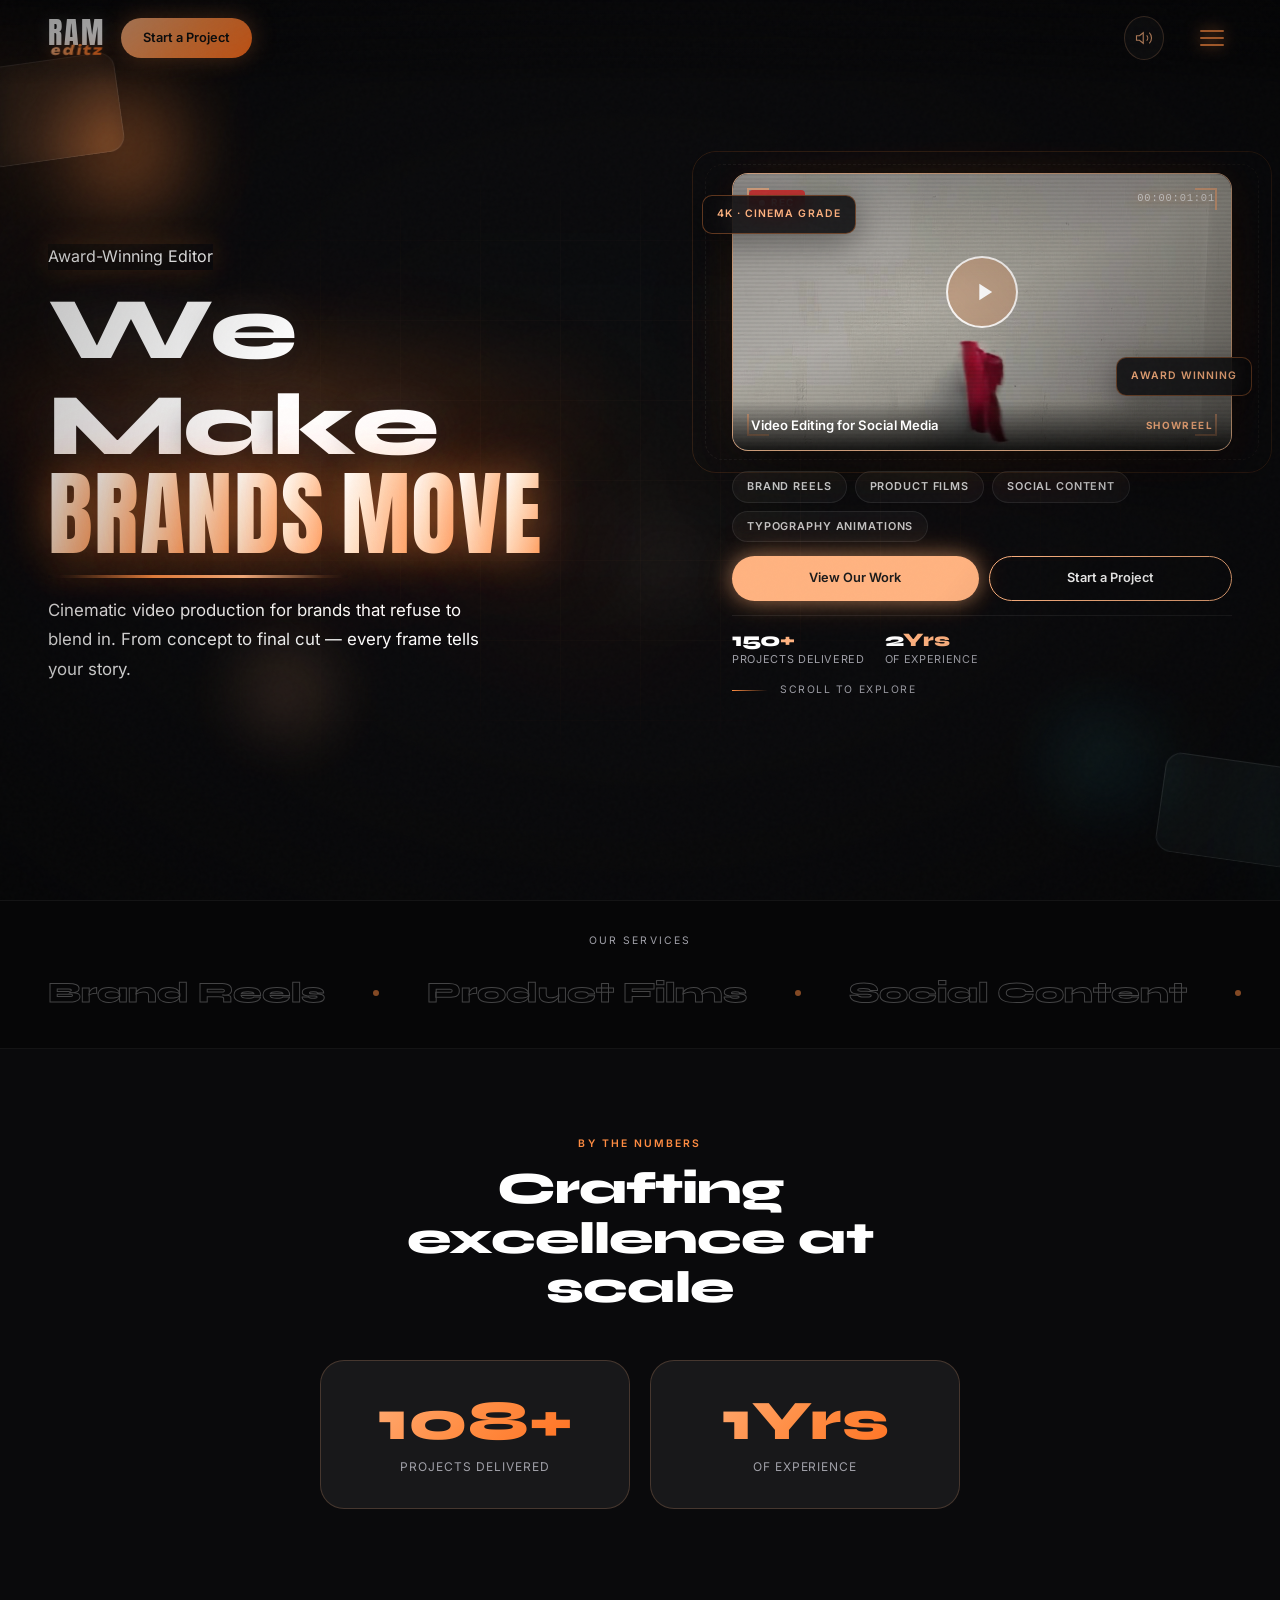
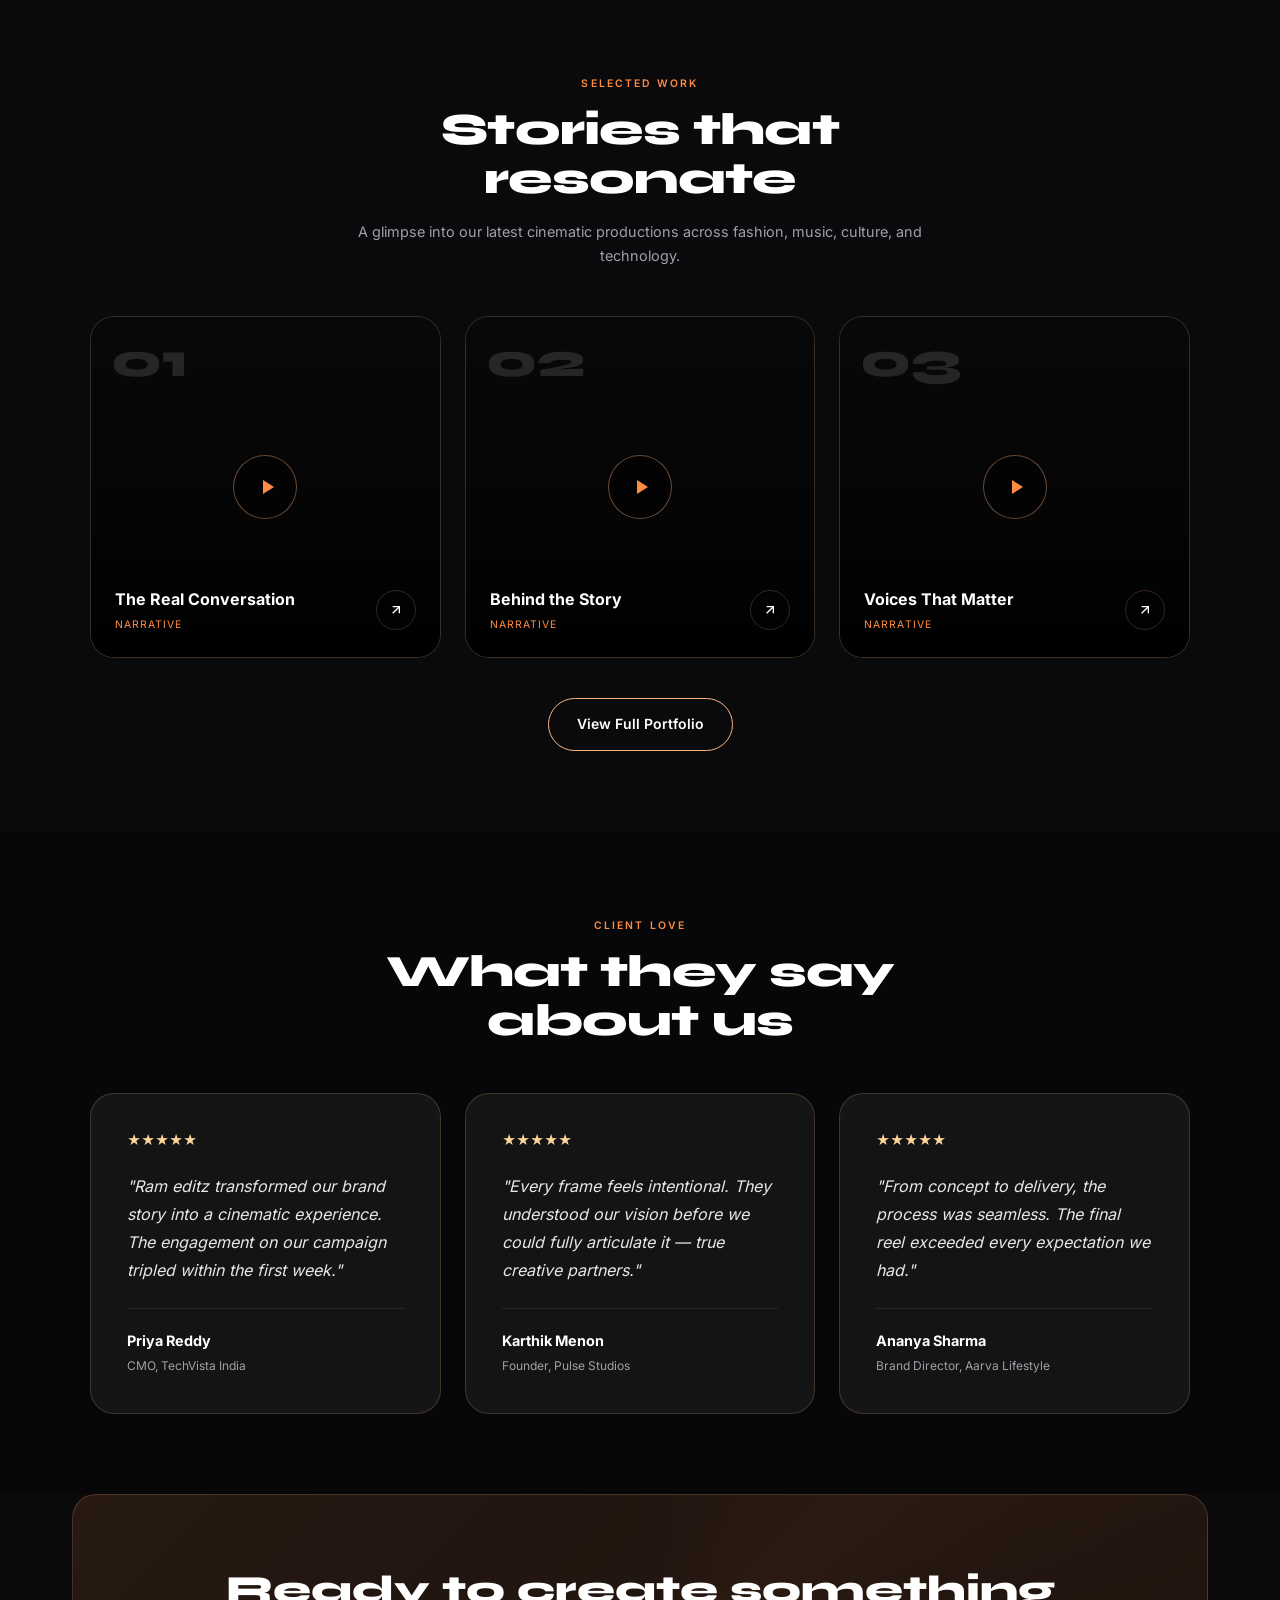
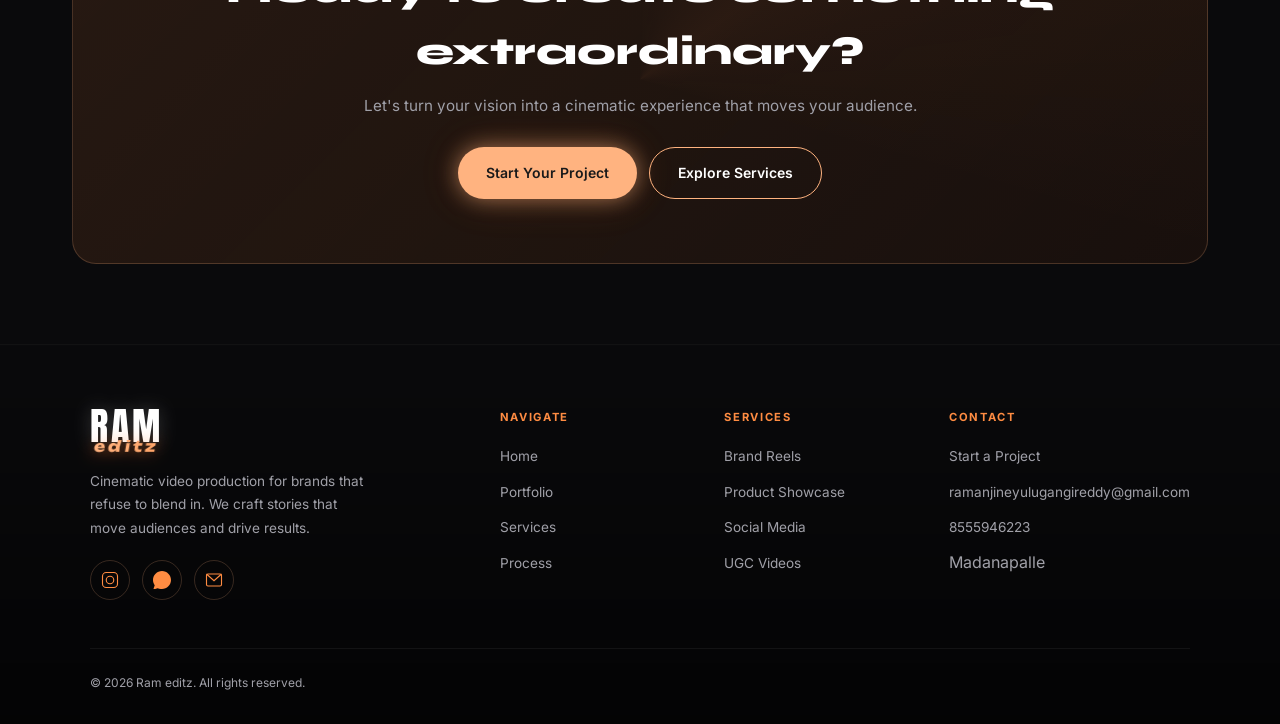
<file: index.html>
<!DOCTYPE html>
<html lang="en">
<head>
  <meta charset="UTF-8">
  <meta name="viewport" content="width=device-width, initial-scale=1.0, viewport-fit=cover">
  <meta name="description" content="Ram editz — Cinematic video production. Brand reels, commercials, music videos, and social content that makes brands move.">
  <meta name="theme-color" content="#0a0a0c">
  <meta property="og:title" content="Ram editz — We Make Brands Move">
  <meta property="og:description" content="Cinematic video production for brands that demand attention.">
  <meta property="og:type" content="website">

  <link rel="icon" href="data:image/svg+xml,<svg xmlns='http://www.w3.org/2000/svg' viewBox='0 0 100 100'><text y='.9em' font-size='90'>🎬</text></svg>">

  <link rel="preload" as="image" href="assets/thumbs/social-media-hero.jpg">

  <link rel="preload"
        as="font"
        type="font/ttf"
        href="assets/fonts/inter-v20-UcCO3FwrK3iLTeHuS_nVMrMxCp50SjIw2boKoduKmMEVuLyfMZg.ttf"
        crossorigin>

  <link rel="preload"
        as="font"
        type="font/ttf"
        href="assets/fonts/syne-v24-8vIS7w4qzmVxsWxjBZRjr0FKM_24vj6k.ttf"
        crossorigin>

  <title>Ram editz — We Make Brands Move</title>

  <link rel="stylesheet" href="css/styles.css">
  <link rel="stylesheet" href="css/premium.css">
  <link rel="stylesheet" href="css/hero.css">
  <link rel="stylesheet" href="css/background-animations.css">
  <link rel="stylesheet" href="css/loader.css">
  <link rel="stylesheet" href="css/responsive.css">


  <!-- NEW HOMEPAGE VIDEO STYLES -->
  <style>

    .featured-grid {
      display: grid;
      grid-template-columns: repeat(3, minmax(0, 1fr));
      gap: 24px;
      width: 100%;
    }

    .home-video-card {
      position: relative;
      width: 100%;
      overflow: hidden;
      border-radius: 12px;
      background: #111;
    }

    .home-video-wrapper {
      position: relative;
      width: 100%;
      aspect-ratio: 16 / 9;
      overflow: hidden;
      border-radius: 12px;
      background: #000;
    }

    .home-video-wrapper iframe {
      width: 100%;
      height: 100%;
      border: 0;
      display: block;
    }

    .home-video-info {
      padding: 18px 4px 8px;
    }

    .home-video-category {
      display: block;
      font-size: 11px;
      letter-spacing: 2px;
      opacity: 0.6;
      margin-bottom: 8px;
    }

    .home-video-title {
      margin: 0;
      font-size: 20px;
      line-height: 1.2;
    }

    @media (max-width: 900px) {

      .featured-grid {
        grid-template-columns: repeat(2, minmax(0, 1fr));
      }

    }

    @media (max-width: 600px) {

      .featured-grid {
        grid-template-columns: 1fr;
      }

    }

  </style>

</head>


<body data-page="home" class="is-loading">

  <div class="grain-overlay" aria-hidden="true"></div>

  <div class="page-loader" id="pageLoader"></div>


  <div class="bg-effects" aria-hidden="true">

    <div class="bokeh bokeh-1"></div>
    <div class="bokeh bokeh-2"></div>
    <div class="bokeh bokeh-3"></div>
    <div class="bokeh bokeh-4"></div>
    <div class="bokeh bokeh-5"></div>

    <div class="glass-corner glass-corner-tl"></div>
    <div class="glass-corner glass-corner-br"></div>

  </div>


  <!-- HEADER -->

  <header class="header">

    <a href="index.html" class="logo">

      <span class="logo-line">Ram</span>
      <span class="logo-line">editz</span>

    </a>


    <a href="contact.html" class="header-cta">
      Start a Project
    </a>


    <button
      class="menu-btn"
      id="menuBtn"
      aria-label="Open menu"
      aria-expanded="false">

      <span></span>
      <span></span>
      <span></span>

    </button>

  </header>


  <!-- NAVIGATION -->

  <nav
    class="nav-overlay"
    id="navOverlay"
    aria-hidden="true">

    <div class="nav-overlay-bg">

      <svg
        class="nav-reel-wireframe"
        viewBox="0 0 400 400"
        fill="none"
        xmlns="http://www.w3.org/2000/svg">

        <circle
          cx="200"
          cy="200"
          r="120"
          stroke="rgba(255,255,255,0.08)"
          stroke-width="2"/>

        <circle
          cx="200"
          cy="200"
          r="90"
          stroke="rgba(255,255,255,0.06)"
          stroke-width="1.5"/>

        <circle
          cx="200"
          cy="200"
          r="60"
          stroke="rgba(255,255,255,0.05)"
          stroke-width="1"/>

        <circle
          cx="200"
          cy="200"
          r="25"
          stroke="rgba(255,255,255,0.1)"
          stroke-width="1.5"/>

        <line
          x1="200"
          y1="80"
          x2="200"
          y2="320"
          stroke="rgba(255,255,255,0.04)"
          stroke-width="1"/>

        <line
          x1="80"
          y1="200"
          x2="320"
          y2="200"
          stroke="rgba(255,255,255,0.04)"
          stroke-width="1"/>

        <rect
          x="140"
          y="140"
          width="120"
          height="120"
          rx="8"
          stroke="rgba(255,255,255,0.06)"
          stroke-width="1"
          transform="rotate(45 200 200)"/>

        <path
          d="M200 80 Q280 120 320 200 Q280 280 200 320 Q120 280 80 200 Q120 120 200 80"
          stroke="rgba(255,140,66,0.15)"
          stroke-width="1"
          fill="none"/>

      </svg>

    </div>


    <button
      class="nav-close"
      id="navClose"
      aria-label="Close menu">
      &times;
    </button>


    <ul class="nav-links">

      <li>
        <a
          href="index.html"
          class="nav-link"
          data-page="home">
          HOME
        </a>
      </li>

      <li>
        <a
          href="portfolio.html"
          class="nav-link"
          data-page="portfolio">
          PORTFOLIO
        </a>
      </li>

      <li>
        <a
          href="services.html"
          class="nav-link"
          data-page="services">
          SERVICES
        </a>
      </li>

      <li>
        <a
          href="process.html"
          class="nav-link"
          data-page="process">
          PROCESS
        </a>
      </li>

      <li>
        <a
          href="contact.html"
          class="nav-link"
          data-page="contact">
          CONTACT
        </a>
      </li>

    </ul>


    <footer class="nav-footer"></footer>

  </nav>


  <!-- MAIN -->

  <main class="home-sections">


    <!-- HERO -->

    <section class="section section-home page-section">

      <div class="hero-premium">

        <div class="hero-inner">


          <div class="hero-head hero-content reveal">

            <div class="hero-badge">

              <span class="hero-badge-dot"></span>

              Award-Winning Editor

            </div>


            <h1
              class="hero-title"
              aria-label="We Make Brands Move">

              <span class="hero-line hero-line-1">

                <span class="hero-word">
                  We
                </span>

                <span class="hero-word">
                  Make
                </span>

              </span>


              <span class="hero-line hero-line-2">

                <span class="hero-word hero-accent">
                  Brands
                </span>

                <span class="hero-word hero-accent">
                  Move
                </span>

              </span>


              <span
                class="hero-title-accent-line"
                aria-hidden="true">
              </span>

            </h1>


            <p class="hero-subtitle">
              Cinematic video production for brands that refuse to blend in.
              From concept to final cut — every frame tells your story.
            </p>

          </div>


          <div class="hero-aside">


            <div class="hero-visual reveal">

              <div
                class="hero-visual-glow"
                aria-hidden="true">
              </div>

              <div
                class="hero-frame-ring"
                aria-hidden="true">
              </div>

              <div id="heroReelMount"></div>


              <div
                class="hero-float-card hero-float-card-1"
                aria-hidden="true">
                4K · Cinema Grade
              </div>


              <div
                class="hero-float-card hero-float-card-2"
                aria-hidden="true">
                Award Winning
              </div>

            </div>


            <div class="hero-actions reveal">

              <div
                class="hero-tags"
                id="heroTagsMount">
              </div>


              <div class="hero-cta">

                <a
                  href="portfolio.html"
                  class="btn btn-primary">
                  View Our Work
                </a>


                <a
                  href="contact.html"
                  class="btn btn-outline">
                  Start a Project
                </a>

              </div>


              <div
                class="hero-mini-stats"
                id="heroStatsMount">
              </div>


              <div class="hero-scroll">

                <span class="hero-scroll-line"></span>

                Scroll to explore

              </div>

            </div>

          </div>

        </div>

      </div>

    </section>


    <!-- CLIENT MARQUEE -->

    <section
      class="marquee-section section-block"
      aria-label="Our services">

      <p class="marquee-label">
        Our Services
      </p>

      <div id="marqueeMount"></div>

    </section>


    <!-- STATS -->

    <section class="stats-section section-block">

      <div class="section-header reveal">

        <span class="section-label">
          By the numbers
        </span>

        <h2 class="section-title">
          Crafting excellence at scale
        </h2>

      </div>


      <div
        class="stats-grid"
        id="statsMount">
      </div>

    </section>


    <!-- FEATURED WORK -->

    <section class="featured-section section-block">


      <div class="section-header reveal">

        <span class="section-label">
          Selected work
        </span>


        <h2 class="section-title">
          Stories that resonate
        </h2>


        <p class="section-desc">
          A glimpse into our latest cinematic productions across fashion,
          music, culture, and technology.
        </p>

      </div>


      <!-- =====================================================
           NEW VIDEOS
           These three videos are displayed directly on HOME PAGE
           ===================================================== -->

      <div
        class="featured-grid"
        id="featuredMount">


        <!-- VIDEO 1 -->

        <article class="home-video-card reveal">

          <div class="home-video-wrapper">

            <iframe
              src="https://player.cloudinary.com/embed/?cloud_name=dekwcqwij&public_id=portfolio_videos%2Ftmw384m273nusccfwsqz"
              title="The Real Conversation"
              allow="autoplay; fullscreen; encrypted-media; picture-in-picture"
              allowfullscreen>
            </iframe>

          </div>


          <div class="home-video-info">

            <span class="home-video-category">
              PODCAST
            </span>


            <h3 class="home-video-title">
              The Real Conversation
            </h3>

          </div>

        </article>


        <!-- VIDEO 2 -->

        <article class="home-video-card reveal">

          <div class="home-video-wrapper">

            <iframe
              src="https://player.cloudinary.com/embed/?cloud_name=dekwcqwij&public_id=portfolio_videos%2Flt2om24yquik20sxjeu6"
              title="Behind the Story"
              allow="autoplay; fullscreen; encrypted-media; picture-in-picture"
              allowfullscreen>
            </iframe>

          </div>


          <div class="home-video-info">

            <span class="home-video-category">
              PODCAST
            </span>


            <h3 class="home-video-title">
              Behind the Story
            </h3>

          </div>

        </article>


        <!-- VIDEO 3 -->

        <article class="home-video-card reveal">

          <div class="home-video-wrapper">

            <iframe
              src="https://player.cloudinary.com/embed/?cloud_name=dekwcqwij&public_id=portfolio_videos%2Frcbke5hit5adq0faocy3"
              title="Voices That Matter"
              allow="autoplay; fullscreen; encrypted-media; picture-in-picture"
              allowfullscreen>
            </iframe>

          </div>


          <div class="home-video-info">

            <span class="home-video-category">
              PODCAST
            </span>


            <h3 class="home-video-title">
              Voices That Matter
            </h3>

          </div>

        </article>


      </div>


      <div
        style="text-align:center;margin-top:40px"
        class="reveal">

        <a
          href="portfolio.html"
          class="btn btn-outline">
          View Full Portfolio
        </a>

      </div>

    </section>


    <!-- TESTIMONIALS -->

    <section class="testimonials-section section-block">

      <div class="section-header reveal">

        <span class="section-label">
          Client love
        </span>


        <h2 class="section-title">
          What they say about us
        </h2>

      </div>


      <div
        class="testimonials-grid"
        id="testimonialsMount">
      </div>

    </section>


    <!-- CTA -->

    <section class="section-block">

      <div class="cta-band reveal">


        <div class="cta-band-content">

          <h2>
            Ready to create something extraordinary?
          </h2>


          <p>
            Let's turn your vision into a cinematic experience that moves your audience.
          </p>


          <div class="cta-band-actions">

            <a
              href="contact.html"
              class="btn btn-primary">
              Start Your Project
            </a>


            <a
              href="services.html"
              class="btn btn-outline">
              Explore Services
            </a>

          </div>

        </div>

      </div>

    </section>


  </main>


  <!-- FOOTER -->

  <div id="footerMount"></div>


  <!-- VIDEO MODAL -->

  <div
    class="video-modal"
    id="videoModal"
    aria-hidden="true"
    role="dialog"
    aria-label="Video player">


    <div
      class="video-modal-backdrop"
      id="videoModalBackdrop">
    </div>


    <div class="video-modal-content">


      <button
        class="video-modal-close"
        id="videoModalClose"
        aria-label="Close video">
        &times;
      </button>


      <h3
        class="video-modal-title"
        id="videoModalTitle">
      </h3>


      <div
        class="video-modal-player"
        id="videoModalPlayer">
      </div>


    </div>

  </div>


  <!-- EXISTING JAVASCRIPT — KEPT -->

  <script src="js/videos.js"></script>

  <script src="js/config.js"></script>

  <script src="js/loader.js"></script>

  <script src="js/video-manager.js"></script>

  <script src="js/feedback.js"></script>

  <script src="js/main.js"></script>

  <script src="js/premium.js"></script>

  <script src="js/background-effects.js"></script>


</body>

</html>
</file>
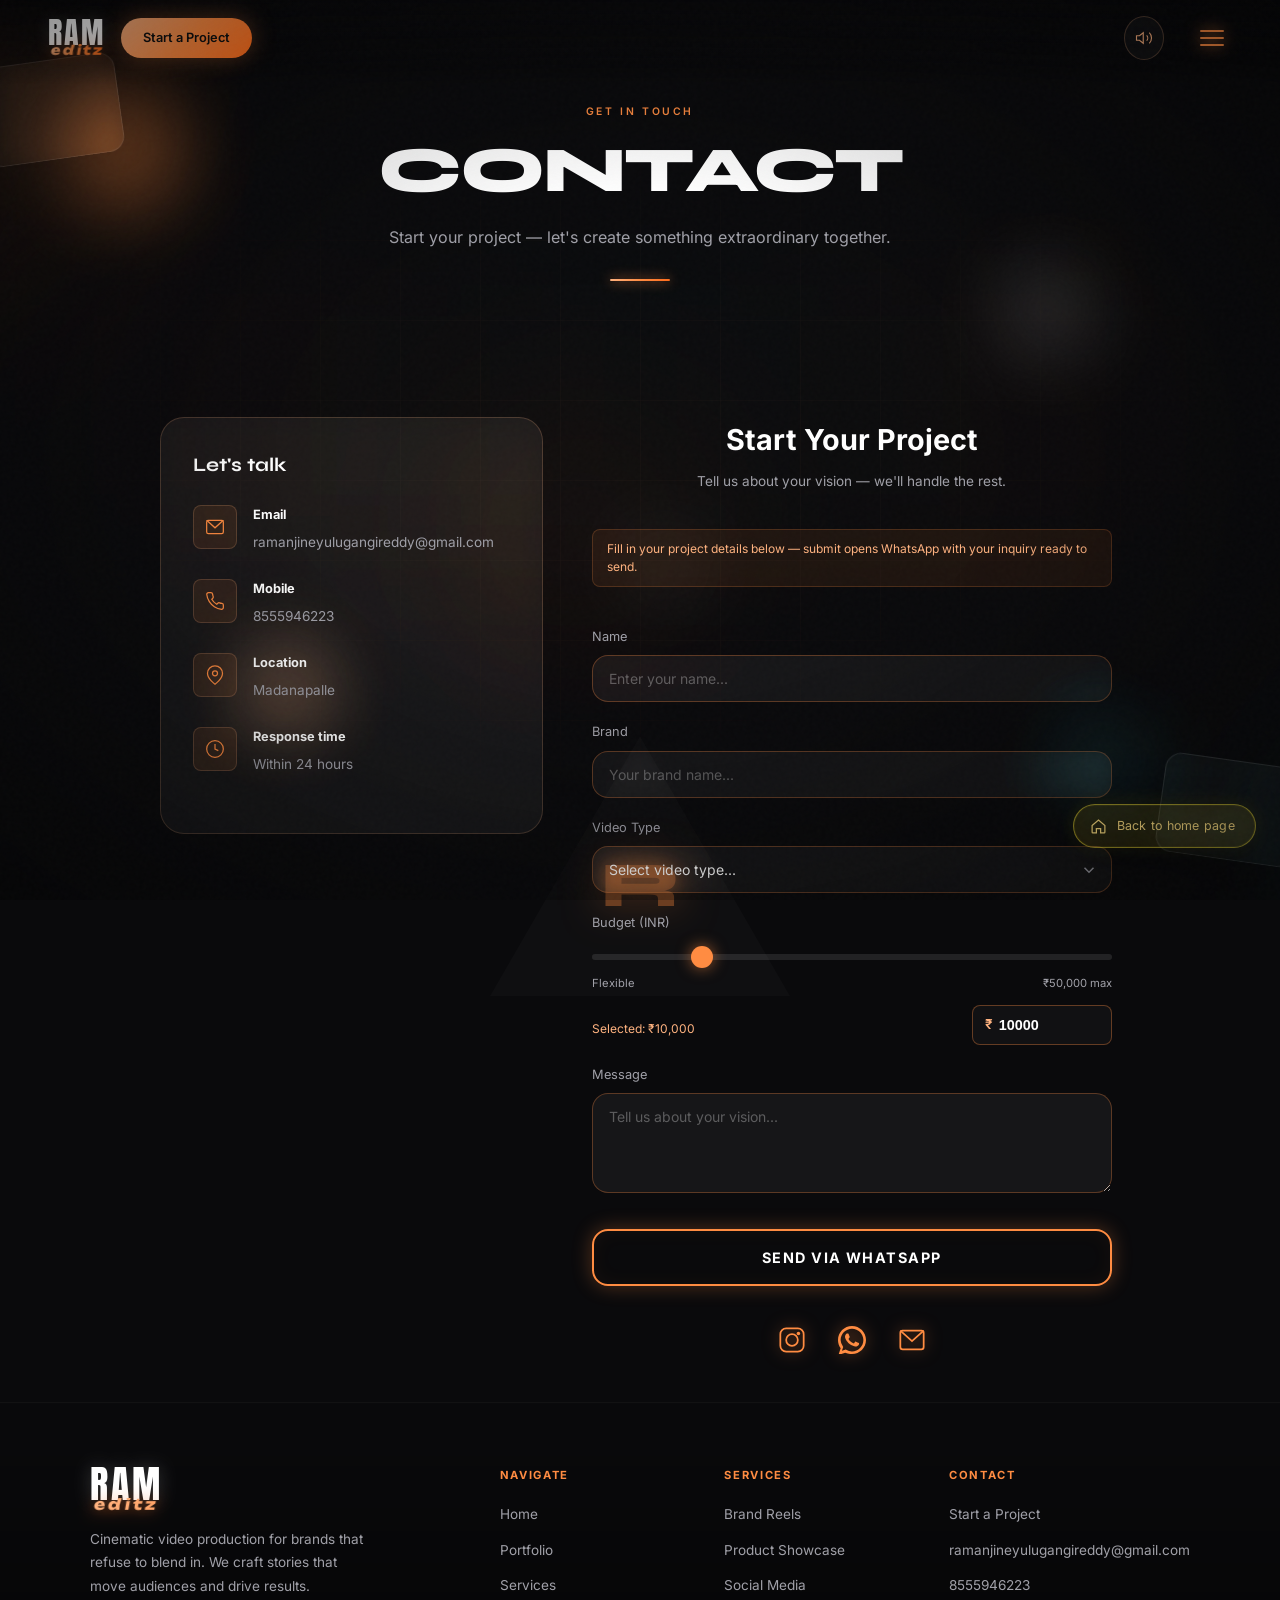
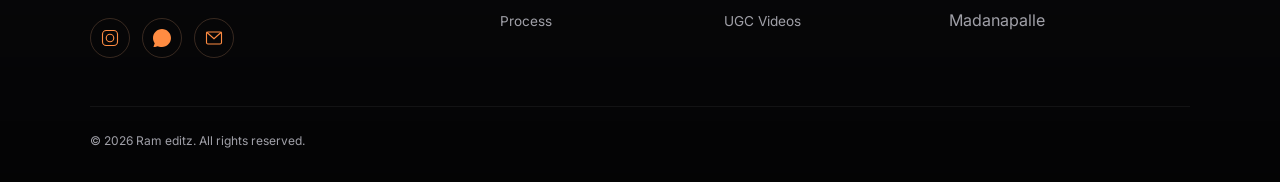
<file: contact.html>
<!DOCTYPE html>
<html lang="en">
<head>
  <meta charset="UTF-8">
  <meta name="viewport" content="width=device-width, initial-scale=1.0, viewport-fit=cover">
  <meta name="description" content="Contact Ram editz — Start your video project. Brand reels, commercials, music videos, and more.">
  <meta name="theme-color" content="#0a0a0c">
  <title>Contact — Ram editz</title>
  <link rel="icon" href="data:image/svg+xml,<svg xmlns='http://www.w3.org/2000/svg' viewBox='0 0 100 100'><text y='.9em' font-size='90'>🎬</text></svg>">
  <link rel="stylesheet" href="css/styles.css">
  <link rel="stylesheet" href="css/premium.css">
  <link rel="stylesheet" href="css/background-animations.css">
  <link rel="stylesheet" href="css/loader.css">
  <link rel="stylesheet" href="css/responsive.css">
</head>
<body data-page="contact" class="is-loading">

  <div class="grain-overlay" aria-hidden="true"></div>

  <div class="page-loader" id="pageLoader"></div>

  <div class="bg-effects" aria-hidden="true">
    <div class="bokeh bokeh-1"></div>
    <div class="bokeh bokeh-2"></div>
    <div class="bokeh bokeh-3"></div>
    <div class="bokeh bokeh-4"></div>
    <div class="bokeh bokeh-5"></div>
    <div class="glass-corner glass-corner-tl"></div>
    <div class="glass-corner glass-corner-br"></div>
  </div>

  <header class="header">
    <a href="index.html" class="logo">
      <span class="logo-line">Ram</span>
      <span class="logo-line">editz</span>
    </a>
    <a href="contact.html" class="header-cta">Start a Project</a>
    <button class="menu-btn" id="menuBtn" aria-label="Open menu" aria-expanded="false">
      <span></span><span></span><span></span>
    </button>
  </header>

  <nav class="nav-overlay" id="navOverlay" aria-hidden="true">
    <div class="nav-overlay-bg">
      <svg class="nav-reel-wireframe" viewBox="0 0 400 400" fill="none" xmlns="http://www.w3.org/2000/svg">
        <circle cx="200" cy="200" r="120" stroke="rgba(255,255,255,0.08)" stroke-width="2"/>
        <circle cx="200" cy="200" r="90" stroke="rgba(255,255,255,0.06)" stroke-width="1.5"/>
        <circle cx="200" cy="200" r="60" stroke="rgba(255,255,255,0.05)" stroke-width="1"/>
        <circle cx="200" cy="200" r="25" stroke="rgba(255,255,255,0.1)" stroke-width="1.5"/>
        <line x1="200" y1="80" x2="200" y2="320" stroke="rgba(255,255,255,0.04)" stroke-width="1"/>
        <line x1="80" y1="200" x2="320" y2="200" stroke="rgba(255,255,255,0.04)" stroke-width="1"/>
        <rect x="140" y="140" width="120" height="120" rx="8" stroke="rgba(255,255,255,0.06)" stroke-width="1" transform="rotate(45 200 200)"/>
        <path d="M200 80 Q280 120 320 200 Q280 280 200 320 Q120 280 80 200 Q120 120 200 80" stroke="rgba(255,140,66,0.15)" stroke-width="1" fill="none"/>
      </svg>
    </div>
    <button class="nav-close" id="navClose" aria-label="Close menu">&times;</button>
    <ul class="nav-links">
      <li><a href="index.html" class="nav-link" data-page="home">HOME</a></li>
      <li><a href="portfolio.html" class="nav-link" data-page="portfolio">PORTFOLIO</a></li>
      <li><a href="services.html" class="nav-link" data-page="services">SERVICES</a></li>
      <li><a href="process.html" class="nav-link" data-page="process">PROCESS</a></li>
      <li><a href="contact.html" class="nav-link" data-page="contact">CONTACT</a></li>
    </ul>
    <footer class="nav-footer"></footer>
  </nav>

  <main>
    <div class="page-hero reveal">
      <p class="page-hero-label">Get in touch</p>
      <h1 class="page-hero-title">CONTACT</h1>
      <p class="page-hero-desc">Start your project — let's create something extraordinary together.</p>
      <div class="page-hero-line"></div>
    </div>
    <section class="section section-contact page-section">
      <div class="contact-bg-visual" aria-hidden="true">
        <div class="pyramid">
          <div class="pyramid-face"></div>
          <div class="pyramid-logo">R</div>
        </div>
      </div>
      <div class="contact-layout reveal">
        <aside class="contact-info-panel">
          <h3>Let's talk</h3>
          <div class="contact-info-item">
            <div class="contact-info-icon"><svg viewBox="0 0 24 24" fill="none" stroke="currentColor" stroke-width="1.5"><rect x="2" y="4" width="20" height="16" rx="2"/><polyline points="2,4 12,13 22,4"/></svg></div>
            <div><strong>Email</strong><span id="contactEmail">ramanjineyulugangireddy@gmail.com</span></div>
          </div>
          <div class="contact-info-item">
            <div class="contact-info-icon"><svg viewBox="0 0 24 24" fill="none" stroke="currentColor" stroke-width="1.5"><path d="M22 16.92v3a2 2 0 01-2.18 2 19.79 19.79 0 01-8.63-3.07 19.5 19.5 0 01-6-6 19.79 19.79 0 01-3.07-8.67A2 2 0 014.11 2h3a2 2 0 012 1.72c.127.96.361 1.903.7 2.81a2 2 0 01-.45 2.11L8.09 9.91a16 16 0 006 6l1.27-1.27a2 2 0 012.11-.45c.907.339 1.85.573 2.81.7A2 2 0 0122 16.92z"/></svg></div>
            <div><strong>Mobile</strong><span id="contactPhone">8555946223</span></div>
          </div>
          <div class="contact-info-item">
            <div class="contact-info-icon"><svg viewBox="0 0 24 24" fill="none" stroke="currentColor" stroke-width="1.5"><path d="M21 10c0 7-9 13-9 13s-9-6-9-13a9 9 0 0118 0z"/><circle cx="12" cy="10" r="3"/></svg></div>
            <div><strong>Location</strong><span id="contactLocation">Madanapalle</span></div>
          </div>
          <div class="contact-info-item">
            <div class="contact-info-icon"><svg viewBox="0 0 24 24" fill="none" stroke="currentColor" stroke-width="1.5"><circle cx="12" cy="12" r="10"/><polyline points="12,6 12,12 16,14"/></svg></div>
            <div><strong>Response time</strong><span>Within 24 hours</span></div>
          </div>
        </aside>
        <div class="contact-container">
        <header class="contact-header">
          <h2>Start Your Project</h2>
          <p>Tell us about your vision — we'll handle the rest.</p>
        </header>
        <form class="contact-form" id="contactForm">
          <div class="form-group">
            <label for="name">Name</label>
            <input type="text" id="name" name="name" placeholder="Enter your name..." required>
          </div>
          <div class="form-group">
            <label for="brand">Brand</label>
            <input type="text" id="brand" name="brand" placeholder="Your brand name...">
          </div>
          <div class="form-group">
            <label for="videoType">Video Type</label>
            <div class="select-wrapper">
              <select id="videoType" name="videoType" required>
                <option value="" disabled selected>Select video type...</option>
                <option value="brand-reel">Brand Reel</option>
                <option value="product">Product Showcase</option>
                <option value="social">Social Media Package</option>
                <option value="ugc">UGC / Testimonial</option>
                <option value="commercial">Commercial</option>
                <option value="music-video">Music Video</option>
                <option value="documentary">Documentary</option>
                <option value="other">Other</option>
              </select>
              <svg class="select-chevron" viewBox="0 0 24 24" fill="none" stroke="currentColor" stroke-width="2"><polyline points="6,9 12,15 18,9"/></svg>
            </div>
          </div>
          <div class="form-group">
            <label for="budget">Budget (INR)</label>
            <input type="range" id="budget" name="budget" min="0" max="50000" value="10000" step="100">
            <div class="budget-labels">
              <span>Flexible</span>
              <span>₹50,000 max</span>
            </div>
            <div class="budget-input-row">
              <p class="budget-selected" id="budgetSelected">Selected: ₹10,000</p>
              <div class="budget-amount-field">
                <span class="budget-currency">₹</span>
                <input type="number" id="budgetAmount" name="budgetAmount" min="0" max="50000" value="10000" step="100" inputmode="numeric" aria-label="Budget amount in rupees">
              </div>
            </div>
          </div>
          <div class="form-group">
            <label for="message">Message</label>
            <textarea id="message" name="message" rows="4" placeholder="Tell us about your vision..." required></textarea>
          </div>
          <button type="submit" class="btn btn-submit">SEND VIA WHATSAPP</button>
        </form>
        <div class="contact-socials">
          <a href="#" aria-label="Checkout our insta page" title="Checkout our insta page">
            <svg viewBox="0 0 24 24" fill="none" stroke="currentColor" stroke-width="1.5"><rect x="2" y="2" width="20" height="20" rx="5"/><circle cx="12" cy="12" r="5"/><circle cx="17.5" cy="6.5" r="1.5" fill="currentColor" stroke="none"/></svg>
          </a>
          <a href="#" aria-label="WhatsApp">
            <svg viewBox="0 0 24 24" fill="currentColor"><path d="M17.472 14.382c-.297-.149-1.758-.867-2.03-.967-.273-.099-.471-.148-.67.15-.197.297-.767.966-.94 1.164-.173.199-.347.223-.644.075-.297-.15-1.255-.463-2.39-1.475-.883-.788-1.48-1.761-1.653-2.059-.173-.297-.018-.458.13-.606.134-.133.298-.347.446-.52.149-.174.198-.298.298-.497.099-.198.05-.371-.025-.52-.075-.149-.669-1.612-.916-2.207-.242-.579-.487-.5-.669-.51-.173-.008-.371-.01-.57-.01-.198 0-.52.074-.792.372-.272.297-1.04 1.016-1.04 2.479 0 1.462 1.065 2.875 1.213 3.074.149.198 2.096 3.2 5.077 4.487.709.306 1.262.489 1.694.625.712.227 1.36.195 1.871.118.571-.085 1.758-.719 2.006-1.413.248-.694.248-1.289.173-1.413-.074-.124-.272-.198-.57-.347z"/><path d="M12 0C5.373 0 0 5.373 0 12c0 2.625.846 5.059 2.284 7.034L.789 23.492a.75.75 0 00.918.918l4.458-1.495A11.945 11.945 0 0012 24c6.627 0 12-5.373 12-12S18.627 0 12 0zm0 21.75a9.714 9.714 0 01-4.978-1.378l-.357-.212-3.292 1.103 1.103-3.292-.212-.357A9.714 9.714 0 012.25 12C2.25 6.615 6.615 2.25 12 2.25S21.75 6.615 21.75 12 17.385 21.75 12 21.75z"/></svg>
          </a>
          <a href="mailto:ramanjineyulugangireddy@gmail.com" aria-label="Email">
            <svg viewBox="0 0 24 24" fill="none" stroke="currentColor" stroke-width="1.5"><rect x="2" y="4" width="20" height="16" rx="2"/><polyline points="2,4 12,13 22,4"/></svg>
          </a>
        </div>
        </div>
      </div>
    </section>
  </main>

  <div id="footerMount"></div>

  <script src="js/config.js"></script>
  <script src="js/loader.js"></script>
  <script src="js/feedback.js"></script>
  <script src="js/main.js"></script>
  <script src="js/premium.js"></script>
  <script src="js/background-effects.js"></script>
</body>
</html>
</file>
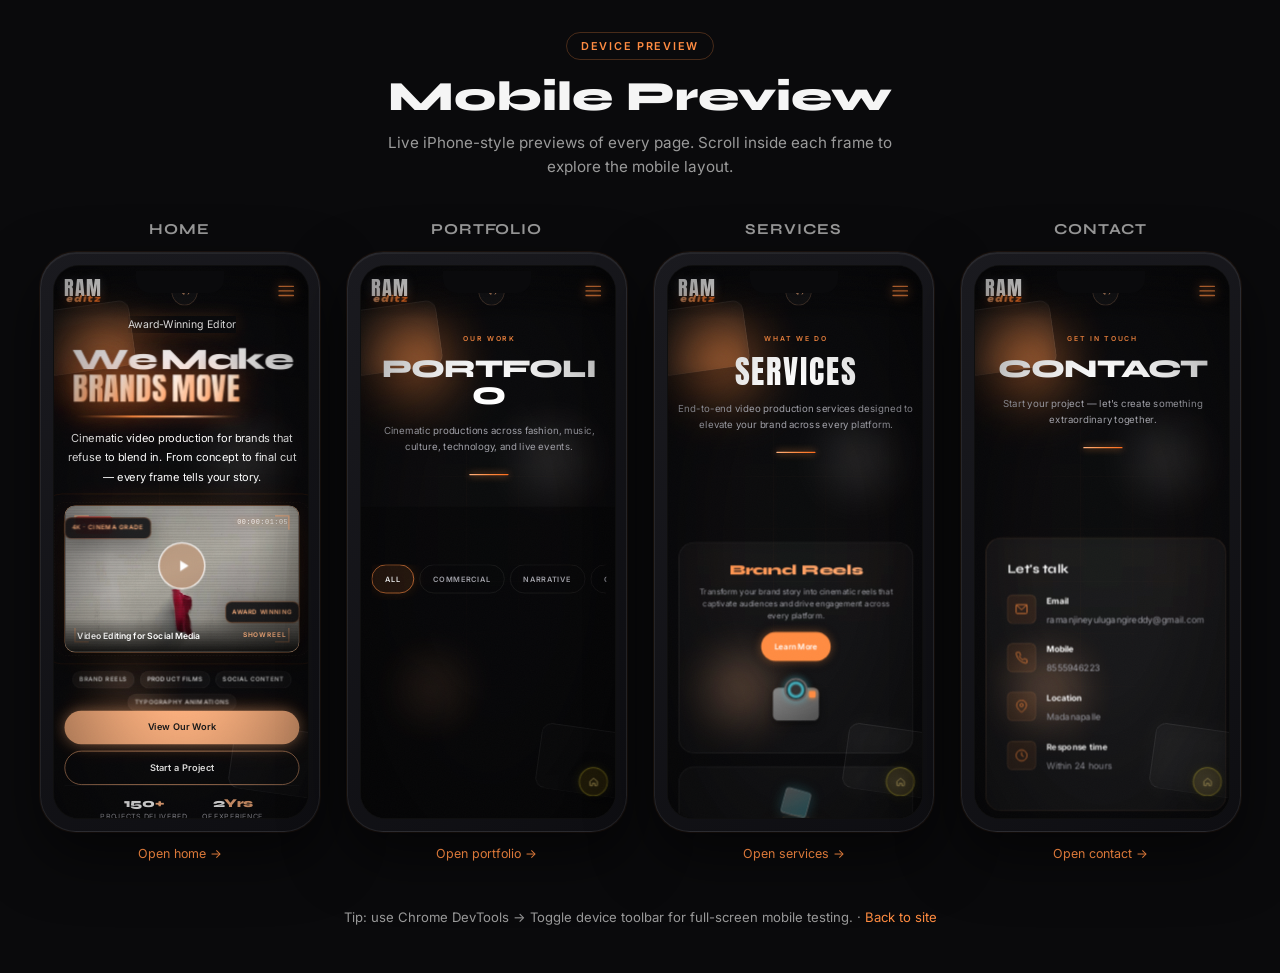
<file: mobile-preview.html>
<!DOCTYPE html>
<html lang="en">
<head>
  <meta charset="UTF-8">
  <meta name="viewport" content="width=device-width, initial-scale=1.0">
  <title>Ram editz — Mobile Preview</title>
  <link rel="stylesheet" href="css/fonts.css">
  <style>
    :root {
      --bg: #0a0a0c;
      --surface: #121216;
      --border: rgba(255, 140, 66, 0.25);
      --orange: #ff8c42;
      --text: #f5f5f5;
      --muted: #9a9a9a;
    }

    * { box-sizing: border-box; margin: 0; padding: 0; }

    body {
      font-family: 'Inter', system-ui, sans-serif;
      background: var(--bg);
      color: var(--text);
      min-height: 100vh;
      padding: 32px 20px 48px;
    }

    .preview-header {
      max-width: 1200px;
      margin: 0 auto 40px;
      text-align: center;
    }

    .preview-label {
      display: inline-block;
      margin-bottom: 12px;
      padding: 6px 14px;
      font-size: 0.68rem;
      font-weight: 600;
      letter-spacing: 0.16em;
      text-transform: uppercase;
      color: var(--orange);
      border: 1px solid var(--border);
      border-radius: 999px;
    }

    .preview-header h1 {
      font-family: 'Syne', sans-serif;
      font-size: clamp(1.8rem, 5vw, 2.6rem);
      font-weight: 800;
      margin-bottom: 10px;
    }

    .preview-header p {
      color: var(--muted);
      font-size: 0.95rem;
      max-width: 520px;
      margin: 0 auto;
      line-height: 1.6;
    }

    .preview-grid {
      display: grid;
      grid-template-columns: repeat(auto-fit, minmax(260px, 1fr));
      gap: 36px 28px;
      max-width: 1200px;
      margin: 0 auto;
    }

    .preview-item {
      display: flex;
      flex-direction: column;
      align-items: center;
      gap: 14px;
    }

    .preview-item h2 {
      font-family: 'Syne', sans-serif;
      font-size: 0.95rem;
      font-weight: 700;
      letter-spacing: 0.06em;
      text-transform: uppercase;
      color: var(--muted);
    }

    .phone {
      position: relative;
      width: 280px;
      padding: 12px;
      border-radius: 36px;
      background: linear-gradient(145deg, #1a1a1f 0%, #0e0e12 100%);
      border: 1px solid rgba(255, 255, 255, 0.08);
      box-shadow:
        0 24px 60px rgba(0, 0, 0, 0.55),
        0 0 0 1px rgba(255, 140, 66, 0.08),
        inset 0 1px 0 rgba(255, 255, 255, 0.06);
    }

    .phone-notch {
      position: absolute;
      top: 18px;
      left: 50%;
      transform: translateX(-50%);
      width: 88px;
      height: 22px;
      border-radius: 0 0 14px 14px;
      background: #0a0a0c;
      z-index: 3;
      pointer-events: none;
    }

    .phone-screen {
      position: relative;
      width: 256px;
      height: 554px;
      border-radius: 26px;
      overflow: hidden;
      background: #000;
      border: 1px solid rgba(255, 255, 255, 0.06);
    }

    .phone-screen iframe {
      width: 390px;
      height: 844px;
      border: 0;
      transform: scale(0.656);
      transform-origin: top left;
      pointer-events: auto;
      background: #0a0a0c;
    }

    .preview-link {
      font-size: 0.78rem;
      color: var(--orange);
      text-decoration: none;
      opacity: 0.85;
      transition: opacity 0.2s ease;
    }

    .preview-link:hover { opacity: 1; }

    .preview-footer {
      max-width: 1200px;
      margin: 48px auto 0;
      text-align: center;
      color: var(--muted);
      font-size: 0.82rem;
    }

    .preview-footer a {
      color: var(--orange);
      text-decoration: none;
    }

    @media (max-width: 600px) {
      body { padding: 24px 12px 36px; }
      .phone { width: min(280px, 100%); }
      .phone-screen { width: 100%; max-width: 256px; margin: 0 auto; }
    }
  </style>
</head>
<body>
  <header class="preview-header">
    <span class="preview-label">Device preview</span>
    <h1>Mobile Preview</h1>
    <p>Live iPhone-style previews of every page. Scroll inside each frame to explore the mobile layout.</p>
  </header>

  <div class="preview-grid">
    <article class="preview-item">
      <h2>Home</h2>
      <div class="phone">
        <div class="phone-notch" aria-hidden="true"></div>
        <div class="phone-screen">
          <iframe src="index.html" title="Home mobile preview" loading="lazy"></iframe>
        </div>
      </div>
      <a class="preview-link" href="index.html">Open home →</a>
    </article>

    <article class="preview-item">
      <h2>Portfolio</h2>
      <div class="phone">
        <div class="phone-notch" aria-hidden="true"></div>
        <div class="phone-screen">
          <iframe src="portfolio.html" title="Portfolio mobile preview" loading="lazy"></iframe>
        </div>
      </div>
      <a class="preview-link" href="portfolio.html">Open portfolio →</a>
    </article>

    <article class="preview-item">
      <h2>Services</h2>
      <div class="phone">
        <div class="phone-notch" aria-hidden="true"></div>
        <div class="phone-screen">
          <iframe src="services.html" title="Services mobile preview" loading="lazy"></iframe>
        </div>
      </div>
      <a class="preview-link" href="services.html">Open services →</a>
    </article>

    <article class="preview-item">
      <h2>Contact</h2>
      <div class="phone">
        <div class="phone-notch" aria-hidden="true"></div>
        <div class="phone-screen">
          <iframe src="contact.html" title="Contact mobile preview" loading="lazy"></iframe>
        </div>
      </div>
      <a class="preview-link" href="contact.html">Open contact →</a>
    </article>
  </div>

  <footer class="preview-footer">
    Tip: use Chrome DevTools → Toggle device toolbar for full-screen mobile testing.
    · <a href="index.html">Back to site</a>
  </footer>
</body>
</html>
</file>
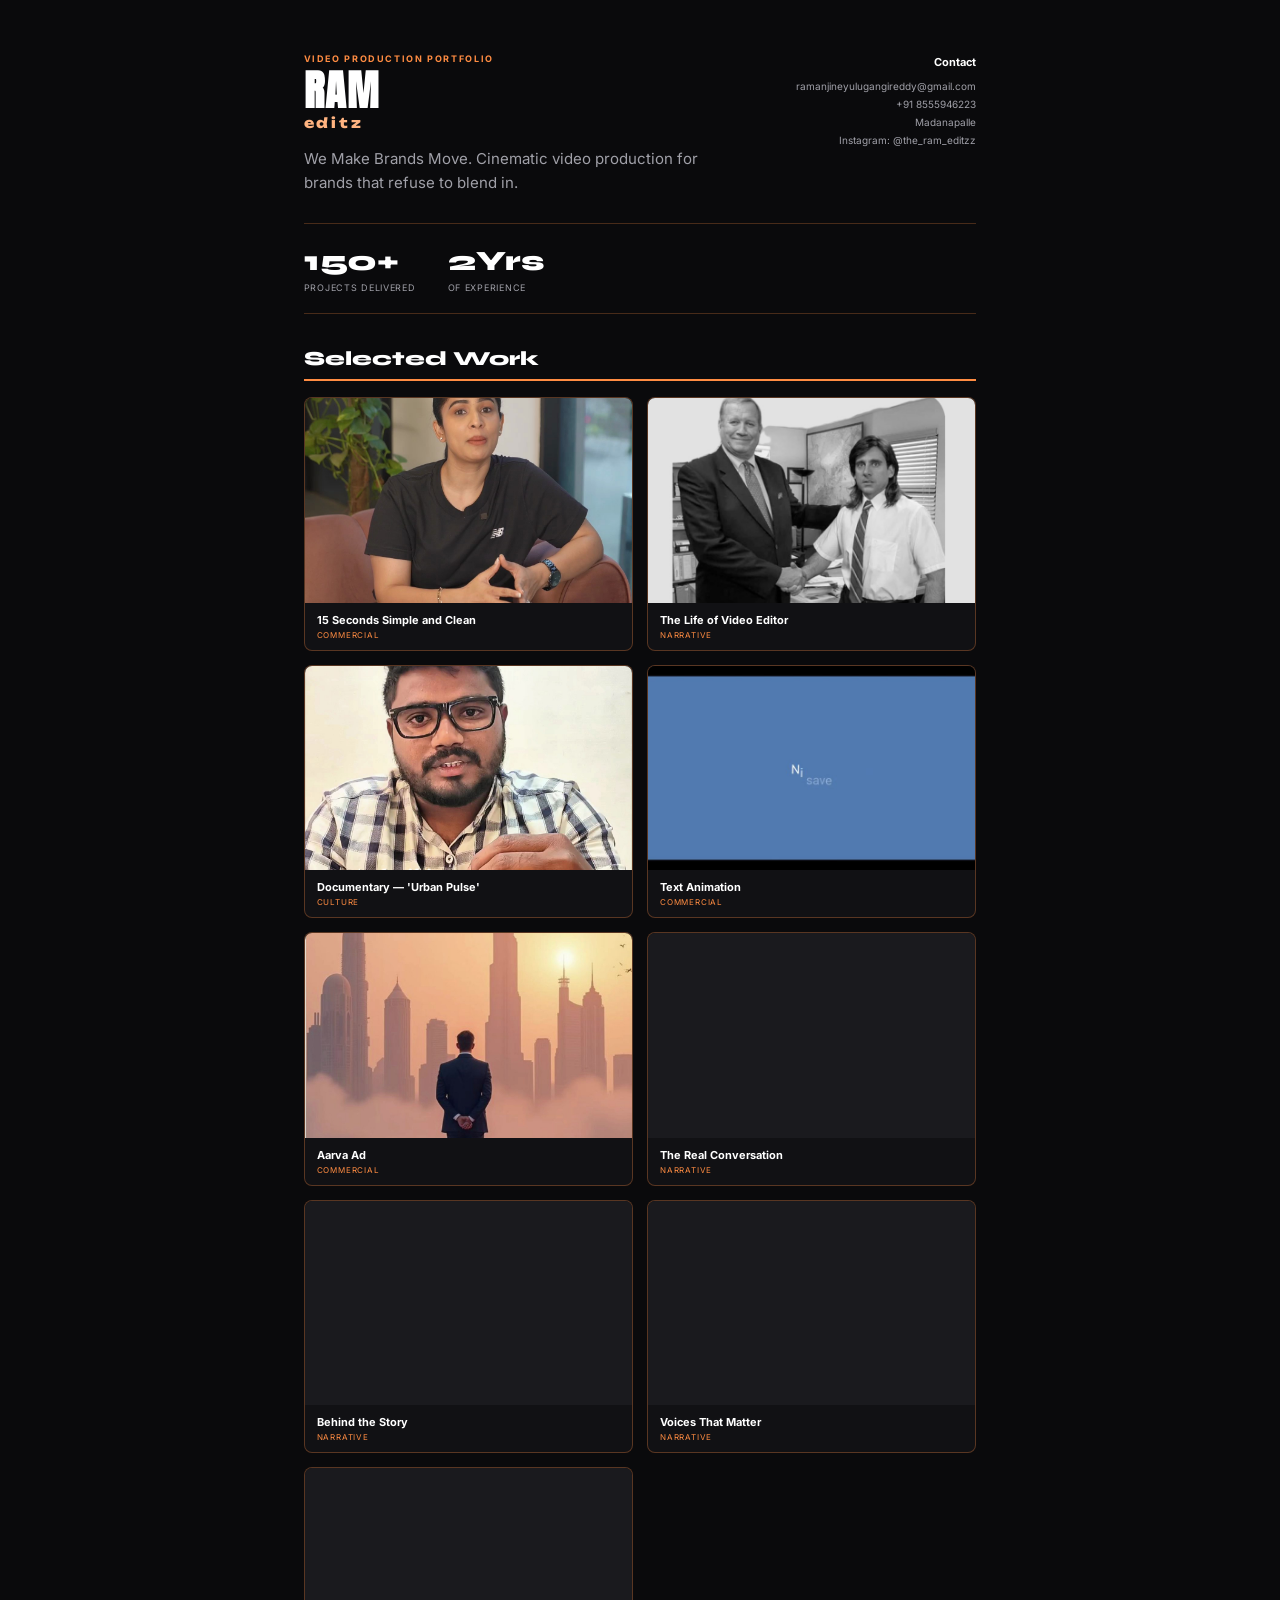
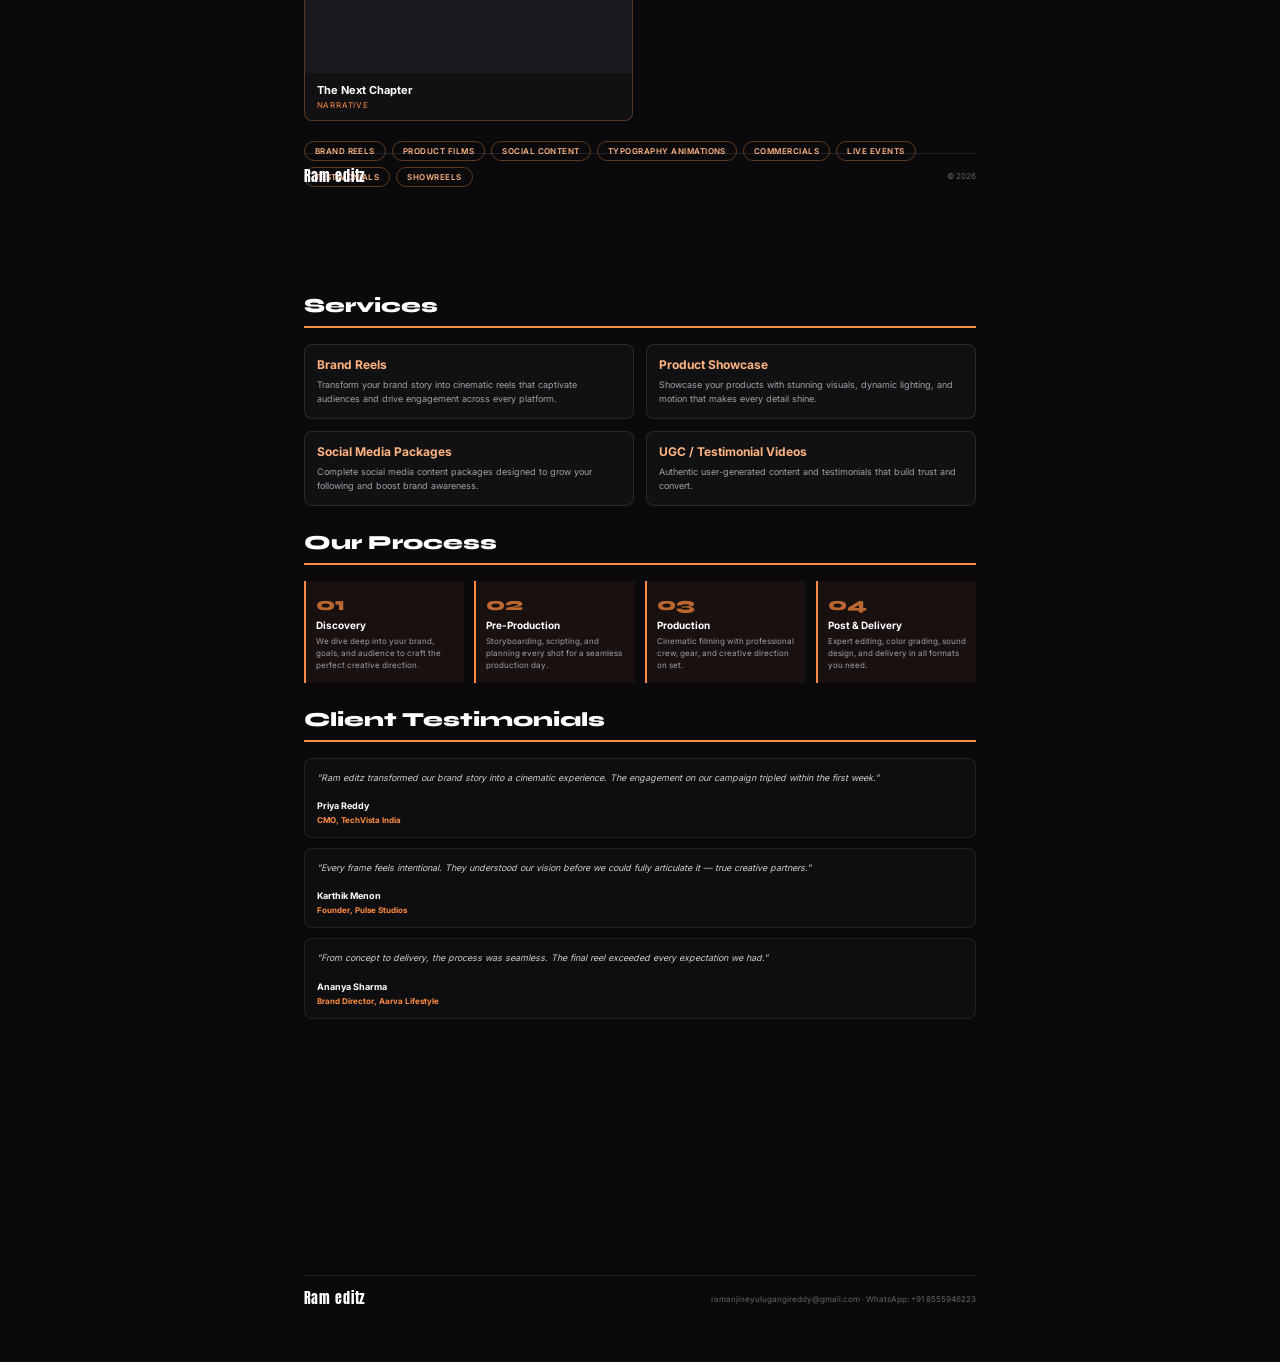
<file: portfolio-pdf.html>
<!DOCTYPE html>
<html lang="en">
<head>
  <meta charset="UTF-8">
  <title>Ram editz — Portfolio PDF</title>
  <link rel="stylesheet" href="css/fonts.css">
  <link rel="stylesheet" href="css/portfolio-pdf.css">
</head>
<body>
  <div class="pdf-doc" id="pdfDoc"></div>

  <script src="js/config.js"></script>
  <script src="js/videos.js"></script>
  <script>
    (function () {
      var config = window.RAM_EDITZ_CONFIG || {};
      var videos = (window.RAM_EDITZ_VIDEOS && window.RAM_EDITZ_VIDEOS.portfolio) || [];
      var esc = config.escapeHtml;

      var activeVideos = videos.filter(function (v) { return v.enabled !== false; });
      var statsHtml = (config.stats || []).map(function (s) {
        return (
          '<div><div class="pdf-stat-value">' + esc(String(s.value) + (s.suffix || '')) + '</div>' +
          '<div class="pdf-stat-label">' + esc(s.label) + '</div></div>'
        );
      }).join('');

      var workHtml = activeVideos.map(function (v) {
        var thumb = v.thumbnail ? ' style="background-image:url(' + esc(v.thumbnail) + ')"' : '';
        return (
          '<article class="pdf-work-card">' +
            '<div class="pdf-work-thumb"' + thumb + '></div>' +
            '<div class="pdf-work-body">' +
              '<h3>' + esc(v.title) + '</h3>' +
              '<p>' + esc(v.category || 'OTHER') + '</p>' +
            '</div>' +
          '</article>'
        );
      }).join('');

      var tagsHtml = (config.marqueeServices || []).slice(0, 8).map(function (t) {
        return '<span class="pdf-tag">' + esc(t) + '</span>';
      }).join('');

      var testimonialsHtml = (config.testimonials || []).map(function (t) {
        return (
          '<blockquote class="pdf-quote">' +
            '<p>"' + esc(t.quote) + '"</p>' +
            '<cite>' + esc(t.author) + '<span>' + esc(t.role) + '</span></cite>' +
          '</blockquote>'
        );
      }).join('');

      var year = new Date().getFullYear();

      document.getElementById('pdfDoc').innerHTML =
        '<section class="pdf-page">' +
          '<div class="pdf-hero-row">' +
            '<div>' +
              '<p class="pdf-label">Video Production Portfolio</p>' +
              '<h1 class="pdf-title">' + esc(config.logoLine1 || 'Ram') + '</h1>' +
              '<p class="pdf-subtitle">' + esc(config.logoLine2 || 'editz') + '</p>' +
              '<p class="pdf-tagline">' + esc(config.tagline || '') + '. Cinematic video production for brands that refuse to blend in.</p>' +
            '</div>' +
            '<div class="pdf-contact-block">' +
              '<strong>Contact</strong>' +
              esc(config.email || '') + '<br>' +
              '+91 ' + esc(config.phone || '') + '<br>' +
              esc(config.location || '') + '<br>' +
              'Instagram: @the_ram_editzz' +
            '</div>' +
          '</div>' +
          '<div class="pdf-stats">' + statsHtml + '</div>' +
          '<h2 class="pdf-section-title">Selected Work</h2>' +
          '<div class="pdf-grid">' + workHtml + '</div>' +
          '<div class="pdf-tags">' + tagsHtml + '</div>' +
          '<footer class="pdf-footer">' +
            '<span class="pdf-footer-brand">' + esc(config.siteName || 'Ram editz') + '</span>' +
            '<span>&copy; ' + year + '</span>' +
          '</footer>' +
        '</section>' +

        '<section class="pdf-page">' +
          '<h2 class="pdf-section-title">Services</h2>' +
          '<div class="pdf-services">' +
            '<div class="pdf-service"><h3>Brand Reels</h3><p>Transform your brand story into cinematic reels that captivate audiences and drive engagement across every platform.</p></div>' +
            '<div class="pdf-service"><h3>Product Showcase</h3><p>Showcase your products with stunning visuals, dynamic lighting, and motion that makes every detail shine.</p></div>' +
            '<div class="pdf-service"><h3>Social Media Packages</h3><p>Complete social media content packages designed to grow your following and boost brand awareness.</p></div>' +
            '<div class="pdf-service"><h3>UGC / Testimonial Videos</h3><p>Authentic user-generated content and testimonials that build trust and convert.</p></div>' +
          '</div>' +
          '<h2 class="pdf-section-title">Our Process</h2>' +
          '<div class="pdf-process">' +
            '<div class="pdf-step"><div class="pdf-step-num">01</div><h3>Discovery</h3><p>We dive deep into your brand, goals, and audience to craft the perfect creative direction.</p></div>' +
            '<div class="pdf-step"><div class="pdf-step-num">02</div><h3>Pre-Production</h3><p>Storyboarding, scripting, and planning every shot for a seamless production day.</p></div>' +
            '<div class="pdf-step"><div class="pdf-step-num">03</div><h3>Production</h3><p>Cinematic filming with professional crew, gear, and creative direction on set.</p></div>' +
            '<div class="pdf-step"><div class="pdf-step-num">04</div><h3>Post & Delivery</h3><p>Expert editing, color grading, sound design, and delivery in all formats you need.</p></div>' +
          '</div>' +
          '<h2 class="pdf-section-title">Client Testimonials</h2>' +
          '<div class="pdf-testimonials">' + testimonialsHtml + '</div>' +
          '<footer class="pdf-footer">' +
            '<span class="pdf-footer-brand">' + esc(config.siteName || 'Ram editz') + '</span>' +
            '<span>' + esc(config.email || '') + ' · WhatsApp: +91 ' + esc(config.phone || '') + '</span>' +
          '</footer>' +
        '</section>';

      document.title = (config.siteName || 'Ram editz') + ' — Portfolio';
    })();
  </script>
</body>
</html>
</file>
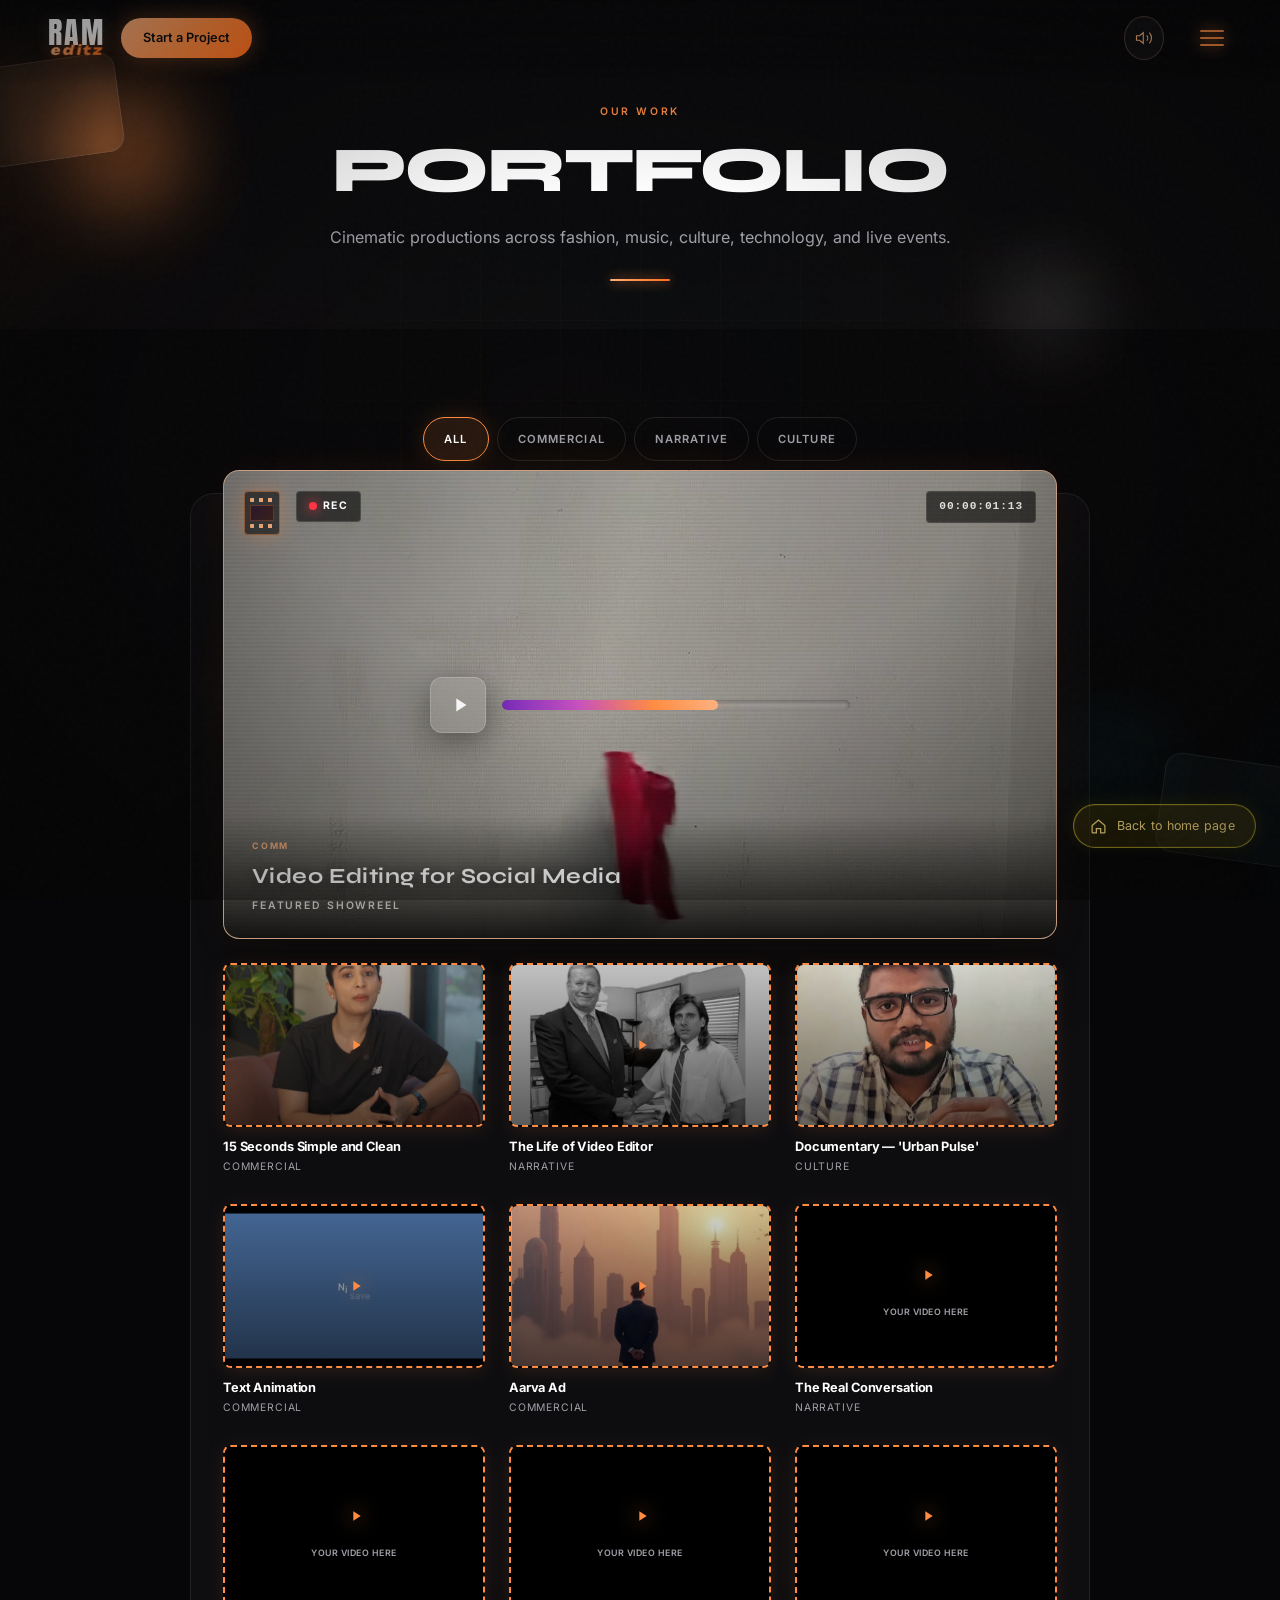
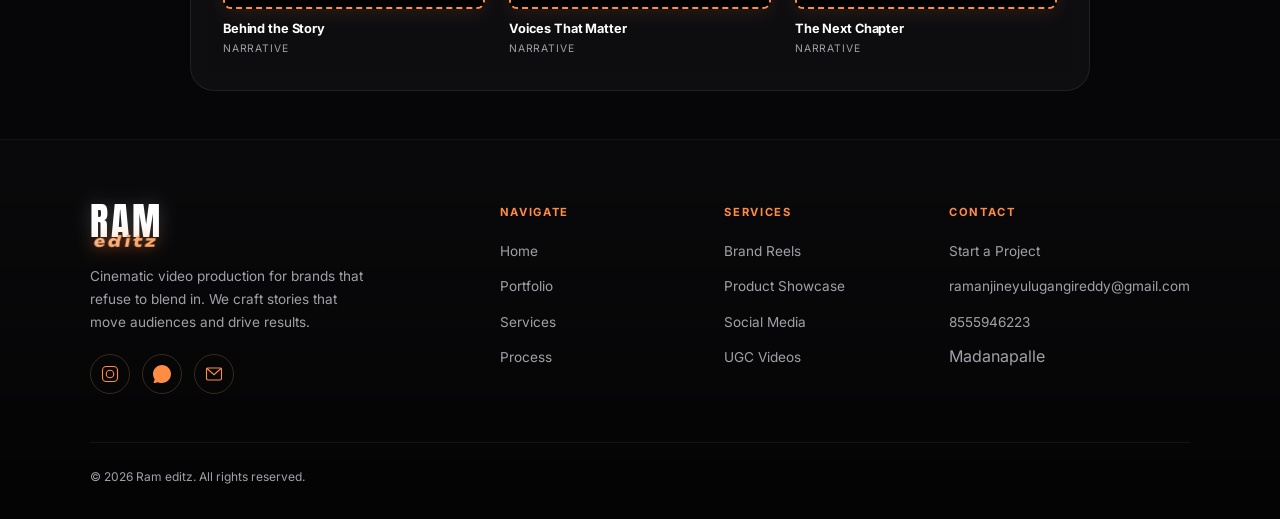
<file: portfolio.html>
<!DOCTYPE html>
<html lang="en">
<head>
  <meta charset="UTF-8">
  <meta name="viewport" content="width=device-width, initial-scale=1.0, viewport-fit=cover">
  <meta name="description" content="Ram editz Portfolio — Brand campaigns, music videos, commercials, documentaries, and live event coverage.">
  <meta name="theme-color" content="#0a0a0c">
  <title>Portfolio — Ram editz</title>
  <link rel="icon" href="data:image/svg+xml,<svg xmlns='http://www.w3.org/2000/svg' viewBox='0 0 100 100'><text y='.9em' font-size='90'>🎬</text></svg>">
  <link rel="stylesheet" href="css/styles.css">
  <link rel="stylesheet" href="css/premium.css">
  <link rel="stylesheet" href="css/background-animations.css">
  <link rel="stylesheet" href="css/loader.css">
  <link rel="stylesheet" href="css/featured-reel.css">
  <link rel="stylesheet" href="css/responsive.css">
</head>
<body data-page="portfolio" class="is-loading">

  <div class="grain-overlay" aria-hidden="true"></div>

  <div class="page-loader" id="pageLoader"></div>

  <div class="bg-effects" aria-hidden="true">
    <div class="bokeh bokeh-1"></div>
    <div class="bokeh bokeh-2"></div>
    <div class="bokeh bokeh-3"></div>
    <div class="bokeh bokeh-4"></div>
    <div class="bokeh bokeh-5"></div>
    <div class="glass-corner glass-corner-tl"></div>
    <div class="glass-corner glass-corner-br"></div>
  </div>

  <header class="header">
    <a href="index.html" class="logo">
      <span class="logo-line">Ram</span>
      <span class="logo-line">editz</span>
    </a>
    <a href="contact.html" class="header-cta">Start a Project</a>
    <button class="menu-btn" id="menuBtn" aria-label="Open menu" aria-expanded="false">
      <span></span><span></span><span></span>
    </button>
  </header>

  <nav class="nav-overlay" id="navOverlay" aria-hidden="true">
    <div class="nav-overlay-bg">
      <svg class="nav-reel-wireframe" viewBox="0 0 400 400" fill="none" xmlns="http://www.w3.org/2000/svg">
        <circle cx="200" cy="200" r="120" stroke="rgba(255,255,255,0.08)" stroke-width="2"/>
        <circle cx="200" cy="200" r="90" stroke="rgba(255,255,255,0.06)" stroke-width="1.5"/>
        <circle cx="200" cy="200" r="60" stroke="rgba(255,255,255,0.05)" stroke-width="1"/>
        <circle cx="200" cy="200" r="25" stroke="rgba(255,255,255,0.1)" stroke-width="1.5"/>
        <line x1="200" y1="80" x2="200" y2="320" stroke="rgba(255,255,255,0.04)" stroke-width="1"/>
        <line x1="80" y1="200" x2="320" y2="200" stroke="rgba(255,255,255,0.04)" stroke-width="1"/>
        <rect x="140" y="140" width="120" height="120" rx="8" stroke="rgba(255,255,255,0.06)" stroke-width="1" transform="rotate(45 200 200)"/>
        <path d="M200 80 Q280 120 320 200 Q280 280 200 320 Q120 280 80 200 Q120 120 200 80" stroke="rgba(255,140,66,0.15)" stroke-width="1" fill="none"/>
      </svg>
    </div>
    <button class="nav-close" id="navClose" aria-label="Close menu">&times;</button>
    <ul class="nav-links">
      <li><a href="index.html" class="nav-link" data-page="home">HOME</a></li>
      <li><a href="portfolio.html" class="nav-link" data-page="portfolio">PORTFOLIO</a></li>
      <li><a href="services.html" class="nav-link" data-page="services">SERVICES</a></li>
      <li><a href="process.html" class="nav-link" data-page="process">PROCESS</a></li>
      <li><a href="contact.html" class="nav-link" data-page="contact">CONTACT</a></li>
    </ul>
    <footer class="nav-footer"></footer>
  </nav>

  <main>
    <div class="page-hero reveal">
      <p class="page-hero-label">Our Work</p>
      <h1 class="page-hero-title">PORTFOLIO</h1>
      <p class="page-hero-desc">Cinematic productions across fashion, music, culture, technology, and live events.</p>
      <div class="page-hero-line"></div>
    </div>
    <section class="section section-portfolio page-section">
      <div class="portfolio-filters reveal" id="portfolioFilters"></div>
      <div class="portfolio-container reveal">
        <div id="featuredReelMount"></div>
        <div class="video-grid" id="videoGrid"></div>
      </div>
    </section>
  </main>

  <div id="footerMount"></div>

  <div class="video-modal" id="videoModal" aria-hidden="true" role="dialog" aria-label="Video player">
    <div class="video-modal-backdrop" id="videoModalBackdrop"></div>
    <div class="video-modal-content">
      <button class="video-modal-close" id="videoModalClose" aria-label="Close video">&times;</button>
      <h3 class="video-modal-title" id="videoModalTitle"></h3>
      <div class="video-modal-player" id="videoModalPlayer"></div>
    </div>
  </div>

  <script src="js/videos.js"></script>
  <script src="js/config.js"></script>
  <script src="js/loader.js"></script>
  <script src="js/video-manager.js"></script>
  <script src="js/feedback.js"></script>
  <script src="js/main.js"></script>
  <script src="js/premium.js"></script>
  <script src="js/background-effects.js"></script>
</body>
</html>
</file>
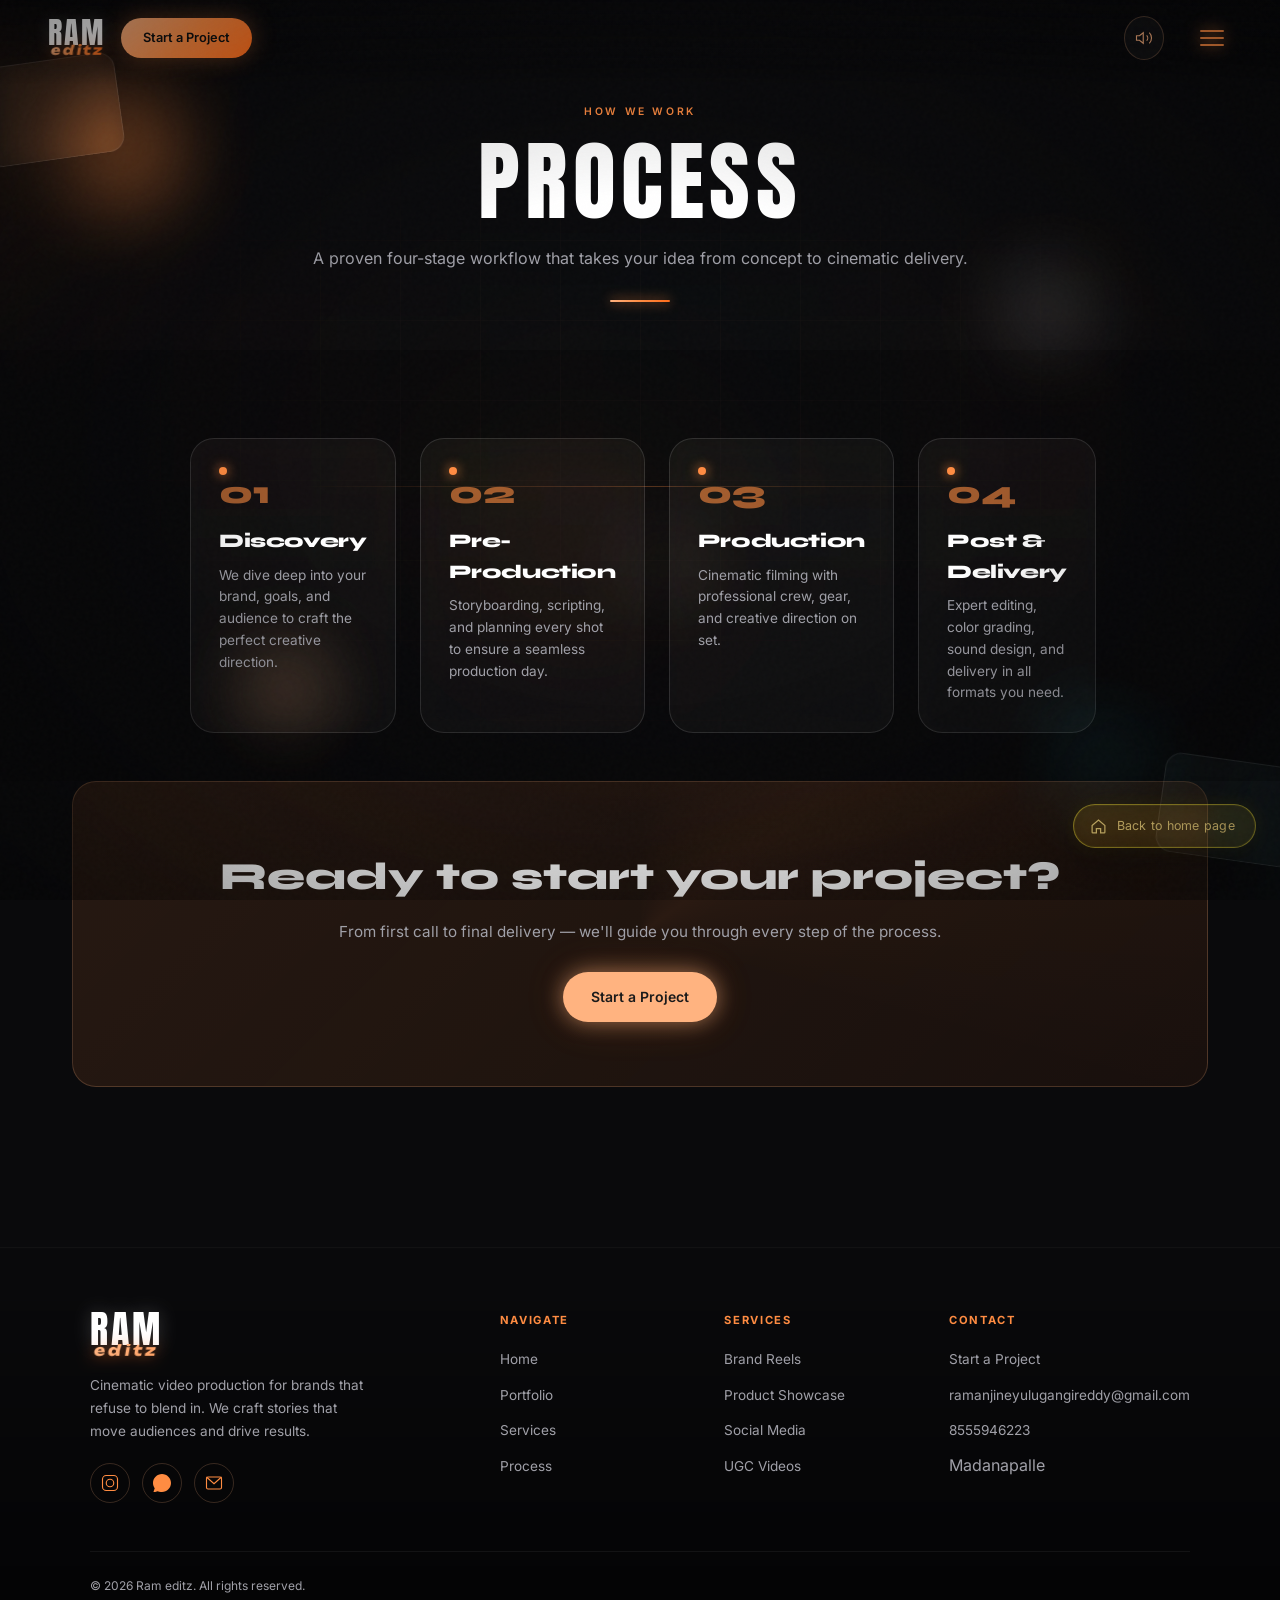
<file: process.html>
<!DOCTYPE html>
<html lang="en">
<head>
  <meta charset="UTF-8">
  <meta name="viewport" content="width=device-width, initial-scale=1.0, viewport-fit=cover">
  <meta name="description" content="Ram editz Process — Discovery, pre-production, production, and post-production for cinematic video.">
  <meta name="theme-color" content="#0a0a0c">
  <title>Process — Ram editz</title>
  <link rel="icon" href="data:image/svg+xml,<svg xmlns='http://www.w3.org/2000/svg' viewBox='0 0 100 100'><text y='.9em' font-size='90'>🎬</text></svg>">
  <link rel="stylesheet" href="css/styles.css">
  <link rel="stylesheet" href="css/premium.css">
  <link rel="stylesheet" href="css/background-animations.css">
  <link rel="stylesheet" href="css/loader.css">
  <link rel="stylesheet" href="css/responsive.css">
</head>
<body data-page="process" class="is-loading">

  <div class="grain-overlay" aria-hidden="true"></div>

  <div class="page-loader" id="pageLoader"></div>

  <div class="bg-effects" aria-hidden="true">
    <div class="bokeh bokeh-1"></div>
    <div class="bokeh bokeh-2"></div>
    <div class="bokeh bokeh-3"></div>
    <div class="bokeh bokeh-4"></div>
    <div class="bokeh bokeh-5"></div>
    <div class="glass-corner glass-corner-tl"></div>
    <div class="glass-corner glass-corner-br"></div>
  </div>

  <header class="header">
    <a href="index.html" class="logo">
      <span class="logo-line">Ram</span>
      <span class="logo-line">editz</span>
    </a>
    <a href="contact.html" class="header-cta">Start a Project</a>
    <button class="menu-btn" id="menuBtn" aria-label="Open menu" aria-expanded="false">
      <span></span><span></span><span></span>
    </button>
  </header>

  <nav class="nav-overlay" id="navOverlay" aria-hidden="true">
    <div class="nav-overlay-bg">
      <svg class="nav-reel-wireframe" viewBox="0 0 400 400" fill="none" xmlns="http://www.w3.org/2000/svg">
        <circle cx="200" cy="200" r="120" stroke="rgba(255,255,255,0.08)" stroke-width="2"/>
        <circle cx="200" cy="200" r="90" stroke="rgba(255,255,255,0.06)" stroke-width="1.5"/>
        <circle cx="200" cy="200" r="60" stroke="rgba(255,255,255,0.05)" stroke-width="1"/>
        <circle cx="200" cy="200" r="25" stroke="rgba(255,255,255,0.1)" stroke-width="1.5"/>
        <line x1="200" y1="80" x2="200" y2="320" stroke="rgba(255,255,255,0.04)" stroke-width="1"/>
        <line x1="80" y1="200" x2="320" y2="200" stroke="rgba(255,255,255,0.04)" stroke-width="1"/>
        <rect x="140" y="140" width="120" height="120" rx="8" stroke="rgba(255,255,255,0.06)" stroke-width="1" transform="rotate(45 200 200)"/>
        <path d="M200 80 Q280 120 320 200 Q280 280 200 320 Q120 280 80 200 Q120 120 200 80" stroke="rgba(255,140,66,0.15)" stroke-width="1" fill="none"/>
      </svg>
    </div>
    <button class="nav-close" id="navClose" aria-label="Close menu">&times;</button>
    <ul class="nav-links">
      <li><a href="index.html" class="nav-link" data-page="home">HOME</a></li>
      <li><a href="portfolio.html" class="nav-link" data-page="portfolio">PORTFOLIO</a></li>
      <li><a href="services.html" class="nav-link" data-page="services">SERVICES</a></li>
      <li><a href="process.html" class="nav-link" data-page="process">PROCESS</a></li>
      <li><a href="contact.html" class="nav-link" data-page="contact">CONTACT</a></li>
    </ul>
    <footer class="nav-footer"></footer>
  </nav>

  <main>
    <div class="page-hero reveal">
      <p class="page-hero-label">How we work</p>
      <h1 class="page-hero-title">PROCESS</h1>
      <p class="page-hero-desc">A proven four-stage workflow that takes your idea from concept to cinematic delivery.</p>
      <div class="page-hero-line"></div>
    </div>
    <section class="section section-process page-section">
      <div class="process-container">
        <div class="process-steps">
          <div class="process-step reveal">
            <span class="process-num">01</span>
            <h3>Discovery</h3>
            <p>We dive deep into your brand, goals, and audience to craft the perfect creative direction.</p>
          </div>
          <div class="process-step reveal">
            <span class="process-num">02</span>
            <h3>Pre-Production</h3>
            <p>Storyboarding, scripting, and planning every shot to ensure a seamless production day.</p>
          </div>
          <div class="process-step reveal">
            <span class="process-num">03</span>
            <h3>Production</h3>
            <p>Cinematic filming with professional crew, gear, and creative direction on set.</p>
          </div>
          <div class="process-step reveal">
            <span class="process-num">04</span>
            <h3>Post & Delivery</h3>
            <p>Expert editing, color grading, sound design, and delivery in all formats you need.</p>
          </div>
        </div>
      </div>
    </section>

    <section class="section-block" style="padding-bottom:80px">
      <div class="cta-band reveal">
        <div class="cta-band-content">
          <h2>Ready to start your project?</h2>
          <p>From first call to final delivery — we'll guide you through every step of the process.</p>
          <div class="cta-band-actions">
            <a href="contact.html" class="btn btn-primary">Start a Project</a>
          </div>
        </div>
      </div>
    </section>
  </main>

  <div id="footerMount"></div>

  <script src="js/config.js"></script>
  <script src="js/loader.js"></script>
  <script src="js/feedback.js"></script>
  <script src="js/main.js"></script>
  <script src="js/premium.js"></script>
  <script src="js/background-effects.js"></script>
</body>
</html>
</file>
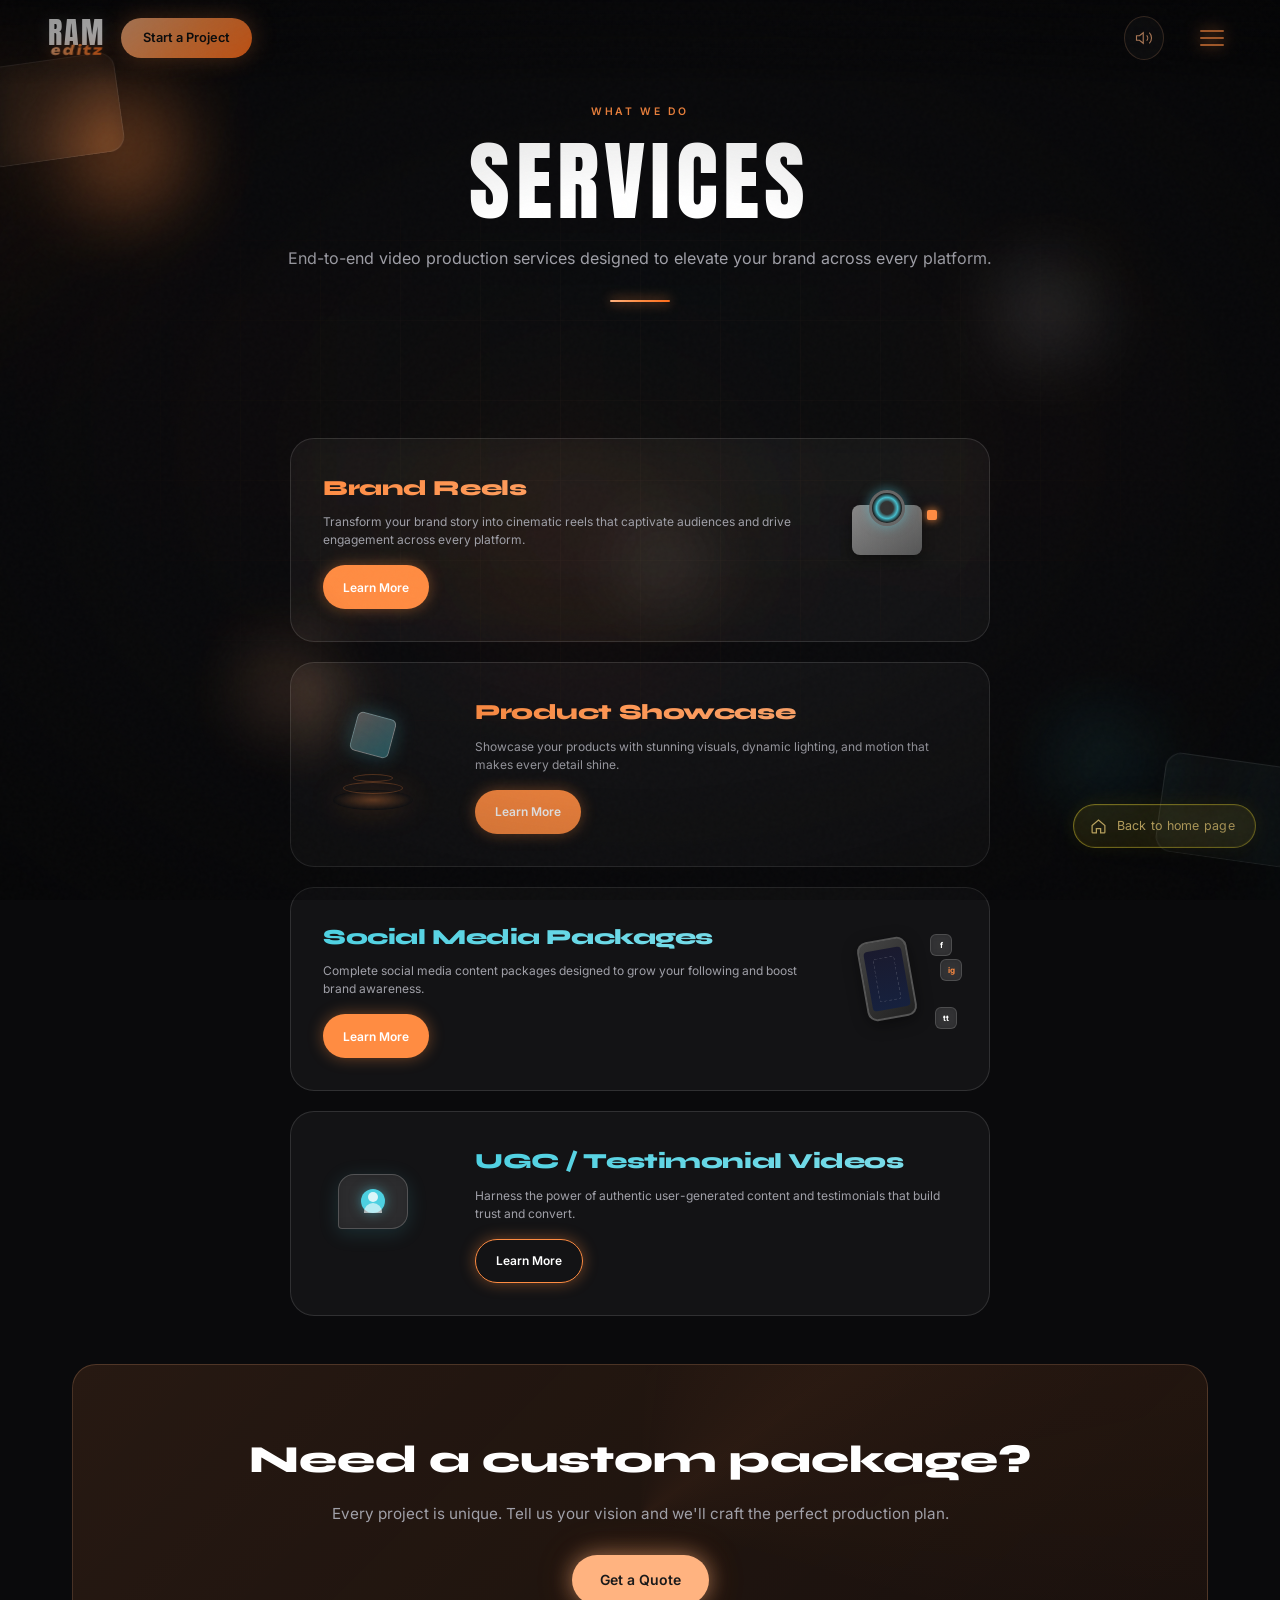
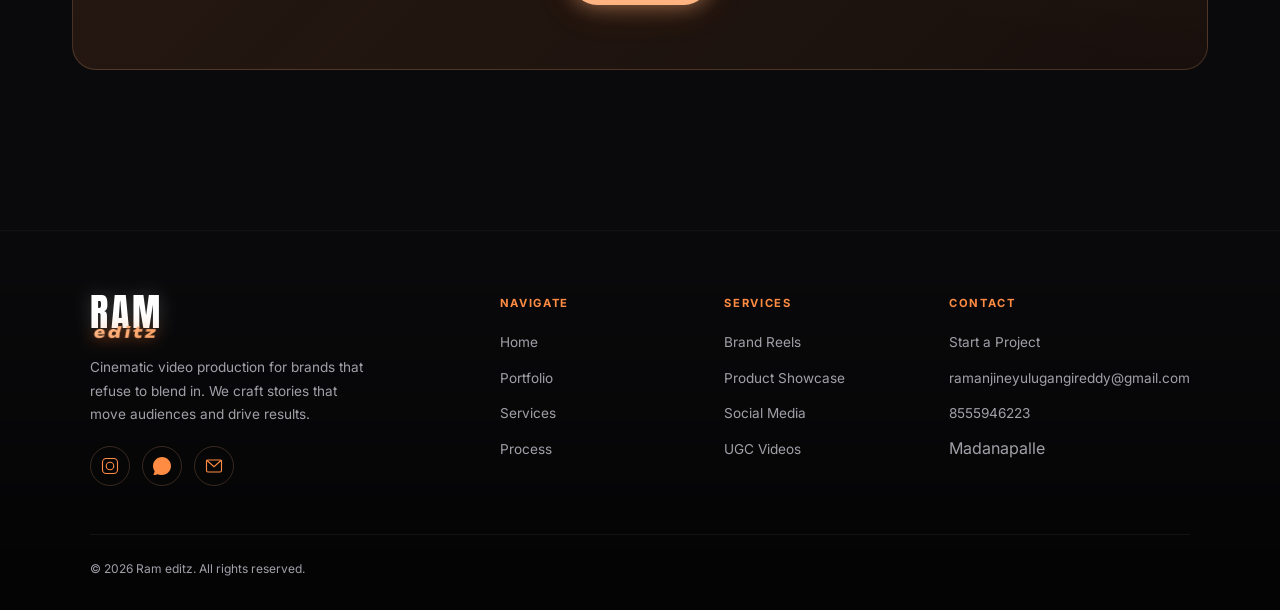
<file: services.html>
<!DOCTYPE html>
<html lang="en">
<head>
  <meta charset="UTF-8">
  <meta name="viewport" content="width=device-width, initial-scale=1.0, viewport-fit=cover">
  <meta name="description" content="Ram editz Services — Brand reels, product showcases, social media packages, and UGC testimonial videos.">
  <meta name="theme-color" content="#0a0a0c">
  <title>Services — Ram editz</title>
  <link rel="icon" href="data:image/svg+xml,<svg xmlns='http://www.w3.org/2000/svg' viewBox='0 0 100 100'><text y='.9em' font-size='90'>🎬</text></svg>">
  <link rel="stylesheet" href="css/styles.css">
  <link rel="stylesheet" href="css/premium.css">
  <link rel="stylesheet" href="css/background-animations.css">
  <link rel="stylesheet" href="css/loader.css">
  <link rel="stylesheet" href="css/responsive.css">
</head>
<body data-page="services" class="is-loading">

  <div class="grain-overlay" aria-hidden="true"></div>

  <div class="page-loader" id="pageLoader"></div>

  <div class="bg-effects" aria-hidden="true">
    <div class="bokeh bokeh-1"></div>
    <div class="bokeh bokeh-2"></div>
    <div class="bokeh bokeh-3"></div>
    <div class="bokeh bokeh-4"></div>
    <div class="bokeh bokeh-5"></div>
    <div class="glass-corner glass-corner-tl"></div>
    <div class="glass-corner glass-corner-br"></div>
  </div>

  <header class="header">
    <a href="index.html" class="logo">
      <span class="logo-line">Ram</span>
      <span class="logo-line">editz</span>
    </a>
    <a href="contact.html" class="header-cta">Start a Project</a>
    <button class="menu-btn" id="menuBtn" aria-label="Open menu" aria-expanded="false">
      <span></span><span></span><span></span>
    </button>
  </header>

  <nav class="nav-overlay" id="navOverlay" aria-hidden="true">
    <div class="nav-overlay-bg">
      <svg class="nav-reel-wireframe" viewBox="0 0 400 400" fill="none" xmlns="http://www.w3.org/2000/svg">
        <circle cx="200" cy="200" r="120" stroke="rgba(255,255,255,0.08)" stroke-width="2"/>
        <circle cx="200" cy="200" r="90" stroke="rgba(255,255,255,0.06)" stroke-width="1.5"/>
        <circle cx="200" cy="200" r="60" stroke="rgba(255,255,255,0.05)" stroke-width="1"/>
        <circle cx="200" cy="200" r="25" stroke="rgba(255,255,255,0.1)" stroke-width="1.5"/>
        <line x1="200" y1="80" x2="200" y2="320" stroke="rgba(255,255,255,0.04)" stroke-width="1"/>
        <line x1="80" y1="200" x2="320" y2="200" stroke="rgba(255,255,255,0.04)" stroke-width="1"/>
        <rect x="140" y="140" width="120" height="120" rx="8" stroke="rgba(255,255,255,0.06)" stroke-width="1" transform="rotate(45 200 200)"/>
        <path d="M200 80 Q280 120 320 200 Q280 280 200 320 Q120 280 80 200 Q120 120 200 80" stroke="rgba(255,140,66,0.15)" stroke-width="1" fill="none"/>
      </svg>
    </div>
    <button class="nav-close" id="navClose" aria-label="Close menu">&times;</button>
    <ul class="nav-links">
      <li><a href="index.html" class="nav-link" data-page="home">HOME</a></li>
      <li><a href="portfolio.html" class="nav-link" data-page="portfolio">PORTFOLIO</a></li>
      <li><a href="services.html" class="nav-link" data-page="services">SERVICES</a></li>
      <li><a href="process.html" class="nav-link" data-page="process">PROCESS</a></li>
      <li><a href="contact.html" class="nav-link" data-page="contact">CONTACT</a></li>
    </ul>
    <footer class="nav-footer"></footer>
  </nav>

  <main>
    <div class="page-hero reveal">
      <p class="page-hero-label">What we do</p>
      <h1 class="page-hero-title">SERVICES</h1>
      <p class="page-hero-desc">End-to-end video production services designed to elevate your brand across every platform.</p>
      <div class="page-hero-line"></div>
    </div>
    <section class="section section-services page-section">
      <div class="services-list">

        <article class="service-card reveal">
          <div class="service-content">
            <h2 class="service-title service-title-orange">Brand Reels</h2>
            <p class="service-desc">Transform your brand story into cinematic reels that captivate audiences and drive engagement across every platform.</p>
            <a href="contact.html" class="btn btn-service">Learn More</a>
          </div>
          <div class="service-icon service-icon-camera">
            <div class="camera-body"></div>
            <div class="camera-lens"></div>
            <div class="camera-flash"></div>
          </div>
        </article>

        <article class="service-card service-card-reverse reveal">
          <div class="service-icon service-icon-product">
            <div class="product-cube"></div>
            <div class="product-platform"></div>
          </div>
          <div class="service-content">
            <h2 class="service-title service-title-orange">Product Showcase</h2>
            <p class="service-desc">Showcase your products with stunning visuals, dynamic lighting, and motion that makes every detail shine.</p>
            <a href="contact.html" class="btn btn-service">Learn More</a>
          </div>
        </article>

        <article class="service-card reveal">
          <div class="service-content">
            <h2 class="service-title service-title-teal">Social Media Packages</h2>
            <p class="service-desc">Complete social media content packages designed to grow your following and boost brand awareness.</p>
            <a href="contact.html" class="btn btn-service">Learn More</a>
          </div>
          <div class="service-icon service-icon-phone">
            <div class="phone-body"><div class="phone-screen"></div></div>
            <div class="social-float social-fb">f</div>
            <div class="social-float social-ig">ig</div>
            <div class="social-float social-tt">tt</div>
          </div>
        </article>

        <article class="service-card service-card-reverse reveal">
          <div class="service-icon service-icon-ugc">
            <div class="speech-bubble"><div class="user-icon"></div></div>
          </div>
          <div class="service-content">
            <h2 class="service-title service-title-teal">UGC / Testimonial Videos</h2>
            <p class="service-desc">Harness the power of authentic user-generated content and testimonials that build trust and convert.</p>
            <a href="contact.html" class="btn btn-service btn-service-outline">Learn More</a>
          </div>
        </article>

      </div>
    </section>
    <section class="section-block" style="padding-bottom:80px">
      <div class="cta-band reveal">
        <div class="cta-band-content">
          <h2>Need a custom package?</h2>
          <p>Every project is unique. Tell us your vision and we'll craft the perfect production plan.</p>
          <div class="cta-band-actions">
            <a href="contact.html" class="btn btn-primary">Get a Quote</a>
          </div>
        </div>
      </div>
    </section>
  </main>

  <div id="footerMount"></div>

  <script src="js/config.js"></script>
  <script src="js/loader.js"></script>
  <script src="js/feedback.js"></script>
  <script src="js/main.js"></script>
  <script src="js/premium.js"></script>
  <script src="js/background-effects.js"></script>
</body>
</html>
</file>
<file: css/styles.css>
/* ============================================
   Ram editz — Portfolio Styles
   ============================================ */

@import url('fonts.css');

:root {
  --bg-dark: #0a0a0c;
  --bg-card: rgba(255, 255, 255, 0.04);
  --orange: #ff8c42;
  --orange-glow: #ff6b1a;
  --orange-light: #ffb380;
  --teal: #4dd0e1;
  --teal-glow: #26c6da;
  --white: #ffffff;
  --gray: #a0a0a8;
  --gray-dark: #1a1a1e;
  --glass-border: rgba(255, 255, 255, 0.12);
  --font-body: 'Inter', -apple-system, sans-serif;
  --font-display: 'Syne', 'Inter', sans-serif;
  --font-logo: 'Anton', sans-serif;
  --font-logo-accent: 'Unbounded', sans-serif;
  --radius-sm: 8px;
  --radius-md: 16px;
  --radius-lg: 24px;
  --radius-pill: 999px;
  --transition: 0.3s cubic-bezier(0.4, 0, 0.2, 1);
}

*, *::before, *::after {
  box-sizing: border-box;
  margin: 0;
  padding: 0;
}

html {
  scroll-behavior: smooth;
  scroll-padding-top: 80px;
}

body {
  font-family: var(--font-body);
  background: var(--bg-dark);
  color: var(--white);
  line-height: 1.6;
  overflow-x: hidden;
  -webkit-font-smoothing: antialiased;
}

a {
  color: inherit;
  text-decoration: none;
}

button {
  font-family: inherit;
  cursor: pointer;
  border: none;
  background: none;
  color: inherit;
}

img, svg {
  display: block;
  max-width: 100%;
}

/* ---- Background Effects ---- */
.bg-effects {
  position: fixed;
  inset: 0;
  pointer-events: none;
  z-index: 0;
  overflow: hidden;
}

.bokeh {
  position: absolute;
  border-radius: 50%;
  filter: blur(40px);
  opacity: 0.5;
  transition: opacity 0.3s ease;
}

.bokeh-1 { width: 120px; height: 120px; background: var(--orange); top: 10%; left: 5%; animation-delay: 0s; }
.bokeh-2 { width: 80px; height: 80px; background: var(--white); top: 30%; right: 15%; animation-delay: -2s; opacity: 0.2; }
.bokeh-3 { width: 60px; height: 60px; background: var(--orange-light); bottom: 20%; left: 20%; animation-delay: -4s; }
.bokeh-4 { width: 100px; height: 100px; background: var(--teal); bottom: 10%; right: 10%; animation-delay: -1s; opacity: 0.15; }
.bokeh-5 { width: 50px; height: 50px; background: var(--white); top: 60%; left: 50%; animation-delay: -3s; opacity: 0.15; }

@keyframes float {
  0%, 100% { transform: translate(0, 0) scale(1); }
  33% { transform: translate(10px, -15px) scale(1.05); }
  66% { transform: translate(-8px, 10px) scale(0.95); }
}

.glass-corner {
  position: absolute;
  width: 140px;
  height: 100px;
  background: rgba(255, 255, 255, 0.03);
  backdrop-filter: blur(12px);
  -webkit-backdrop-filter: blur(12px);
  border: 1px solid var(--glass-border);
  border-radius: var(--radius-md);
}

.glass-corner-tl { top: 60px; left: -20px; transform: rotate(-8deg); }
.glass-corner-br { bottom: 40px; right: -20px; transform: rotate(8deg); }

/* ---- Header ---- */
.header {
  position: fixed;
  top: 0;
  left: 0;
  right: 0;
  z-index: 100;
  display: flex;
  align-items: center;
  justify-content: space-between;
  gap: 16px;
  padding: 20px 24px;
  background: linear-gradient(to bottom, rgba(10, 10, 12, 0.9) 0%, transparent 100%);
}

.header .menu-btn {
  margin-left: auto;
}

.logo {
  display: flex;
  flex-direction: column;
  line-height: 0.92;
  gap: 0;
}

.logo-line:first-child {
  font-family: var(--font-logo);
  font-size: 1.9rem;
  font-weight: 400;
  letter-spacing: 0.06em;
  text-transform: uppercase;
  color: var(--white);
  text-shadow:
    0 0 18px rgba(255, 255, 255, 0.2),
    0 2px 14px rgba(0, 0, 0, 0.45);
}

.logo-line:last-child {
  font-family: var(--font-logo-accent);
  font-size: 0.82rem;
  font-weight: 800;
  letter-spacing: 0.18em;
  text-transform: lowercase;
  margin-top: -3px;
  margin-left: 3px;
  transform: skewX(-10deg);
  background: linear-gradient(100deg, var(--orange-light) 0%, var(--orange) 45%, var(--orange-glow) 100%);
  -webkit-background-clip: text;
  background-clip: text;
  -webkit-text-fill-color: transparent;
  filter: drop-shadow(0 0 8px rgba(255, 107, 26, 0.65));
}

.menu-btn {
  display: flex;
  flex-direction: column;
  gap: 5px;
  padding: 8px;
  filter: drop-shadow(0 0 8px var(--orange));
}

.menu-btn span {
  display: block;
  width: 24px;
  height: 2px;
  background: var(--orange);
  border-radius: 2px;
  transition: var(--transition);
}

.menu-btn:hover span {
  box-shadow: 0 0 10px var(--orange);
}

/* ---- Nav Overlay ---- */
.nav-overlay {
  position: fixed;
  inset: 0;
  z-index: 200;
  background: rgba(5, 5, 8, 0.97);
  display: flex;
  flex-direction: column;
  justify-content: center;
  padding: 80px 32px 40px;
  opacity: 0;
  visibility: hidden;
  transition: opacity 0.4s ease, visibility 0.4s ease;
}

.nav-overlay.open {
  opacity: 1;
  visibility: visible;
}

.nav-overlay-bg {
  position: absolute;
  inset: 0;
  overflow: hidden;
  pointer-events: none;
}

.nav-reel-wireframe {
  position: absolute;
  right: -10%;
  top: 50%;
  transform: translateY(-50%);
  width: 70vmin;
  height: 70vmin;
  opacity: 0.6;
}

.nav-close {
  position: absolute;
  top: 24px;
  right: 24px;
  font-size: 2.5rem;
  font-weight: 300;
  color: var(--orange);
  line-height: 1;
  filter: drop-shadow(0 0 12px var(--orange));
  transition: var(--transition);
  z-index: 10;
}

.nav-close:hover {
  transform: scale(1.1);
  filter: drop-shadow(0 0 20px var(--orange));
}

.nav-links {
  list-style: none;
  position: relative;
  z-index: 5;
}

.nav-links li { margin-bottom: 4px; }

.nav-link {
  font-family: var(--font-display);
  font-size: clamp(2rem, 8vw, 3.5rem);
  font-weight: 800;
  letter-spacing: -0.02em;
  text-transform: uppercase;
  color: var(--white);
  display: inline-block;
  position: relative;
  padding-left: 4px;
  transition:
    color 0.35s ease,
    transform 0.4s cubic-bezier(0.22, 1, 0.36, 1),
    text-shadow 0.35s ease,
    opacity 0.35s ease;
}

.nav-link.active {
  color: var(--orange);
  text-shadow:
    0 0 20px rgba(255, 140, 66, 0.8),
    0 0 40px rgba(255, 140, 66, 0.4),
    0 0 60px rgba(255, 140, 66, 0.2);
}

.nav-footer {
  position: absolute;
  bottom: 40px;
  right: 32px;
  left: auto;
  max-width: min(420px, calc(100% - 64px));
  font-size: 0.75rem;
  color: var(--gray);
  line-height: 1.8;
  text-align: right;
  z-index: 5;
}

.nav-footer strong {
  color: var(--white);
  font-weight: 600;
  margin-right: 6px;
}

/* ---- Sections ---- */
main {
  position: relative;
  z-index: 1;
}

.section {
  min-height: 100vh;
  padding: 100px 24px 60px;
}

.page-section {
  min-height: calc(100vh - 80px);
}

/* ---- HOME / Hero ---- */
.section-home {
  display: flex;
  align-items: center;
  min-height: 100vh;
  padding-top: 80px;
}

.hero-cta {
  display: flex;
  flex-wrap: wrap;
  gap: 12px;
  margin-top: 32px;
}

.btn {
  display: inline-flex;
  align-items: center;
  justify-content: center;
  padding: 14px 28px;
  border-radius: var(--radius-pill);
  font-size: 0.875rem;
  font-weight: 600;
  transition: var(--transition);
  white-space: nowrap;
}

.btn-primary {
  background: var(--orange-light);
  color: #1a1a1a;
  box-shadow:
    0 0 20px rgba(255, 179, 128, 0.5),
    0 0 40px rgba(255, 140, 66, 0.2);
}

.btn-primary:hover {
  transform: translateY(-2px);
  box-shadow:
    0 0 30px rgba(255, 179, 128, 0.7),
    0 0 60px rgba(255, 140, 66, 0.3);
}

.btn-outline {
  background: transparent;
  color: var(--white);
  border: 1.5px solid var(--orange-light);
}

.btn-outline:hover {
  background: rgba(255, 179, 128, 0.1);
  box-shadow: 0 0 20px rgba(255, 179, 128, 0.2);
}

/* ---- PORTFOLIO ---- */
.section-portfolio {
  background: rgba(0, 0, 0, 0.3);
  padding-top: 0;
  min-height: auto;
}

.section-services,
.section-process,
.section-contact {
  padding-top: 0;
  min-height: auto;
}

.portfolio-container {
  max-width: 900px;
  margin: 0 auto;
  background: rgba(20, 20, 24, 0.6);
  border: 1px solid rgba(255, 255, 255, 0.08);
  border-radius: var(--radius-lg);
  padding: 24px;
  backdrop-filter: blur(10px);
}

.video-thumb.is-pending {
  cursor: default;
  opacity: 0.85;
}

.video-thumb.is-pending:hover {
  transform: none;
  box-shadow: 0 4px 20px rgba(255, 140, 66, 0.12);
}

.video-thumb.is-pending .play-btn {
  opacity: 0.35;
}

.video-thumb-img {
  position: absolute;
  inset: 0;
  width: 100%;
  height: 100%;
  object-fit: cover;
}

.video-thumb-bg-video {
  position: absolute;
  inset: 0;
  width: 100%;
  height: 100%;
  object-fit: cover;
  object-position: center 32%;
  z-index: 0;
  pointer-events: none;
  background: #000;
  transform: translateZ(0);
  backface-visibility: hidden;
}

.video-thumb-overlay {
  position: absolute;
  inset: 0;
  z-index: 1;
  background: linear-gradient(to top, rgba(0, 0, 0, 0.6), rgba(0, 0, 0, 0.15));
  transition: var(--transition);
  pointer-events: none;
}

.video-thumb.has-thumbnail .play-btn,
.video-thumb.has-thumbnail .video-placeholder {
  position: relative;
  z-index: 2;
}

.video-thumb.has-thumbnail:hover .video-thumb-overlay {
  background: rgba(0, 0, 0, 0.35);
}

.video-empty,
.featured-empty {
  grid-column: 1 / -1;
  text-align: center;
  padding: 48px 24px;
  border: 1px dashed rgba(255, 255, 255, 0.15);
  border-radius: var(--radius-sm);
  color: var(--gray);
}

.video-empty p,
.featured-empty {
  font-weight: 600;
  margin-bottom: 8px;
}

.video-empty code,
.featured-empty code {
  color: var(--orange);
  font-size: 0.85em;
}

.play-btn {
  width: 48px;
  height: 48px;
  border-radius: 50%;
  background: transparent;
  border: none;
  color: var(--orange);
  filter: drop-shadow(0 0 10px var(--orange));
  transition: var(--transition);
  display: flex;
  align-items: center;
  justify-content: center;
}

.play-btn svg {
  width: 24px;
  height: 24px;
  margin-left: 3px;
}

.play-btn:hover {
  transform: scale(1.15);
  filter: drop-shadow(0 0 20px var(--orange));
}

.video-grid {
  display: grid;
  grid-template-columns: repeat(2, 1fr);
  gap: 20px 16px;
}

.video-card h3 {
  font-size: 0.8rem;
  font-weight: 700;
  margin-top: 10px;
  letter-spacing: -0.01em;
}

.video-category {
  font-size: 0.65rem;
  color: var(--gray);
  letter-spacing: 0.08em;
  margin-top: 2px;
}

.video-thumb {
  aspect-ratio: 16 / 10;
  border: 2px dashed var(--orange);
  border-radius: var(--radius-sm);
  background: rgba(0, 0, 0, 0.5);
  display: flex;
  flex-direction: column;
  align-items: center;
  justify-content: center;
  gap: 8px;
  box-shadow: 0 4px 20px rgba(255, 140, 66, 0.12);
  cursor: pointer;
  transition: var(--transition);
  position: relative;
  overflow: hidden;
}

.video-thumb:hover {
  box-shadow: 0 4px 30px rgba(255, 140, 66, 0.3);
  transform: translateY(-2px);
}

.video-thumb .play-btn {
  width: 32px;
  height: 32px;
}

.video-thumb .play-btn svg {
  width: 16px;
  height: 16px;
}

.video-placeholder {
  font-size: 0.55rem;
  font-weight: 600;
  letter-spacing: 0.06em;
  color: var(--gray);
}

/* ---- SERVICES ---- */
.section-services {
  padding-bottom: 80px;
}

.services-list {
  max-width: 700px;
  margin: 0 auto;
  display: flex;
  flex-direction: column;
  gap: 20px;
}

.service-card {
  display: grid;
  grid-template-columns: 1fr auto;
  gap: 16px;
  align-items: center;
  padding: 24px;
  background: var(--bg-card);
  backdrop-filter: blur(16px);
  -webkit-backdrop-filter: blur(16px);
  border: 1px solid var(--glass-border);
  border-radius: var(--radius-lg);
  transition: var(--transition);
}

.service-card:hover {
  border-color: rgba(255, 140, 66, 0.3);
  box-shadow: 0 8px 32px rgba(0, 0, 0, 0.3);
}

.service-card-reverse {
  grid-template-columns: auto 1fr;
}

.service-card-reverse .service-content { order: 2; }
.service-card-reverse .service-icon { order: 1; }

.service-title {
  font-family: var(--font-display);
  font-size: 1.25rem;
  font-weight: 800;
  margin-bottom: 8px;
}

.service-title-orange {
  background: linear-gradient(135deg, var(--orange) 0%, var(--orange-light) 100%);
  -webkit-background-clip: text;
  -webkit-text-fill-color: transparent;
  background-clip: text;
}

.service-title-teal {
  background: linear-gradient(135deg, var(--teal) 0%, #80deea 100%);
  -webkit-background-clip: text;
  -webkit-text-fill-color: transparent;
  background-clip: text;
}

.service-desc {
  font-size: 0.75rem;
  color: var(--gray);
  line-height: 1.5;
  margin-bottom: 16px;
}

.btn-service {
  padding: 10px 20px;
  font-size: 0.75rem;
  background: var(--orange);
  color: var(--white);
  border-radius: var(--radius-pill);
  box-shadow: 0 0 15px rgba(255, 140, 66, 0.4);
}

.btn-service:hover {
  box-shadow: 0 0 25px rgba(255, 140, 66, 0.6);
  transform: translateY(-1px);
}

.btn-service-outline {
  background: transparent;
  border: 1.5px solid var(--orange);
  color: var(--white);
}

/* Service Icons (CSS 3D approximations) */
.service-icon {
  width: 100px;
  height: 100px;
  position: relative;
  flex-shrink: 0;
}

.service-icon-camera .camera-body {
  width: 70px;
  height: 50px;
  background: linear-gradient(145deg, #888, #555);
  border-radius: 8px;
  position: absolute;
  top: 25px;
  left: 15px;
  box-shadow: 0 4px 12px rgba(0, 0, 0, 0.4);
}

.service-icon-camera .camera-lens {
  width: 36px;
  height: 36px;
  border-radius: 50%;
  background: radial-gradient(circle, #333 30%, var(--teal) 50%, #222 70%);
  position: absolute;
  top: 10px;
  left: 32px;
  box-shadow: 0 0 12px rgba(77, 208, 225, 0.5), inset 0 0 8px rgba(0, 0, 0, 0.5);
  border: 3px solid #666;
}

.service-icon-camera .camera-flash {
  width: 10px;
  height: 10px;
  background: var(--orange);
  border-radius: 2px;
  position: absolute;
  top: 30px;
  right: 20px;
  box-shadow: 0 0 8px var(--orange);
}

.service-icon-product .product-cube {
  width: 40px;
  height: 40px;
  background: linear-gradient(135deg, rgba(255, 255, 255, 0.3), rgba(77, 208, 225, 0.4));
  border: 1px solid rgba(255, 255, 255, 0.3);
  border-radius: 6px;
  position: absolute;
  top: 10px;
  left: 30px;
  box-shadow: 0 0 20px rgba(77, 208, 225, 0.3);
  transform: rotate(15deg);
}

.service-icon-product .product-platform {
  width: 80px;
  height: 20px;
  background: radial-gradient(ellipse, rgba(255, 140, 66, 0.4) 0%, transparent 70%);
  border-radius: 50%;
  position: absolute;
  bottom: 15px;
  left: 10px;
  box-shadow: 0 0 30px rgba(255, 140, 66, 0.2);
}

.service-icon-product .product-platform::before,
.service-icon-product .product-platform::after {
  content: '';
  position: absolute;
  border-radius: 50%;
  border: 1px solid rgba(255, 140, 66, 0.3);
}

.service-icon-product .product-platform::before {
  width: 60px;
  height: 12px;
  top: -8px;
  left: 10px;
}

.service-icon-product .product-platform::after {
  width: 40px;
  height: 8px;
  top: -16px;
  left: 20px;
}

.service-icon-phone .phone-body {
  width: 50px;
  height: 80px;
  background: linear-gradient(145deg, #444, #222);
  border-radius: 10px;
  position: absolute;
  top: 10px;
  left: 25px;
  border: 2px solid #555;
  transform: rotate(-10deg);
  box-shadow: 0 4px 16px rgba(0, 0, 0, 0.4);
}

.service-icon-phone .phone-screen {
  width: 38px;
  height: 60px;
  background: linear-gradient(180deg, #1a1a2e, #16213e);
  border-radius: 4px;
  margin: 8px auto;
  position: relative;
}

.service-icon-phone .phone-screen::before {
  content: '';
  position: absolute;
  inset: 8px;
  border: 1px dashed rgba(255, 255, 255, 0.15);
  border-radius: 2px;
}

.social-float {
  position: absolute;
  width: 22px;
  height: 22px;
  border-radius: 6px;
  background: rgba(255, 255, 255, 0.1);
  backdrop-filter: blur(4px);
  border: 1px solid rgba(255, 255, 255, 0.15);
  font-size: 0.5rem;
  font-weight: 700;
  display: flex;
  align-items: center;
  justify-content: center;
  color: var(--white);
}

.social-fb { top: 5px; right: 5px; }
.social-ig { top: 30px; right: -5px; color: var(--orange); }
.social-tt { bottom: 20px; right: 0; }

.service-icon-ugc .speech-bubble {
  width: 70px;
  height: 55px;
  background: rgba(255, 255, 255, 0.08);
  backdrop-filter: blur(8px);
  border: 1px solid rgba(255, 255, 255, 0.2);
  border-radius: 16px 16px 16px 4px;
  position: absolute;
  top: 20px;
  left: 15px;
  display: flex;
  align-items: center;
  justify-content: center;
  box-shadow: 0 4px 20px rgba(77, 208, 225, 0.15);
}

.service-icon-ugc .user-icon {
  width: 24px;
  height: 24px;
  border-radius: 50%;
  background: var(--teal);
  position: relative;
  box-shadow: 0 0 12px rgba(77, 208, 225, 0.5);
}

.service-icon-ugc .user-icon::before {
  content: '';
  width: 10px;
  height: 10px;
  border-radius: 50%;
  background: rgba(255, 255, 255, 0.8);
  position: absolute;
  top: 3px;
  left: 50%;
  transform: translateX(-50%);
}

.service-icon-ugc .user-icon::after {
  content: '';
  width: 18px;
  height: 10px;
  border-radius: 10px 10px 0 0;
  background: rgba(255, 255, 255, 0.6);
  position: absolute;
  bottom: 0;
  left: 50%;
  transform: translateX(-50%);
}

/* ---- PROCESS ---- */
.section-process {
  background: rgba(0, 0, 0, 0.2);
}

.process-container {
  max-width: 900px;
  margin: 0 auto;
}

.process-steps {
  display: grid;
  grid-template-columns: 1fr;
  gap: 24px;
}

.process-step {
  padding: 28px;
  background: var(--bg-card);
  border: 1px solid var(--glass-border);
  border-radius: var(--radius-lg);
  backdrop-filter: blur(12px);
  transition: var(--transition);
}

.process-step:hover {
  border-color: rgba(255, 140, 66, 0.3);
  transform: translateX(4px);
}

.process-num {
  font-family: var(--font-display);
  font-size: 2rem;
  font-weight: 800;
  color: var(--orange);
  opacity: 0.6;
  display: block;
  margin-bottom: 8px;
}

.process-step h3 {
  font-size: 1.1rem;
  font-weight: 700;
  margin-bottom: 8px;
}

.process-step p {
  font-size: 0.85rem;
  color: var(--gray);
  line-height: 1.6;
}

body[data-page="process"] .page-hero-title,
body[data-page="services"] .page-hero-title {
  font-family: var(--font-logo);
  font-weight: 400;
  font-size: clamp(3rem, 11vw, 5.5rem);
  letter-spacing: 0.06em;
  line-height: 1;
  text-transform: uppercase;
}

body[data-page="process"] .process-step h3 {
  font-family: var(--font-display);
  font-size: 1.2rem;
  font-weight: 800;
  letter-spacing: -0.02em;
}

body[data-page="services"] .service-title {
  font-family: var(--font-display);
  font-size: 1.35rem;
  font-weight: 800;
  letter-spacing: -0.02em;
}

/* ---- CONTACT ---- */
.section-contact {
  position: relative;
  overflow: hidden;
}

.contact-bg-visual {
  position: absolute;
  inset: 0;
  display: flex;
  align-items: center;
  justify-content: center;
  pointer-events: none;
  opacity: 0.4;
}

.pyramid {
  position: relative;
  width: 300px;
  height: 260px;
}

.pyramid-face {
  width: 0;
  height: 0;
  border-left: 150px solid transparent;
  border-right: 150px solid transparent;
  border-bottom: 260px solid rgba(255, 255, 255, 0.06);
  filter: drop-shadow(0 0 30px rgba(255, 140, 66, 0.2));
}

.pyramid-logo {
  position: absolute;
  top: 50%;
  left: 50%;
  transform: translate(-50%, -30%);
  font-family: var(--font-display);
  font-size: 4rem;
  font-weight: 800;
  color: var(--orange);
  text-shadow: 0 0 40px rgba(255, 140, 66, 0.8);
}

.contact-container {
  max-width: 520px;
  margin: 0 auto;
  position: relative;
  z-index: 2;
}

.contact-header {
  text-align: center;
  margin-bottom: 36px;
}

.contact-header h2 {
  font-size: clamp(1.4rem, 4vw, 1.8rem);
  font-weight: 700;
  margin-bottom: 8px;
}

.contact-header p {
  font-size: 0.85rem;
  color: var(--gray);
}

.contact-form {
  display: flex;
  flex-direction: column;
  gap: 20px;
}

.form-group label {
  display: block;
  font-size: 0.8rem;
  font-weight: 500;
  margin-bottom: 8px;
  color: var(--gray);
}

.form-group input[type="text"],
.form-group textarea,
.form-group select {
  width: 100%;
  padding: 14px 16px;
  background: rgba(255, 255, 255, 0.05);
  border: 1px solid rgba(255, 140, 66, 0.3);
  border-radius: var(--radius-md);
  color: var(--white);
  font-family: inherit;
  font-size: 0.875rem;
  transition: var(--transition);
  backdrop-filter: blur(8px);
}

.form-group input:focus,
.form-group textarea:focus,
.form-group select:focus {
  outline: none;
  border-color: var(--orange);
  box-shadow: 0 0 20px rgba(255, 140, 66, 0.2);
}

.form-group input::placeholder,
.form-group textarea::placeholder {
  color: rgba(255, 255, 255, 0.3);
}

.form-group textarea {
  resize: vertical;
  min-height: 100px;
}

.select-wrapper {
  position: relative;
}

.select-wrapper select {
  appearance: none;
  cursor: pointer;
}

.select-wrapper select option {
  background: var(--bg-dark);
  color: var(--white);
}

.select-chevron {
  position: absolute;
  right: 14px;
  top: 50%;
  transform: translateY(-50%);
  width: 18px;
  height: 18px;
  color: var(--gray);
  pointer-events: none;
}

.form-group input[type="range"] {
  -webkit-appearance: none;
  appearance: none;
  width: 100%;
  height: 6px;
  background: rgba(255, 255, 255, 0.1);
  border-radius: 3px;
  border: none;
  padding: 0;
  cursor: pointer;
}

.form-group input[type="range"]::-webkit-slider-thumb {
  -webkit-appearance: none;
  width: 22px;
  height: 22px;
  border-radius: 50%;
  background: var(--orange);
  box-shadow: 0 0 15px rgba(255, 140, 66, 0.6);
  cursor: pointer;
}

.form-group input[type="range"]::-moz-range-thumb {
  width: 22px;
  height: 22px;
  border-radius: 50%;
  background: var(--orange);
  box-shadow: 0 0 15px rgba(255, 140, 66, 0.6);
  border: none;
  cursor: pointer;
}

.budget-labels {
  display: flex;
  justify-content: space-between;
  margin-top: 8px;
  font-size: 0.7rem;
  color: var(--gray);
}

.budget-input-row {
  display: flex;
  align-items: center;
  justify-content: space-between;
  gap: 16px;
  margin-top: 12px;
}

.budget-amount-field {
  display: flex;
  align-items: center;
  gap: 6px;
  padding: 8px 12px;
  border: 1px solid rgba(255, 140, 66, 0.35);
  border-radius: var(--radius-sm);
  background: rgba(255, 255, 255, 0.03);
  min-width: 140px;
}

.budget-currency {
  color: var(--orange-light);
  font-weight: 600;
  font-size: 0.85rem;
}

.budget-amount-field input[type="number"] {
  width: 100%;
  border: none;
  background: transparent;
  color: var(--white);
  font-size: 0.9rem;
  font-weight: 600;
  padding: 0;
  outline: none;
  -moz-appearance: textfield;
}

.budget-amount-field input[type="number"]::-webkit-outer-spin-button,
.budget-amount-field input[type="number"]::-webkit-inner-spin-button {
  -webkit-appearance: none;
  margin: 0;
}

.btn-submit {
  width: 100%;
  padding: 18px;
  font-size: 0.9rem;
  font-weight: 700;
  letter-spacing: 0.1em;
  background: transparent;
  color: var(--white);
  border: 2px solid var(--orange);
  border-radius: var(--radius-md);
  box-shadow:
    0 0 20px rgba(255, 140, 66, 0.3),
    inset 0 0 20px rgba(255, 140, 66, 0.05);
  transition: var(--transition);
  margin-top: 8px;
}

.btn-submit:hover {
  background: rgba(255, 140, 66, 0.1);
  box-shadow:
    0 0 30px rgba(255, 140, 66, 0.5),
    inset 0 0 30px rgba(255, 140, 66, 0.1);
  transform: translateY(-2px);
}

.contact-socials {
  display: flex;
  justify-content: center;
  gap: 32px;
  margin-top: 40px;
}

.contact-socials a {
  color: var(--orange);
  filter: drop-shadow(0 0 8px rgba(255, 140, 66, 0.5));
  transition: var(--transition);
}

.contact-socials a svg {
  width: 28px;
  height: 28px;
}

.contact-socials a:hover {
  transform: scale(1.15);
  filter: drop-shadow(0 0 16px rgba(255, 140, 66, 0.8));
}

/* ---- Responsive ---- */
@media (min-width: 768px) {
  .header { padding: 24px 48px; }

  .section { padding: 120px 48px 80px; }

  .service-card {
    padding: 32px;
    gap: 32px;
  }

  .service-icon { width: 120px; height: 120px; }

  .process-steps {
    grid-template-columns: repeat(2, 1fr);
  }

  .portfolio-container { padding: 32px; }
}

@media (min-width: 1024px) {
  .process-steps {
    grid-template-columns: repeat(4, 1fr);
  }

  .process-step:hover { transform: translateY(-4px); }
}

@media (max-width: 767px) {
  .service-card,
  .service-card-reverse {
    grid-template-columns: 1fr;
    text-align: center;
  }

  .service-card-reverse .service-content,
  .service-card-reverse .service-icon {
    order: unset;
  }

  .service-icon {
    margin: 0 auto;
  }

  .hero-content { text-align: center; }
  .hero-actions { text-align: center; }
  .hero-cta { justify-content: center; }
}

@media (max-width: 400px) {
  .video-grid { grid-template-columns: 1fr; }
}

/* ---- Header scrolled ---- */
.header-scrolled {
  background: rgba(10, 10, 12, 0.85) !important;
  backdrop-filter: blur(12px);
  -webkit-backdrop-filter: blur(12px);
  border-bottom: 1px solid rgba(255, 255, 255, 0.06);
}

/* ---- Scroll reveal ---- */
.reveal {
  opacity: 0;
  transform: translateY(28px);
  transition: opacity 0.7s ease, transform 0.7s ease;
}

.reveal.revealed {
  opacity: 1;
  transform: translateY(0);
}

.service-card.reveal:nth-child(2) { transition-delay: 0.1s; }
.service-card.reveal:nth-child(3) { transition-delay: 0.15s; }
.service-card.reveal:nth-child(4) { transition-delay: 0.2s; }

.video-card.reveal:nth-child(2) { transition-delay: 0.05s; }
.video-card.reveal:nth-child(3) { transition-delay: 0.1s; }
.video-card.reveal:nth-child(4) { transition-delay: 0.15s; }
.video-card.reveal:nth-child(5) { transition-delay: 0.2s; }
.video-card.reveal:nth-child(6) { transition-delay: 0.25s; }

.process-step.reveal:nth-child(2) { transition-delay: 0.08s; }
.process-step.reveal:nth-child(3) { transition-delay: 0.16s; }
.process-step.reveal:nth-child(4) { transition-delay: 0.24s; }

/* ---- Video Modal ---- */
.video-modal {
  position: fixed;
  inset: 0;
  z-index: 300;
  display: flex;
  align-items: center;
  justify-content: center;
  padding: 24px;
  opacity: 0;
  visibility: hidden;
  transition: opacity 0.35s ease, visibility 0.35s ease;
}

.video-modal.open {
  opacity: 1;
  visibility: visible;
}

.video-modal-backdrop {
  position: absolute;
  inset: 0;
  background: rgba(0, 0, 0, 0.92);
  backdrop-filter: blur(8px);
}

.video-modal-content {
  position: relative;
  width: 100%;
  max-width: 900px;
  z-index: 1;
  animation: modalIn 0.4s ease;
}

@keyframes modalIn {
  from { transform: scale(0.92); opacity: 0; }
  to { transform: scale(1); opacity: 1; }
}

.video-modal-close {
  position: absolute;
  top: -48px;
  right: 0;
  font-size: 2rem;
  color: var(--orange);
  filter: drop-shadow(0 0 10px var(--orange));
  transition: var(--transition);
  z-index: 2;
}

.video-modal-close:hover {
  transform: scale(1.1);
}

.video-modal-title {
  font-size: 1rem;
  font-weight: 600;
  margin-bottom: 12px;
  color: var(--gray);
}

.video-modal-player {
  aspect-ratio: 16 / 9;
  background: #000;
  border-radius: var(--radius-md);
  overflow: hidden;
  border: 1px solid rgba(255, 140, 66, 0.3);
  box-shadow: 0 0 40px rgba(255, 140, 66, 0.15);
}

.video-modal-player iframe,
.video-modal-player video {
  width: 100%;
  height: 100%;
  border: none;
  display: block;
}

/* ---- Budget selected ---- */
.budget-selected {
  font-size: 0.75rem;
  color: var(--orange-light);
  margin-top: 6px;
  font-weight: 500;
}
</file>
<file: css/premium.css>
/* ============================================
   Ram editz — Premium Layer
   ============================================ */

:root {
  --gold: #ffd699;
  --premium-gradient: linear-gradient(135deg, #ffb380 0%, #ff8c42 50%, #ff6b1a 100%);
  --premium-glass: rgba(255, 255, 255, 0.06);
  --premium-border: rgba(255, 179, 128, 0.2);
  --shadow-premium: 0 24px 80px rgba(0, 0, 0, 0.5), 0 0 60px rgba(255, 140, 66, 0.08);
  --ease-premium: cubic-bezier(0.16, 1, 0.3, 1);
}

/* Grain & vignette */
.grain-overlay {
  position: fixed;
  inset: 0;
  pointer-events: none;
  z-index: 9990;
  opacity: 0.035;
  background-image: url("data:image/svg+xml,%3Csvg viewBox='0 0 256 256' xmlns='http://www.w3.org/2000/svg'%3E%3Cfilter id='n'%3E%3CfeTurbulence type='fractalNoise' baseFrequency='0.85' numOctaves='4' stitchTiles='stitch'/%3E%3C/filter%3E%3Crect width='100%25' height='100%25' filter='url(%23n)'/%3E%3C/svg%3E");
}

body::after {
  content: '';
  position: fixed;
  inset: 0;
  pointer-events: none;
  z-index: 9989;
  background: radial-gradient(ellipse at center, transparent 40%, rgba(0, 0, 0, 0.45) 100%);
}

/* Film strip cursor */
@media (hover: hover) and (pointer: fine) {
  body.cursor-ready {
    cursor: none;
  }

  body.cursor-ready a,
  body.cursor-ready button,
  body.cursor-ready [role="button"],
  body.cursor-ready input,
  body.cursor-ready textarea,
  body.cursor-ready select,
  body.cursor-ready label {
    cursor: none;
  }

  .cursor-film {
    position: fixed;
    top: 0;
    left: 0;
    pointer-events: none;
    z-index: 10001;
    opacity: 0;
    transition: opacity 0.25s ease;
    will-change: transform;
    filter: drop-shadow(0 0 10px rgba(255, 140, 66, 0.4));
    --film-speed: 1;
    --film-wobble: 0deg;
  }

  .cursor-film.is-visible {
    opacity: 1;
  }

  .cursor-film-glow {
    position: absolute;
    left: 50%;
    top: 50%;
    width: 90px;
    height: 90px;
    transform: translate(-50%, -50%);
    border-radius: 50%;
    background: radial-gradient(circle, rgba(255, 140, 66, 0.22) 0%, transparent 70%);
    animation: filmGlowPulse 2.2s ease-in-out infinite;
    z-index: -2;
  }

  .cursor-film-trail {
    position: absolute;
    left: 50%;
    top: 50%;
    width: 38px;
    height: 52px;
    margin: -26px 0 0 -19px;
    border-radius: 3px;
    border: 1px solid rgba(255, 140, 66, 0.12);
    background: rgba(255, 140, 66, 0.04);
    z-index: -1;
    opacity: 0;
    transition: opacity 0.3s ease;
  }

  .cursor-film-trail-1 { opacity: 0.18; }
  .cursor-film-trail-2 { opacity: 0.08; width: 34px; height: 46px; margin: -23px 0 0 -17px; }

  .cursor-film.is-moving .cursor-film-trail-1 { opacity: 0.28; }
  .cursor-film.is-moving .cursor-film-trail-2 { opacity: 0.14; }

  .cursor-film-strip {
    position: relative;
    display: flex;
    flex-direction: column;
    width: 46px;
    background: #0d0d0f;
    border: 1px solid rgba(255, 179, 128, 0.4);
    border-radius: 4px;
    overflow: visible;
    transition: width 0.28s var(--ease-premium), box-shadow 0.28s ease, border-color 0.28s ease, transform 0.2s ease;
    transform: rotate(var(--film-wobble, 0deg));
    animation: filmIdleBob 2.8s ease-in-out infinite;
  }

  .cursor-film.is-moving .cursor-film-strip {
    animation: none;
  }

  .cursor-film.is-idle .cursor-film-strip {
    animation: filmIdleBob 2.8s ease-in-out infinite;
  }

  .cursor-film-rec {
    position: absolute;
    top: -18px;
    left: 50%;
    transform: translateX(-50%);
    display: flex;
    align-items: center;
    gap: 4px;
    padding: 2px 6px;
    font-size: 0.5rem;
    font-weight: 700;
    letter-spacing: 0.1em;
    color: #fff;
    background: rgba(200, 40, 40, 0.9);
    border-radius: 3px;
    z-index: 2;
    white-space: nowrap;
  }

  .cursor-film-rec-dot {
    width: 5px;
    height: 5px;
    border-radius: 50%;
    background: #fff;
    animation: filmRecBlink 1s ease-in-out infinite;
  }

  .cursor-film-perfs {
    height: 8px;
    background-color: #141418;
    background-image: repeating-linear-gradient(
      90deg,
      transparent 0,
      transparent 3px,
      rgba(255, 179, 128, 0.55) 3px,
      rgba(255, 179, 128, 0.55) 5px,
      transparent 5px,
      transparent 8px
    );
    background-size: 16px 100%;
    animation: filmPerfScroll calc(0.7s / var(--film-speed, 1)) linear infinite;
  }

  .cursor-film-perfs-reverse {
    animation-direction: reverse;
    animation-duration: calc(0.55s / var(--film-speed, 1));
  }

  .cursor-film-perfs-top {
    border-bottom: 1px solid rgba(255, 255, 255, 0.06);
  }

  .cursor-film-perfs-bottom {
    border-top: 1px solid rgba(255, 255, 255, 0.06);
  }

  .cursor-film-frame {
    position: relative;
    height: 30px;
    background: linear-gradient(135deg, #1a1020 0%, #2a1810 45%, #101820 100%);
    display: flex;
    align-items: center;
    justify-content: center;
    overflow: hidden;
    border-top: 1px solid rgba(255, 140, 66, 0.2);
    border-bottom: 1px solid rgba(255, 140, 66, 0.2);
  }

  .cursor-film-frame::before {
    content: '';
    position: absolute;
    inset: 4px;
    border: 1px dashed rgba(255, 140, 66, 0.25);
    border-radius: 2px;
    animation: filmFramePulse 2s ease-in-out infinite;
  }

  .cursor-film-scanline {
    position: absolute;
    left: 0;
    right: 0;
    height: 2px;
    background: rgba(255, 255, 255, 0.08);
    box-shadow: 0 0 6px rgba(255, 140, 66, 0.3);
    animation: filmScanline 1.8s linear infinite;
    z-index: 2;
  }

  .cursor-film-timecode {
    position: absolute;
    bottom: 2px;
    right: 4px;
    font-family: 'Courier New', monospace;
    font-size: 0.42rem;
    letter-spacing: 0.04em;
    color: rgba(255, 179, 128, 0.85);
    z-index: 3;
    text-shadow: 0 0 4px rgba(255, 140, 66, 0.5);
  }

  .cursor-film-grain {
    position: absolute;
    inset: 0;
    opacity: 0.12;
    background-image: url("data:image/svg+xml,%3Csvg viewBox='0 0 200 200' xmlns='http://www.w3.org/2000/svg'%3E%3Cfilter id='n'%3E%3CfeTurbulence type='fractalNoise' baseFrequency='0.9' numOctaves='2'/%3E%3C/filter%3E%3Crect width='100%25' height='100%25' filter='url(%23n)'/%3E%3C/svg%3E");
    animation: filmGrainShift 0.35s steps(2) infinite;
    z-index: 1;
  }

  .cursor-film-shimmer {
    position: absolute;
    inset: 0;
    background: linear-gradient(
      105deg,
      transparent 0%,
      rgba(255, 255, 255, 0.14) 45%,
      transparent 55%
    );
    transform: translateX(-120%);
    animation: filmCursorShimmer 2.4s ease-in-out infinite;
    z-index: 2;
  }

  .cursor-film-play {
    width: 0;
    height: 0;
    border-style: solid;
    border-width: 5px 0 5px 8px;
    border-color: transparent transparent transparent rgba(255, 140, 66, 0.85);
    opacity: 0;
    transform: scale(0.8);
    transition: opacity 0.22s ease, transform 0.22s ease;
    margin-left: 2px;
    z-index: 3;
  }

  .cursor-film-click-burst {
    position: absolute;
    left: 50%;
    top: 50%;
    width: 12px;
    height: 12px;
    margin: -6px 0 0 -6px;
    border-radius: 50%;
    border: 2px solid rgba(255, 179, 128, 0.8);
    opacity: 0;
    transform: scale(0.4);
    z-index: -1;
  }

  .cursor-film.is-clicking .cursor-film-click-burst {
    animation: filmClickBurst 0.42s ease-out forwards;
  }

  .cursor-film.is-clicking .cursor-film-strip {
    transform: rotate(var(--film-wobble, 0deg)) scale(0.92);
  }

  .cursor-film.hover .cursor-film-strip {
    width: 58px;
    border-color: var(--orange);
    box-shadow:
      0 0 22px rgba(255, 140, 66, 0.5),
      0 0 44px rgba(255, 140, 66, 0.18);
  }

  .cursor-film.hover .cursor-film-frame {
    background: linear-gradient(135deg, #2a1520 0%, #3a2010 45%, #102030 100%);
  }

  .cursor-film.hover .cursor-film-play {
    opacity: 1;
    transform: scale(1);
    animation: filmPlayPulse 0.9s ease-in-out infinite;
  }

  .cursor-film.hover .cursor-film-perfs {
    animation-duration: calc(0.38s / var(--film-speed, 1));
  }

  .cursor-film.hover .cursor-film-glow {
    animation: filmGlowPulseHover 1.2s ease-in-out infinite;
  }

  @keyframes filmPerfScroll {
    from { background-position: 0 0; }
    to { background-position: 16px 0; }
  }

  @keyframes filmCursorShimmer {
    0%, 70%, 100% { transform: translateX(-120%); }
    85% { transform: translateX(120%); }
  }

  @keyframes filmGlowPulse {
    0%, 100% { opacity: 0.5; transform: translate(-50%, -50%) scale(1); }
    50% { opacity: 0.85; transform: translate(-50%, -50%) scale(1.12); }
  }

  @keyframes filmGlowPulseHover {
    0%, 100% { opacity: 0.75; transform: translate(-50%, -50%) scale(1.1); }
    50% { opacity: 1; transform: translate(-50%, -50%) scale(1.35); }
  }

  @keyframes filmRecBlink {
    0%, 100% { opacity: 1; }
    50% { opacity: 0.25; }
  }

  @keyframes filmIdleBob {
    0%, 100% { transform: rotate(var(--film-wobble, 0deg)) translateY(0); }
    50% { transform: rotate(var(--film-wobble, 0deg)) translateY(-2px); }
  }

  @keyframes filmFramePulse {
    0%, 100% { border-color: rgba(255, 140, 66, 0.25); }
    50% { border-color: rgba(255, 179, 128, 0.55); }
  }

  @keyframes filmScanline {
    0% { top: -4px; opacity: 0; }
    10% { opacity: 1; }
    90% { opacity: 1; }
    100% { top: calc(100% + 4px); opacity: 0; }
  }

  @keyframes filmGrainShift {
    0%, 100% { transform: translate(0, 0); }
    50% { transform: translate(-8%, 4%); }
  }

  @keyframes filmPlayPulse {
    0%, 100% { transform: scale(1); filter: drop-shadow(0 0 4px rgba(255, 140, 66, 0.5)); }
    50% { transform: scale(1.15); filter: drop-shadow(0 0 10px rgba(255, 140, 66, 0.9)); }
  }

  @keyframes filmClickBurst {
    0% { opacity: 0.9; transform: scale(0.4); }
    100% { opacity: 0; transform: scale(2.8); }
  }

  @media (prefers-reduced-motion: reduce) {
    .cursor-film-glow,
    .cursor-film-strip,
    .cursor-film-perfs,
    .cursor-film-shimmer,
    .cursor-film-scanline,
    .cursor-film-grain,
    .cursor-film-rec-dot,
    .cursor-film-frame::before {
      animation: none !important;
    }
  }
}

/* Page entrance */
body.page-enter {
  animation: pageEnter 0.8s var(--ease-premium) forwards;
}

@keyframes pageEnter {
  from { opacity: 0; }
  to { opacity: 1; }
}

/* Premium loader — see css/loader.css */

/* Premium header */

/* Fixed home back pill — bottom right */
.home-back-btn {
  position: fixed;
  right: 24px;
  bottom: 52px;
  z-index: 150;
  display: inline-flex;
  align-items: center;
  justify-content: center;
  gap: 10px;
  width: auto;
  min-height: 44px;
  padding: 10px 20px 10px 16px;
  border-radius: 999px;
  border: 1px solid rgba(255, 235, 59, 0.55);
  background: rgba(255, 193, 7, 0.12);
  backdrop-filter: blur(12px);
  -webkit-backdrop-filter: blur(12px);
  color: #ffe082;
  box-shadow:
    0 8px 32px rgba(0, 0, 0, 0.35),
    0 0 20px rgba(255, 235, 59, 0.12),
    inset 0 0 0 1px rgba(255, 235, 59, 0.08);
  transition:
    transform 0.35s cubic-bezier(0.22, 1, 0.36, 1),
    border-color 0.35s ease,
    background 0.35s ease,
    color 0.35s ease,
    box-shadow 0.35s ease;
  overflow: hidden;
}

.home-back-btn::before {
  content: '';
  position: absolute;
  inset: 0;
  border-radius: inherit;
  background: linear-gradient(
    105deg,
    transparent 0%,
    rgba(255, 255, 255, 0.18) 45%,
    transparent 55%
  );
  transform: translateX(-120%);
  transition: transform 0.6s ease;
  pointer-events: none;
}

.home-back-icon {
  width: 17px;
  height: 17px;
  flex-shrink: 0;
  transition: transform 0.35s cubic-bezier(0.22, 1, 0.36, 1);
}

.home-back-label {
  font-size: 0.78rem;
  font-weight: 500;
  letter-spacing: 0.02em;
  line-height: 1;
  white-space: nowrap;
  color: inherit;
  transition: letter-spacing 0.35s ease;
}

.home-back-btn:hover {
  border-color: rgba(255, 235, 59, 0.95);
  background: rgba(255, 193, 7, 0.28);
  color: #fff9c4;
  transform: translateY(-6px) scale(1.04);
  box-shadow:
    0 14px 40px rgba(0, 0, 0, 0.45),
    0 0 36px rgba(255, 235, 59, 0.45),
    0 0 64px rgba(255, 193, 7, 0.2),
    inset 0 0 0 1px rgba(255, 235, 59, 0.25);
}

.home-back-btn:hover::before {
  transform: translateX(120%);
}

.home-back-btn:hover .home-back-icon {
  transform: scale(1.15) translateY(-1px);
}

.home-back-btn:hover .home-back-label {
  letter-spacing: 0.06em;
}

.home-back-btn:active {
  transform: translateY(-3px) scale(1.02);
  transition-duration: 0.12s;
}

@media (max-width: 480px) {
  .home-back-btn {
    right: 16px;
    bottom: 40px;
    padding: 9px 16px 9px 13px;
    gap: 8px;
    min-height: 40px;
  }

  .home-back-label {
    font-size: 0.68rem;
  }

  .home-back-icon {
    width: 15px;
    height: 15px;
  }
}

@media (prefers-reduced-motion: reduce) {
  .home-back-btn:hover {
    animation: none;
  }

  .home-back-btn::before {
    display: none;
  }
}

.header .logo {
  position: relative;
  transition: transform 0.35s var(--ease-premium, ease);
}

.header .logo:hover {
  transform: scale(1.04);
}

.header .logo::after {
  content: '';
  position: absolute;
  bottom: -4px;
  left: 0;
  width: 0;
  height: 1px;
  background: var(--premium-gradient);
  transition: width 0.4s var(--ease-premium);
}

.header .logo:hover::after { width: 100%; }

.header-cta {
  display: none;
  padding: 10px 22px;
  font-size: 0.8rem;
  font-weight: 600;
  border-radius: var(--radius-pill);
  background: var(--premium-gradient);
  color: #111;
  box-shadow: 0 0 24px rgba(255, 140, 66, 0.35);
  transition: transform 0.3s var(--ease-premium), box-shadow 0.3s ease;
}

.header-cta:hover {
  transform: translateY(-2px);
  box-shadow: 0 0 36px rgba(255, 140, 66, 0.5);
}

@media (min-width: 768px) {
  .header-cta { display: inline-flex; }
}

/* Marquee */
.marquee-section {
  position: relative;
  z-index: 1;
  padding: 32px 0;
  border-top: 1px solid rgba(255, 255, 255, 0.06);
  border-bottom: 1px solid rgba(255, 255, 255, 0.06);
  background: rgba(0, 0, 0, 0.4);
  overflow: hidden;
}

.marquee-label {
  text-align: center;
  font-size: 0.65rem;
  letter-spacing: 0.2em;
  text-transform: uppercase;
  color: var(--gray);
  margin-bottom: 20px;
}

.marquee-track {
  display: flex;
  width: max-content;
  animation: marquee 30s linear infinite;
}

.marquee-track:hover { animation-play-state: paused; }

.marquee-content {
  display: flex;
  align-items: center;
  gap: 48px;
  padding-right: 48px;
}

.marquee-item {
  font-family: var(--font-display);
  font-size: clamp(1.2rem, 3vw, 1.8rem);
  font-weight: 800;
  white-space: nowrap;
  color: transparent;
  -webkit-text-stroke: 1px rgba(255, 255, 255, 0.25);
  transition: all 0.4s ease;
}

.marquee-item:hover {
  -webkit-text-stroke-color: var(--orange);
  color: rgba(255, 140, 66, 0.15);
}

.marquee-divider {
  width: 6px;
  height: 6px;
  border-radius: 50%;
  background: var(--orange);
  opacity: 0.5;
  flex-shrink: 0;
}

@keyframes marquee {
  from { transform: translateX(0); }
  to { transform: translateX(-50%); }
}

/* Stats */
.stats-section {
  position: relative;
  z-index: 1;
  padding: 80px 24px;
}

.stats-grid {
  display: grid;
  grid-template-columns: repeat(2, 1fr);
  gap: 20px;
  max-width: 1000px;
  margin: 0 auto;
}

.stat-card {
  padding: 32px 24px;
  text-align: center;
  background: var(--premium-glass);
  border: 1px solid var(--premium-border);
  border-radius: var(--radius-lg);
  backdrop-filter: blur(16px);
  transition: transform 0.4s var(--ease-premium), box-shadow 0.4s ease;
}

.stat-card:hover {
  transform: translateY(-4px);
  box-shadow: var(--shadow-premium);
}

.stat-value {
  font-family: var(--font-display);
  font-size: clamp(2.5rem, 6vw, 3.5rem);
  font-weight: 800;
  background: var(--premium-gradient);
  -webkit-background-clip: text;
  -webkit-text-fill-color: transparent;
  background-clip: text;
  line-height: 1;
}

.stat-label {
  margin-top: 8px;
  font-size: 0.75rem;
  letter-spacing: 0.08em;
  text-transform: uppercase;
  color: var(--gray);
}

@media (min-width: 768px) {
  .stats-grid { grid-template-columns: repeat(2, 1fr); max-width: 640px; }
}

/* Section headers */
.section-header {
  text-align: center;
  max-width: 600px;
  margin: 0 auto 48px;
}

.section-label {
  display: inline-block;
  font-size: 0.65rem;
  font-weight: 600;
  letter-spacing: 0.2em;
  text-transform: uppercase;
  color: var(--orange);
  margin-bottom: 12px;
}

.section-title {
  font-family: var(--font-display);
  font-size: clamp(1.8rem, 5vw, 2.8rem);
  font-weight: 800;
  line-height: 1.1;
  letter-spacing: -0.02em;
}

.section-desc {
  margin-top: 16px;
  font-size: 0.9rem;
  color: var(--gray);
  line-height: 1.7;
}

/* Featured work preview */
.featured-section {
  position: relative;
  z-index: 1;
  padding: 80px 24px;
}

.featured-grid {
  display: grid;
  grid-template-columns: 1fr;
  gap: 24px;
  max-width: 1100px;
  margin: 0 auto;
}

.featured-card {
  position: relative;
  min-height: 340px;
  border-radius: var(--radius-lg);
  overflow: hidden;
  border: 1px solid var(--premium-border);
  background: #0a0a0c;
  transition: transform 0.5s var(--ease-premium), box-shadow 0.5s ease;
}

.featured-card:hover {
  transform: translateY(-6px);
  box-shadow: var(--shadow-premium);
}

.featured-card-bg-video {
  position: absolute;
  inset: 0;
  width: 100%;
  height: 100%;
  object-fit: cover;
  z-index: 0;
  pointer-events: none;
  background: #0a0a0c;
  transform: translateZ(0);
  backface-visibility: hidden;
}

.featured-card-overlay {
  position: absolute;
  inset: 0;
  z-index: 1;
  pointer-events: none;
  background: linear-gradient(
    to top,
    rgba(0, 0, 0, 0.92) 0%,
    rgba(0, 0, 0, 0.45) 42%,
    rgba(0, 0, 0, 0.12) 100%
  );
}

.featured-card-inner {
  position: relative;
  z-index: 2;
  display: flex;
  flex-direction: column;
  justify-content: flex-end;
  min-height: 340px;
  height: 100%;
}

.featured-card-num {
  position: absolute;
  top: 20px;
  left: 20px;
  z-index: 2;
  font-family: var(--font-display);
  font-size: 3rem;
  font-weight: 800;
  color: rgba(255, 255, 255, 0.12);
  line-height: 1;
  pointer-events: none;
}

.featured-card-play {
  position: absolute;
  top: 50%;
  left: 50%;
  transform: translate(-50%, -50%);
  width: 64px;
  height: 64px;
  border-radius: 50%;
  border: 1px solid rgba(255, 179, 128, 0.4);
  background: rgba(0, 0, 0, 0.35);
  backdrop-filter: blur(8px);
  display: flex;
  align-items: center;
  justify-content: center;
  color: var(--orange);
  z-index: 2;
  transition: all 0.4s var(--ease-premium);
  pointer-events: none;
}

.featured-card:hover .featured-card-play {
  transform: translate(-50%, -50%) scale(1.1);
  box-shadow: 0 0 30px rgba(255, 140, 66, 0.4);
  background: rgba(255, 140, 66, 0.25);
}

.featured-card-play svg { width: 24px; height: 24px; margin-left: 3px; }

.featured-card-body {
  position: relative;
  z-index: 3;
  padding: 24px;
  display: flex;
  align-items: center;
  justify-content: space-between;
  gap: 16px;
}

.featured-card-body h3 {
  font-size: 1rem;
  font-weight: 700;
}

.featured-card-cat {
  font-size: 0.65rem;
  letter-spacing: 0.1em;
  color: var(--orange);
  margin-top: 4px;
}

.featured-card-arrow {
  width: 40px;
  height: 40px;
  border-radius: 50%;
  border: 1px solid var(--premium-border);
  display: flex;
  align-items: center;
  justify-content: center;
  flex-shrink: 0;
  transition: all 0.3s var(--ease-premium);
}

.featured-card:hover .featured-card-arrow {
  background: var(--orange);
  border-color: var(--orange);
  color: #111;
  transform: rotate(-45deg);
}

.featured-card-arrow svg { width: 16px; height: 16px; }

@media (min-width: 768px) {
  .featured-grid { grid-template-columns: repeat(3, 1fr); }
}

/* Testimonials */
.testimonials-section {
  position: relative;
  z-index: 1;
  padding: 80px 24px;
  background: rgba(0, 0, 0, 0.25);
}

.testimonials-grid {
  display: grid;
  grid-template-columns: 1fr;
  gap: 24px;
  max-width: 1100px;
  margin: 0 auto;
}

.testimonial-card {
  padding: 36px;
  background: var(--premium-glass);
  border: 1px solid var(--premium-border);
  border-radius: var(--radius-lg);
  backdrop-filter: blur(16px);
  transition: transform 0.4s var(--ease-premium);
}

.testimonial-card:hover { transform: translateY(-4px); }

.testimonial-stars {
  display: flex;
  gap: 4px;
  margin-bottom: 20px;
  color: var(--gold);
  font-size: 0.85rem;
}

.testimonial-quote {
  font-size: 1rem;
  line-height: 1.75;
  color: rgba(255, 255, 255, 0.9);
  font-style: italic;
}

.testimonial-author {
  margin-top: 24px;
  padding-top: 20px;
  border-top: 1px solid rgba(255, 255, 255, 0.08);
}

.testimonial-author strong {
  display: block;
  font-size: 0.9rem;
}

.testimonial-author span {
  font-size: 0.75rem;
  color: var(--gray);
}

@media (min-width: 768px) {
  .testimonials-grid { grid-template-columns: repeat(3, 1fr); }
}

/* CTA band */
.cta-band {
  position: relative;
  z-index: 1;
  margin: 0 24px 80px;
  padding: 64px 32px;
  border-radius: var(--radius-lg);
  text-align: center;
  background: linear-gradient(135deg, rgba(255, 140, 66, 0.12) 0%, rgba(255, 107, 26, 0.06) 100%);
  border: 1px solid var(--premium-border);
  overflow: hidden;
}

.cta-band::before {
  content: '';
  position: absolute;
  top: -50%;
  left: -50%;
  width: 200%;
  height: 200%;
  background: conic-gradient(from 0deg, transparent, rgba(255, 140, 66, 0.05), transparent 30%);
  animation: ctaRotate 8s linear infinite;
}

@keyframes ctaRotate {
  to { transform: rotate(360deg); }
}

.cta-band-content {
  position: relative;
  z-index: 1;
}

.cta-band h2 {
  font-family: var(--font-display);
  font-size: clamp(1.6rem, 4vw, 2.4rem);
  font-weight: 800;
  margin-bottom: 12px;
}

.cta-band p {
  color: var(--gray);
  margin-bottom: 28px;
  font-size: 0.95rem;
}

.cta-band-actions {
  display: flex;
  flex-wrap: wrap;
  gap: 12px;
  justify-content: center;
}

/* Page hero (inner pages) */
.page-hero {
  position: relative;
  z-index: 1;
  padding: 140px 24px 60px;
  text-align: center;
  max-width: 800px;
  margin: 0 auto;
}

.page-hero-label {
  font-size: 0.65rem;
  font-weight: 600;
  letter-spacing: 0.25em;
  text-transform: uppercase;
  color: var(--orange);
  margin-bottom: 16px;
}

.page-hero-title {
  font-family: var(--font-display);
  font-size: clamp(2.5rem, 8vw, 4rem);
  font-weight: 800;
  letter-spacing: -0.03em;
  line-height: 1.05;
}

.page-hero-desc {
  margin-top: 20px;
  font-size: 1rem;
  color: var(--gray);
  line-height: 1.7;
}

.page-hero-line {
  width: 60px;
  height: 2px;
  background: var(--premium-gradient);
  margin: 28px auto 0;
  border-radius: 2px;
  box-shadow: 0 0 12px var(--orange);
}

/* Portfolio filters */
.portfolio-filters {
  display: flex;
  flex-wrap: wrap;
  gap: 8px;
  justify-content: center;
  margin-bottom: 32px;
}

.filter-btn {
  padding: 10px 20px;
  font-size: 0.7rem;
  font-weight: 600;
  letter-spacing: 0.1em;
  text-transform: uppercase;
  border-radius: var(--radius-pill);
  border: 1px solid rgba(255, 255, 255, 0.1);
  background: transparent;
  color: var(--gray);
  transition: all 0.3s var(--ease-premium);
}

.filter-btn:hover,
.filter-btn.active {
  color: var(--white);
  border-color: var(--orange);
  background: rgba(255, 140, 66, 0.12);
  box-shadow: 0 0 20px rgba(255, 140, 66, 0.15);
}

.video-card.hidden { display: none; }

/* Premium video thumb hover */
.video-thumb::after {
  content: '';
  position: absolute;
  inset: 0;
  z-index: 1;
  background: linear-gradient(135deg, rgba(255, 140, 66, 0.1) 0%, transparent 60%);
  opacity: 0;
  transition: opacity 0.4s ease;
  pointer-events: none;
}

.video-thumb:hover::after { opacity: 1; }

/* Process timeline */
.process-steps {
  position: relative;
}

@media (min-width: 1024px) {
  .process-steps::before {
    content: '';
    position: absolute;
    top: 48px;
    left: 12.5%;
    right: 12.5%;
    height: 1px;
    background: linear-gradient(90deg, transparent, var(--orange), transparent);
    opacity: 0.3;
  }
}

.process-step {
  position: relative;
}

.process-step::before {
  content: '';
  position: absolute;
  top: 28px;
  left: 28px;
  width: 8px;
  height: 8px;
  border-radius: 50%;
  background: var(--orange);
  box-shadow: 0 0 12px var(--orange);
}

/* Contact premium layout */
.contact-layout {
  display: grid;
  grid-template-columns: 1fr;
  gap: 40px;
  max-width: 960px;
  margin: 0 auto;
}

.contact-info-panel {
  padding: 32px;
  background: var(--premium-glass);
  border: 1px solid var(--premium-border);
  border-radius: var(--radius-lg);
  backdrop-filter: blur(16px);
}

.contact-info-panel h3 {
  font-family: var(--font-display);
  font-size: 1.2rem;
  margin-bottom: 24px;
}

.contact-info-item {
  display: flex;
  gap: 16px;
  margin-bottom: 24px;
}

.contact-info-icon {
  width: 44px;
  height: 44px;
  border-radius: var(--radius-sm);
  background: rgba(255, 140, 66, 0.1);
  border: 1px solid var(--premium-border);
  display: flex;
  align-items: center;
  justify-content: center;
  color: var(--orange);
  flex-shrink: 0;
}

.contact-info-icon svg { width: 20px; height: 20px; }

.contact-info-item strong {
  display: block;
  font-size: 0.8rem;
  margin-bottom: 4px;
}

.contact-info-item span {
  font-size: 0.85rem;
  color: var(--gray);
}

@media (min-width: 900px) {
  .contact-layout { grid-template-columns: 1fr 1.4fr; align-items: start; }
}

/* Premium footer */
.footer-premium {
  position: relative;
  z-index: 1;
  padding: 64px 24px 32px;
  border-top: 1px solid rgba(255, 255, 255, 0.06);
  background: linear-gradient(to top, rgba(0, 0, 0, 0.6), transparent);
}

.footer-grid {
  display: grid;
  grid-template-columns: 1fr;
  gap: 40px;
  max-width: 1100px;
  margin: 0 auto 48px;
}

.footer-brand .logo-line:first-child {
  font-size: 2.4rem;
  letter-spacing: 0.08em;
}

.footer-brand .logo-line:last-child {
  font-size: 0.95rem;
  letter-spacing: 0.22em;
  margin-top: -4px;
  margin-left: 4px;
}

.footer-brand p {
  margin-top: 16px;
  font-size: 0.85rem;
  color: var(--gray);
  line-height: 1.7;
  max-width: 280px;
}

.footer-col h4 {
  font-size: 0.7rem;
  letter-spacing: 0.15em;
  text-transform: uppercase;
  color: var(--orange);
  margin-bottom: 16px;
}

.footer-col ul {
  list-style: none;
}

.footer-col li { margin-bottom: 10px; }

.footer-col a {
  font-size: 0.85rem;
  color: var(--gray);
  transition: color 0.3s ease;
}

.footer-col a:hover { color: var(--white); }

.footer-socials {
  display: flex;
  gap: 12px;
  margin-top: 20px;
}

.footer-socials a {
  width: 40px;
  height: 40px;
  border-radius: 50%;
  border: 1px solid var(--premium-border);
  display: flex;
  align-items: center;
  justify-content: center;
  color: var(--orange);
  transition: all 0.3s var(--ease-premium);
}

.footer-socials a:hover {
  background: var(--orange);
  color: #111;
  transform: translateY(-2px);
}

.footer-socials svg { width: 18px; height: 18px; }

.footer-bottom {
  max-width: 1100px;
  margin: 0 auto;
  padding-top: 24px;
  border-top: 1px solid rgba(255, 255, 255, 0.06);
  display: flex;
  flex-wrap: wrap;
  justify-content: space-between;
  gap: 12px;
  font-size: 0.75rem;
  color: var(--gray);
}

@media (min-width: 768px) {
  .footer-grid { grid-template-columns: 2fr 1fr 1fr 1fr; }
}

/* Magnetic btn enhancement */
.btn-primary,
.btn-submit,
.header-cta {
  position: relative;
  overflow: hidden;
}

.btn-primary::before,
.btn-submit::before {
  content: '';
  position: absolute;
  inset: 0;
  background: linear-gradient(90deg, transparent, rgba(255,255,255,0.2), transparent);
  transform: translateX(-100%);
  transition: transform 0.6s ease;
}

.btn-primary:hover::before,
.btn-submit:hover::before {
  transform: translateX(100%);
}

/* Nav stagger animation */
.nav-overlay.open .nav-links li {
  animation: navSlideIn 0.6s var(--ease-premium) backwards;
}

.nav-overlay.open .nav-links li:nth-child(1) { animation-delay: 0.05s; }
.nav-overlay.open .nav-links li:nth-child(2) { animation-delay: 0.1s; }
.nav-overlay.open .nav-links li:nth-child(3) { animation-delay: 0.15s; }
.nav-overlay.open .nav-links li:nth-child(4) { animation-delay: 0.2s; }
.nav-overlay.open .nav-links li:nth-child(5) { animation-delay: 0.25s; }

@keyframes navSlideIn {
  from { opacity: 0; transform: translateX(-30px); }
  to { opacity: 1; transform: translateX(0); }
}

/* Nav link hover animations */
.nav-bg-label {
  position: absolute;
  left: 22%;
  top: 50%;
  transform: translateY(-50%) scale(0.88);
  font-family: var(--font-display);
  font-size: clamp(3.5rem, 16vw, 10rem);
  font-weight: 800;
  letter-spacing: -0.04em;
  line-height: 0.9;
  text-transform: uppercase;
  color: rgba(255, 140, 66, 0.07);
  opacity: 0;
  pointer-events: none;
  white-space: nowrap;
  z-index: 1;
  transition:
    opacity 0.45s ease,
    transform 0.55s cubic-bezier(0.22, 1, 0.36, 1),
    color 0.45s ease;
}

.nav-bg-label::after {
  content: attr(data-text);
  position: absolute;
  left: 12px;
  top: 8px;
  color: rgba(255, 255, 255, 0.025);
  z-index: -1;
}

.nav-overlay.nav-item-hover .nav-bg-label {
  opacity: 1;
  transform: translateY(-50%) scale(1);
  color: rgba(255, 140, 66, 0.1);
}

.nav-link::before {
  content: '';
  position: absolute;
  left: -18px;
  top: 50%;
  width: 0;
  height: 4px;
  border-radius: 2px;
  background: linear-gradient(90deg, var(--orange), var(--orange-light));
  box-shadow: 0 0 14px rgba(255, 140, 66, 0.8);
  transform: translateY(-50%);
  transition: width 0.35s cubic-bezier(0.22, 1, 0.36, 1);
}

.nav-link::after {
  content: '';
  position: absolute;
  left: 0;
  bottom: 2px;
  width: 0;
  height: 2px;
  background: linear-gradient(90deg, var(--orange), transparent);
  transition: width 0.4s cubic-bezier(0.22, 1, 0.36, 1);
  opacity: 0.6;
}

.nav-link:hover,
.nav-link.nav-link-hovered {
  color: var(--orange);
  transform: translateX(18px);
  text-shadow:
    0 0 20px rgba(255, 140, 66, 0.75),
    0 0 40px rgba(255, 140, 66, 0.35),
    0 0 60px rgba(255, 140, 66, 0.15);
}

.nav-link:hover::before,
.nav-link.nav-link-hovered::before,
.nav-link.active::before {
  width: 14px;
}

.nav-link:hover::after,
.nav-link.nav-link-hovered::after {
  width: 100%;
}

.nav-links:hover .nav-link:not(:hover):not(.nav-link-hovered):not(.active) {
  opacity: 0.38;
  color: rgba(255, 255, 255, 0.5);
  transform: translateX(0);
}

@media (prefers-reduced-motion: reduce) {
  .nav-link:hover,
  .nav-link.nav-link-hovered {
    animation: none;
  }

  .nav-bg-label,
  .nav-link {
    transition: none !important;
  }

  .home-back-btn:hover {
    animation: none;
  }
}

/* Home section spacing override */
.home-sections .section-block { position: relative; z-index: 1; }

@media (max-width: 767px) {
  .cta-band { margin-left: 16px; margin-right: 16px; padding: 48px 24px; }
}

/* ---- Sound & haptic toggle ---- */
.feedback-toggle {
  display: flex;
  align-items: center;
  justify-content: center;
  width: 40px;
  height: 40px;
  border-radius: 50%;
  border: 1px solid rgba(255, 179, 128, 0.25);
  background: rgba(255, 255, 255, 0.04);
  color: var(--orange-light);
  margin-left: auto;
  margin-right: 8px;
  transition: all 0.3s var(--ease-premium, ease);
  flex-shrink: 0;
}

.feedback-toggle:hover {
  border-color: var(--orange);
  box-shadow: 0 0 16px rgba(255, 140, 66, 0.25);
  transform: scale(1.05);
}

.feedback-toggle svg {
  width: 18px;
  height: 18px;
}

.feedback-toggle .feedback-icon-off { display: none; }
.feedback-toggle.muted .feedback-icon-on { display: none; }
.feedback-toggle.muted .feedback-icon-off { display: block; }
.feedback-toggle.muted { opacity: 0.5; }

.feedback-toggle {
  position: relative;
}

.feedback-haptic-dot {
  position: absolute;
  right: 2px;
  bottom: 2px;
  width: 7px;
  height: 7px;
  border-radius: 50%;
  background: var(--orange);
  box-shadow: 0 0 8px rgba(255, 140, 66, 0.65);
  transition: opacity 0.25s ease, transform 0.25s ease;
}

.feedback-toggle.haptics-off .feedback-haptic-dot {
  opacity: 0;
  transform: scale(0.4);
}

/* Visual haptic pulse — works on iOS where Vibration API is unavailable */
@keyframes haptic-pulse {
  0% { transform: scale(1); }
  35% { transform: scale(0.96); }
  100% { transform: scale(1); }
}

html.haptics-on .btn:active,
html.haptics-on .filter-btn:active,
html.haptics-on .menu-btn:active,
html.haptics-on .nav-close:active,
html.haptics-on .home-back-btn:active,
html.haptics-on .feedback-toggle:active,
html.haptics-on .hero-reel:active,
html.haptics-on .featured-reel:active,
html.haptics-on .featured-card:active,
html.haptics-on .video-thumb:active {
  transform: scale(0.97);
  transition: transform 0.12s ease;
}

.haptic-pulse {
  animation: haptic-pulse 0.22s ease;
}

.haptic-toast {
  z-index: 10003;
}

/* Nav footer links */
.nav-footer a {
  color: var(--orange-light);
  text-decoration: none;
  transition: opacity 0.2s ease;
}

.nav-footer a:hover {
  opacity: 0.75;
  text-decoration: underline;
}

/* Toast notifications */
.site-toast {
  position: fixed;
  bottom: 28px;
  left: 50%;
  transform: translateX(-50%) translateY(12px);
  z-index: 10002;
  padding: 12px 20px;
  font-size: 0.8rem;
  font-weight: 500;
  color: #fff;
  background: rgba(20, 20, 24, 0.92);
  border: 1px solid rgba(255, 140, 66, 0.35);
  border-radius: var(--radius-pill);
  box-shadow: 0 8px 32px rgba(0, 0, 0, 0.45);
  opacity: 0;
  pointer-events: none;
  transition: opacity 0.3s ease, transform 0.3s ease;
  max-width: min(90vw, 420px);
  text-align: center;
}

.site-toast.visible {
  opacity: 1;
  transform: translateX(-50%) translateY(0);
}

/* Contact form note */
.form-note {
  font-size: 0.75rem;
  color: var(--orange-light);
  background: rgba(255, 140, 66, 0.08);
  border: 1px solid rgba(255, 140, 66, 0.2);
  border-radius: var(--radius-sm);
  padding: 10px 14px;
  margin-bottom: 20px;
  line-height: 1.5;
}

@media (min-width: 768px) {
  .feedback-toggle { margin-right: 12px; }
  .header .menu-btn { margin-left: 0; }
}
</file>
<file: css/hero.css>
/* ============================================
   Home Hero — Cinematic Premium
   ============================================ */

.hero-premium {
  position: relative;
  width: 100%;
  max-width: 1200px;
  margin: 0 auto;
}

.hero-inner {
  display: grid;
  grid-template-columns: 1fr;
  gap: 28px;
  align-items: stretch;
}

@media (min-width: 960px) {
  .hero-inner {
    grid-template-columns: minmax(0, 1.08fr) minmax(300px, 460px);
    gap: 40px 44px;
    align-items: center;
  }

  .hero-head {
    align-self: center;
    padding-right: 8px;
  }

  .hero-aside {
    display: flex;
    flex-direction: column;
    gap: 18px;
    width: 100%;
    min-width: 0;
    margin-left: auto;
    margin-top: -56px;
  }
}

/* ---- Content column ---- */
.hero-premium .hero-content {
  display: flex;
  flex-direction: column;
  align-items: flex-start;
  text-align: left;
  position: relative;
  z-index: 2;
}

.hero-premium .hero-badge {
  align-self: flex-start;
  margin-bottom: 20px;
  box-shadow: 0 0 28px rgba(255, 140, 66, 0.2);
}

.hero-premium .hero-title {
  position: relative;
  font-family: var(--font-display);
  font-size: clamp(2.85rem, 8.5vw, 5.5rem);
  font-weight: 800;
  letter-spacing: -0.045em;
  line-height: 0.92;
  isolation: isolate;
}

.hero-premium .hero-title::before {
  content: '';
  position: absolute;
  left: -12%;
  top: 42%;
  width: 130%;
  height: 72%;
  transform: translateY(-50%);
  background: radial-gradient(
    ellipse 65% 75% at 35% 50%,
    rgba(255, 140, 66, 0.22) 0%,
    rgba(255, 107, 26, 0.08) 42%,
    transparent 72%
  );
  filter: blur(28px);
  pointer-events: none;
  z-index: -1;
  opacity: 0;
  animation: heroTitleGlowIn 1.2s ease 0.35s forwards;
}

@keyframes heroTitleGlowIn {
  to { opacity: 1; }
}

.hero-line {
  display: flex;
  flex-wrap: wrap;
  gap: 0.18em;
}

.hero-line-2 {
  margin-top: 0.04em;
}

.hero-word {
  display: inline-flex;
  opacity: 0;
  transform: translateY(36px) scale(0.96);
  transform-origin: center bottom;
}

.hero-letter {
  display: inline-block;
  --hero-lift: 0;
  --hero-scale: 1;
  --hero-pull-x: 0;
  --hero-rotate: 0deg;
  transform-origin: center bottom;
}

.hero-letter.hero-letter-ready {
  transform:
    translateX(calc(var(--hero-pull-x) * 1px))
    translateY(calc(var(--hero-lift) * -1px))
    scale(var(--hero-scale))
    rotate(var(--hero-rotate));
  transition:
    transform 0.16s cubic-bezier(0.22, 1, 0.36, 1),
    text-shadow 0.18s ease,
    filter 0.18s ease;
}

.hero-letter.hero-letter-ready.is-near-cursor {
  will-change: transform;
}

.hero-line-1 .hero-letter {
  color: #fff;
  text-shadow:
    0 0 48px rgba(255, 255, 255, 0.12),
    0 4px 32px rgba(0, 0, 0, 0.45);
}

.hero-line-1 .hero-letter.is-near-cursor {
  text-shadow:
    0 0 36px rgba(255, 255, 255, 0.42),
    0 0 72px rgba(255, 140, 66, 0.24),
    0 4px 32px rgba(0, 0, 0, 0.45);
}

.hero-line-2 .hero-letter.hero-accent.is-near-cursor {
  animation: heroShimmer 4.5s ease-in-out infinite;
  filter:
    drop-shadow(0 0 34px rgba(255, 140, 66, 0.78))
    drop-shadow(0 0 80px rgba(255, 107, 26, 0.38));
}

.hero-line-2 .hero-word {
  font-family: 'Anton', var(--font-display);
  font-weight: 400;
  font-size: 1.06em;
  letter-spacing: 0.015em;
  text-transform: uppercase;
}

.hero-content.revealed .hero-line-1 .hero-word:nth-child(1) {
  animation: heroWordIn 0.9s cubic-bezier(0.22, 1, 0.36, 1) 0.02s forwards;
}

.hero-content.revealed .hero-line-1 .hero-word:nth-child(2) {
  animation: heroWordIn 0.9s cubic-bezier(0.22, 1, 0.36, 1) 0.1s forwards;
}

.hero-content.revealed .hero-line-2 .hero-word:nth-child(1) {
  animation: heroWordIn 0.95s cubic-bezier(0.22, 1, 0.36, 1) 0.2s forwards;
}

.hero-content.revealed .hero-line-2 .hero-word:nth-child(2) {
  animation: heroWordIn 0.95s cubic-bezier(0.22, 1, 0.36, 1) 0.3s forwards;
}

@keyframes heroWordIn {
  to {
    opacity: 1;
    transform: translateY(0) scale(1);
  }
}

.hero-accent {
  background: linear-gradient(
    108deg,
    #ffffff 0%,
    #ffe4cc 16%,
    #ffb380 38%,
    #ff8c42 52%,
    #ff6b1a 68%,
    #ffb380 84%,
    #fff5eb 100%
  );
  background-size: 280% auto;
  -webkit-background-clip: text;
  background-clip: text;
  -webkit-text-fill-color: transparent;
  color: transparent;
  filter:
    drop-shadow(0 0 22px rgba(255, 140, 66, 0.5))
    drop-shadow(0 0 48px rgba(255, 107, 26, 0.22));
  animation: heroShimmer 5.5s ease-in-out infinite;
}

@keyframes heroShimmer {
  0%, 100% { background-position: 0% center; }
  50% { background-position: 100% center; }
}

.hero-title-accent-line {
  display: block;
  width: 0;
  height: 3px;
  margin-top: 18px;
  border-radius: 999px;
  background: linear-gradient(
    90deg,
    transparent 0%,
    rgba(255, 140, 66, 0.15) 8%,
    #ff8c42 35%,
    #ffb380 65%,
    rgba(255, 140, 66, 0.15) 92%,
    transparent 100%
  );
  box-shadow: 0 0 24px rgba(255, 140, 66, 0.55);
  opacity: 0;
}

.hero-content.revealed .hero-title-accent-line {
  animation: heroAccentLineIn 1.1s cubic-bezier(0.22, 1, 0.36, 1) 0.42s forwards;
}

@keyframes heroAccentLineIn {
  0% {
    width: 0;
    opacity: 0;
  }
  20% {
    opacity: 1;
  }
  100% {
    width: min(300px, 78%);
    opacity: 1;
  }
}

.hero-premium .hero-subtitle {
  max-width: 460px;
  margin-top: 18px;
  font-size: 1.05rem;
  line-height: 1.75;
}

/* Right column — showreel + actions */
.hero-aside {
  display: flex;
  flex-direction: column;
  gap: 20px;
  width: 100%;
  min-width: 0;
}

/* Actions block — below showreel */
.hero-actions {
  display: flex;
  flex-direction: column;
  align-items: flex-start;
  width: 100%;
}

/* Service tags */
.hero-tags {
  display: flex;
  flex-wrap: wrap;
  gap: 8px;
  margin-top: 0;
}

.hero-tag {
  padding: 6px 14px;
  font-size: 0.68rem;
  font-weight: 600;
  letter-spacing: 0.08em;
  text-transform: uppercase;
  color: rgba(255, 255, 255, 0.75);
  background: rgba(255, 255, 255, 0.04);
  border: 1px solid rgba(255, 255, 255, 0.08);
  border-radius: var(--radius-pill);
  backdrop-filter: blur(8px);
  transition: border-color 0.3s ease, color 0.3s ease;
}

.hero-tag:hover {
  border-color: rgba(255, 140, 66, 0.4);
  color: var(--orange-light);
}

.hero-actions .hero-cta {
  display: flex;
  flex-wrap: wrap;
  gap: 10px;
  margin-top: 0;
  width: 100%;
}

/* Mini stats row */
.hero-actions .hero-mini-stats {
  display: flex;
  flex-wrap: wrap;
  gap: 16px 22px;
  margin-top: 0;
  padding-top: 18px;
  border-top: 1px solid rgba(255, 255, 255, 0.08);
  width: 100%;
}

.hero-stat {
  display: flex;
  flex-direction: column;
  gap: 2px;
}

.hero-stat-value {
  font-family: var(--font-display);
  font-size: 1.35rem;
  font-weight: 800;
  letter-spacing: -0.02em;
  color: #fff;
  line-height: 1;
}

.hero-stat-value span {
  color: var(--orange-light);
}

.hero-stat-label {
  font-size: 0.68rem;
  letter-spacing: 0.06em;
  text-transform: uppercase;
  color: var(--gray);
}

.hero-scroll {
  display: flex;
  align-items: center;
  gap: 12px;
  font-size: 0.7rem;
  letter-spacing: 0.15em;
  text-transform: uppercase;
  color: var(--gray);
}

.hero-scroll-line {
  width: 48px;
  height: 1px;
  background: linear-gradient(90deg, var(--orange), transparent);
  animation: scrollLine 2s ease infinite;
}

@keyframes scrollLine {
  0%, 100% { opacity: 0.4; transform: scaleX(0.6); transform-origin: left; }
  50% { opacity: 1; transform: scaleX(1); }
}

.hero-actions .hero-scroll {
  margin-top: 0;
}

/* ---- Showreel — right column ---- */
.hero-visual {
  position: relative;
  width: 100%;
  max-width: 520px;
  margin: 0 auto;
  min-width: 0;
}

@media (min-width: 960px) {
  .hero-visual {
    max-width: 100%;
    margin: 0;
    width: 100%;
  }

  .hero-visual .hero-reel {
    aspect-ratio: 16 / 9;
    max-height: 252px;
    width: 100%;
  }

  .hero-visual-glow {
    inset: -4%;
    filter: blur(32px);
  }

  .hero-frame-ring {
    inset: -3%;
  }

  .hero-float-card-1 {
    top: 6%;
    left: 3%;
  }

  .hero-float-card-2 {
    bottom: 10%;
    right: 3%;
  }

  .hero-reel-play {
    width: 58px;
    height: 58px;
  }

  .hero-reel-play svg {
    width: 22px;
    height: 22px;
  }

  .hero-actions {
    gap: 14px;
  }

  .hero-actions .hero-cta .btn {
    padding: 11px 18px;
    font-size: 0.8rem;
    flex: 1 1 auto;
    min-width: 0;
  }

  .hero-actions .hero-mini-stats {
    gap: 12px 20px;
    padding-top: 14px;
  }

  .hero-actions .hero-stat-value {
    font-size: 1.2rem;
  }

  .hero-actions .hero-scroll {
    font-size: 0.65rem;
  }

  .hero-actions .hero-scroll-line {
    width: 36px;
  }
}

@media (min-width: 1100px) {
  .hero-inner {
    grid-template-columns: minmax(0, 1.1fr) minmax(340px, 500px);
  }

  .hero-visual .hero-reel {
    max-height: 278px;
  }
}

.hero-visual.reveal {
  transition-delay: 0.15s;
}

.hero-visual-glow {
  position: absolute;
  inset: -15% -10%;
  background: radial-gradient(
    ellipse 70% 60% at 50% 50%,
    rgba(255, 140, 66, 0.22) 0%,
    transparent 70%
  );
  filter: blur(40px);
  pointer-events: none;
  animation: heroGlowPulse 4s ease-in-out infinite;
}

@keyframes heroGlowPulse {
  0%, 100% { opacity: 0.6; transform: scale(1); }
  50% { opacity: 1; transform: scale(1.05); }
}

.hero-frame-ring {
  position: absolute;
  inset: -8%;
  border: 1px solid rgba(255, 140, 66, 0.15);
  border-radius: 24px;
  pointer-events: none;
  animation: heroRingSpin 24s linear infinite;
}

.hero-frame-ring::before {
  content: '';
  position: absolute;
  inset: 12px;
  border: 1px dashed rgba(255, 255, 255, 0.06);
  border-radius: 18px;
}

@keyframes heroRingSpin {
  from { transform: rotate(0deg); }
  to { transform: rotate(360deg); }
}

.hero-float-card {
  position: absolute;
  z-index: 4;
  padding: 10px 14px;
  font-size: 0.65rem;
  font-weight: 600;
  letter-spacing: 0.1em;
  text-transform: uppercase;
  color: var(--orange-light);
  background: rgba(10, 10, 12, 0.85);
  border: 1px solid rgba(255, 140, 66, 0.35);
  border-radius: 10px;
  backdrop-filter: blur(12px);
  box-shadow: 0 8px 32px rgba(0, 0, 0, 0.4);
  white-space: nowrap;
  pointer-events: none;
}

.hero-float-card-1 {
  top: 8%;
  left: -6%;
  animation: heroFloat1 5s ease-in-out infinite;
}

.hero-float-card-2 {
  bottom: 20%;
  right: -4%;
  animation: heroFloat2 6s ease-in-out infinite 0.5s;
}

@keyframes heroFloat1 {
  0%, 100% { transform: translateY(0); }
  50% { transform: translateY(-8px); }
}

@keyframes heroFloat2 {
  0%, 100% { transform: translateY(0); }
  50% { transform: translateY(6px); }
}

/* ---- Hero showreel frame ---- */
.hero-reel {
  position: relative;
  aspect-ratio: 16 / 10;
  border-radius: var(--radius-md, 16px);
  overflow: hidden;
  cursor: pointer;
  border: 1px solid rgba(255, 140, 66, 0.4);
  background:
    radial-gradient(ellipse 80% 70% at 60% 40%, rgba(255, 140, 66, 0.1) 0%, transparent 55%),
    linear-gradient(145deg, #0c0c10 0%, #141018 50%, #0a0a0c 100%);
  box-shadow:
    0 24px 60px rgba(0, 0, 0, 0.55),
    0 0 48px rgba(255, 140, 66, 0.12),
    inset 0 0 0 1px rgba(255, 255, 255, 0.05);
  transition: border-color 0.35s ease, box-shadow 0.35s ease, transform 0.35s ease;
}

.hero-reel.has-thumbnail,
.hero-reel.has-bg-video {
  background-size: cover;
  background-position: center;
}

.hero-reel-bg-video {
  position: absolute;
  inset: 0;
  width: 100%;
  height: 100%;
  object-fit: cover;
  object-position: center 32%;
  z-index: 0;
  pointer-events: none;
  background: #0a0a0c;
}

.hero-reel.has-bg-video::before {
  content: '';
  position: absolute;
  inset: 0;
  background: linear-gradient(
    160deg,
    rgba(0, 0, 0, 0.2) 0%,
    rgba(0, 0, 0, 0.02) 45%,
    rgba(0, 0, 0, 0.35) 100%
  );
  z-index: 1;
  pointer-events: none;
}

.hero-reel.has-thumbnail::before {
  content: '';
  position: absolute;
  inset: 0;
  background: linear-gradient(
    160deg,
    rgba(0, 0, 0, 0.5) 0%,
    rgba(0, 0, 0, 0.15) 40%,
    rgba(0, 0, 0, 0.65) 100%
  );
  z-index: 1;
}

.hero-reel:hover {
  border-color: rgba(255, 179, 128, 0.6);
  box-shadow:
    0 28px 70px rgba(0, 0, 0, 0.6),
    0 0 64px rgba(255, 140, 66, 0.22);
  transform: translateY(-3px);
}

.hero-reel-scanline {
  position: absolute;
  inset: 0;
  background: repeating-linear-gradient(
    0deg,
    transparent,
    transparent 2px,
    rgba(0, 0, 0, 0.05) 2px,
    rgba(0, 0, 0, 0.05) 4px
  );
  pointer-events: none;
  z-index: 2;
}

.hero-reel-corners span {
  position: absolute;
  width: 22px;
  height: 22px;
  border-color: rgba(255, 179, 128, 0.7);
  border-style: solid;
  z-index: 3;
  pointer-events: none;
}

.hero-reel-corners span:nth-child(1) { top: 14px; left: 14px; border-width: 2px 0 0 2px; }
.hero-reel-corners span:nth-child(2) { top: 14px; right: 14px; border-width: 2px 2px 0 0; }
.hero-reel-corners span:nth-child(3) { bottom: 14px; left: 14px; border-width: 0 0 2px 2px; }
.hero-reel-corners span:nth-child(4) { bottom: 14px; right: 14px; border-width: 0 2px 2px 0; }

.hero-reel-rec {
  position: absolute;
  top: 16px;
  left: 16px;
  z-index: 4;
  display: flex;
  align-items: center;
  gap: 6px;
  padding: 5px 10px;
  font-size: 0.62rem;
  font-weight: 700;
  letter-spacing: 0.12em;
  color: #fff;
  background: rgba(220, 40, 40, 0.85);
  border-radius: 4px;
}

@keyframes pulse {
  0%, 100% { opacity: 1; transform: scale(1); }
  50% { opacity: 0.6; transform: scale(0.85); }
}

.hero-rec-dot {
  width: 6px;
  height: 6px;
  border-radius: 50%;
  background: #fff;
  animation: pulse 1.2s ease infinite;
}

.hero-reel-timecode {
  position: absolute;
  top: 16px;
  right: 16px;
  z-index: 4;
  font-family: 'Courier New', monospace;
  font-size: 0.65rem;
  letter-spacing: 0.08em;
  color: rgba(255, 255, 255, 0.85);
  text-shadow: 0 0 8px rgba(255, 140, 66, 0.5);
}

.hero-reel-play {
  position: absolute;
  top: calc(50% - 20px);
  left: 50%;
  z-index: 4;
  transform: translate(-50%, -50%);
  display: flex;
  align-items: center;
  justify-content: center;
  width: 72px;
  height: 72px;
  border-radius: 50%;
  border: 2px solid rgba(255, 255, 255, 0.9);
  background: rgba(255, 140, 66, 0.25);
  backdrop-filter: blur(8px);
  color: #fff;
  cursor: pointer;
  transition: transform 0.35s ease, background 0.35s ease, box-shadow 0.35s ease;
  box-shadow: 0 0 0 0 rgba(255, 140, 66, 0.4);
}

.hero-reel-play svg {
  width: 28px;
  height: 28px;
  margin-left: 4px;
}

.hero-reel:hover .hero-reel-play {
  transform: translate(-50%, -50%) scale(1.08);
  background: rgba(255, 140, 66, 0.45);
  box-shadow: 0 0 40px rgba(255, 140, 66, 0.5);
}

.hero-reel-bar {
  position: absolute;
  bottom: 0;
  left: 0;
  right: 0;
  z-index: 4;
  display: flex;
  align-items: center;
  justify-content: space-between;
  gap: 12px;
  padding: 14px 18px;
  background: linear-gradient(to top, rgba(0, 0, 0, 0.85) 0%, transparent 100%);
}

.hero-reel-title {
  font-size: 0.82rem;
  font-weight: 600;
  color: #fff;
  white-space: nowrap;
  overflow: hidden;
  text-overflow: ellipsis;
}

.hero-reel-label {
  flex-shrink: 0;
  font-size: 0.62rem;
  font-weight: 700;
  letter-spacing: 0.14em;
  text-transform: uppercase;
  color: var(--orange-light);
}

.hero-reel-placeholder {
  display: flex;
  align-items: center;
  justify-content: center;
  cursor: default;
  color: var(--gray);
  font-size: 0.85rem;
}

.hero-reel-placeholder:hover {
  transform: none;
}

/* ---- Mobile ---- */
@media (max-width: 959px) {
  .hero-aside {
    gap: 28px;
  }

  .hero-premium .hero-content,
  .hero-actions {
    align-items: center;
    text-align: center;
  }

  .hero-premium .hero-badge {
    align-self: center;
  }

  .hero-actions .hero-cta {
    justify-content: center;
  }

  .hero-actions .hero-tags {
    justify-content: center;
  }

  .hero-actions .hero-mini-stats {
    justify-content: center;
  }

  .hero-actions .hero-scroll {
    justify-content: center;
  }

  .hero-float-card-1 { left: 0; }
  .hero-float-card-2 { right: 0; }
}

html.perf-lite .hero-accent,
html.perf-smooth .hero-accent,
html.perf-lite .hero-premium .hero-title::before,
html.perf-smooth .hero-premium .hero-title::before {
  animation: none;
}

html.perf-lite .hero-premium .hero-title::before,
html.perf-smooth .hero-premium .hero-title::before {
  opacity: 1;
}

@media (prefers-reduced-motion: reduce) {
  .hero-word,
  .hero-letter,
  .hero-letter.hero-letter-ready,
  .hero-accent,
  .hero-title-accent-line,
  .hero-premium .hero-title::before,
  .hero-visual-glow,
  .hero-frame-ring,
  .hero-float-card {
    animation: none !important;
    opacity: 1 !important;
    transform: none !important;
  }

  .hero-content.revealed .hero-word {
    opacity: 1;
    transform: none;
  }

  .hero-letter.is-near-cursor {
    filter: none;
  }

  .hero-content.revealed .hero-title-accent-line {
    width: min(300px, 78%);
  }
}
</file>
<file: css/background-animations.css>
/* ============================================
   Ram editz — Background Animations
   ============================================ */

/* Animated gradient mesh */
.bg-mesh {
  position: absolute;
  inset: -20%;
  pointer-events: none;
}

.bg-mesh-blob {
  position: absolute;
  border-radius: 50%;
  filter: blur(80px);
  opacity: 0.35;
}

.bg-mesh-blob-1 {
  width: 55vw;
  height: 55vw;
  max-width: 680px;
  max-height: 680px;
  top: -8%;
  left: -12%;
  background: radial-gradient(circle, rgba(255, 140, 66, 0.45) 0%, transparent 70%);
  animation: meshDrift1 22s ease-in-out infinite;
}

.bg-mesh-blob-2 {
  width: 45vw;
  height: 45vw;
  max-width: 560px;
  max-height: 560px;
  bottom: -5%;
  right: -10%;
  background: radial-gradient(circle, rgba(77, 208, 225, 0.28) 0%, transparent 70%);
  animation: meshDrift2 28s ease-in-out infinite;
}

.bg-mesh-blob-3 {
  width: 35vw;
  height: 35vw;
  max-width: 420px;
  max-height: 420px;
  top: 40%;
  left: 35%;
  background: radial-gradient(circle, rgba(255, 107, 26, 0.2) 0%, transparent 70%);
  animation: meshDrift3 18s ease-in-out infinite;
}

@keyframes meshDrift1 {
  0%, 100% { transform: translate(0, 0) scale(1); }
  33% { transform: translate(8vw, 6vh) scale(1.08); }
  66% { transform: translate(-4vw, 10vh) scale(0.94); }
}

@keyframes meshDrift2 {
  0%, 100% { transform: translate(0, 0) scale(1); }
  40% { transform: translate(-10vw, -8vh) scale(1.1); }
  70% { transform: translate(6vw, -4vh) scale(0.92); }
}

@keyframes meshDrift3 {
  0%, 100% { transform: translate(0, 0) scale(1); opacity: 0.35; }
  50% { transform: translate(-12vw, 8vh) scale(1.15); opacity: 0.5; }
}

/* Cinematic light leaks */
.bg-light-leak {
  position: absolute;
  pointer-events: none;
  filter: blur(40px);
  opacity: 0;
  mix-blend-mode: screen;
}

.bg-light-leak-1 {
  width: 280px;
  height: 480px;
  top: 15%;
  right: -60px;
  background: linear-gradient(180deg, transparent, rgba(255, 140, 66, 0.35), transparent);
  transform: rotate(18deg);
  animation: lightLeakSweep1 12s ease-in-out infinite;
}

.bg-light-leak-2 {
  width: 220px;
  height: 400px;
  bottom: 20%;
  left: -40px;
  background: linear-gradient(180deg, transparent, rgba(77, 208, 225, 0.22), transparent);
  transform: rotate(-14deg);
  animation: lightLeakSweep2 16s ease-in-out infinite;
}

@keyframes lightLeakSweep1 {
  0%, 100% { opacity: 0; transform: rotate(18deg) translateY(-30px); }
  45%, 55% { opacity: 0.7; transform: rotate(18deg) translateY(40px); }
}

@keyframes lightLeakSweep2 {
  0%, 100% { opacity: 0; transform: rotate(-14deg) translateY(30px); }
  40%, 60% { opacity: 0.55; transform: rotate(-14deg) translateY(-50px); }
}

/* Subtle film grid */
.bg-grid {
  position: absolute;
  inset: 0;
  opacity: 0.04;
  background-image:
    linear-gradient(rgba(255, 179, 128, 0.5) 1px, transparent 1px),
    linear-gradient(90deg, rgba(255, 179, 128, 0.5) 1px, transparent 1px);
  background-size: 80px 80px;
  mask-image: radial-gradient(ellipse at center, black 20%, transparent 75%);
  -webkit-mask-image: radial-gradient(ellipse at center, black 20%, transparent 75%);
  animation: gridPulse 8s ease-in-out infinite;
}

@keyframes gridPulse {
  0%, 100% { opacity: 0.03; }
  50% { opacity: 0.06; }
}

/* Floating dust particles */
.bg-particles {
  position: absolute;
  inset: 0;
  overflow: hidden;
}

.bg-particle {
  position: absolute;
  border-radius: 50%;
  background: rgba(255, 255, 255, 0.6);
  box-shadow: 0 0 6px rgba(255, 179, 128, 0.4);
  opacity: 0;
  animation: particleFloat linear infinite;
}

@keyframes particleFloat {
  0% {
    opacity: 0;
    transform: translateY(0) translateX(0) scale(0.5);
  }
  10% { opacity: var(--particle-opacity, 0.4); }
  90% { opacity: var(--particle-opacity, 0.4); }
  100% {
    opacity: 0;
    transform: translateY(-100vh) translateX(var(--particle-drift, 20px)) scale(1);
  }
}

/* Aurora band */
.bg-aurora {
  position: absolute;
  width: 120%;
  height: 40%;
  left: -10%;
  top: 25%;
  background: linear-gradient(
    90deg,
    transparent 0%,
    rgba(255, 140, 66, 0.06) 25%,
    rgba(77, 208, 225, 0.05) 50%,
    rgba(255, 140, 66, 0.06) 75%,
    transparent 100%
  );
  filter: blur(60px);
  opacity: 0.7;
  animation: auroraShift 20s ease-in-out infinite;
}

@keyframes auroraShift {
  0%, 100% { transform: translateX(-5%) skewY(-2deg); opacity: 0.5; }
  50% { transform: translateX(5%) skewY(2deg); opacity: 0.85; }
}

/* Extra bokeh orbs */
.bokeh-6 {
  width: 140px;
  height: 140px;
  background: var(--orange-glow);
  top: 75%;
  left: 8%;
  opacity: 0.25;
  animation-delay: -5s;
}

.bokeh-7 {
  width: 90px;
  height: 90px;
  background: var(--teal);
  top: 8%;
  right: 28%;
  opacity: 0.18;
  animation-delay: -7s;
}

/* Fallback float when JS motion is off */
.bokeh {
  animation: float 14s ease-in-out infinite;
}

/* Static grain — animated grain caused repaint lag */
.grain-overlay {
  animation: none;
}

@media (prefers-reduced-motion: reduce) {
  .bg-mesh-blob,
  .bg-light-leak,
  .bg-grid,
  .bg-particle,
  .bg-aurora,
  .bokeh,
  .grain-overlay {
    animation: none !important;
  }
}

/* Lite mode — fewer GPU-heavy layers */
html.perf-lite .bg-light-leak,
html.perf-lite .bg-particle,
html.perf-lite .bokeh-6,
html.perf-lite .bokeh-7 {
  display: none !important;
}

html.perf-lite .grain-overlay {
  opacity: 0.02;
}

html.perf-lite .bg-aurora {
  animation: none;
  opacity: 0.35;
}

html.perf-lite .hero-visual-glow,
html.perf-lite .hero-frame-ring,
html.perf-lite .hero-float-card {
  animation: none !important;
}

/* Balanced smooth mode — fewer always-on GPU effects */
html.perf-smooth .grain-overlay {
  opacity: 0.02;
}

html.perf-smooth .bg-aurora {
  animation-duration: 32s;
  opacity: 0.4;
}

html.perf-smooth .hero-visual-glow,
html.perf-smooth .hero-frame-ring {
  animation: none !important;
}

html.perf-smooth .marquee-track {
  animation-duration: 48s;
}

html.perf-smooth .section-block:not(.section-home) {
  content-visibility: auto;
  contain-intrinsic-size: auto 600px;
}
</file>
<file: css/loader.css>
/* ============================================
   Ram editz — Premium Page Loader
   ============================================ */

.page-loader {
  position: fixed;
  inset: 0;
  z-index: 10001;
  display: flex;
  flex-direction: column;
  align-items: center;
  justify-content: center;
  gap: 0;
  overflow: hidden;
  background: #08080a;
  transition: opacity 0.6s ease, visibility 0.6s ease;
}

body.is-loading .grain-overlay {
  opacity: 0;
}

.page-loader.hidden {
  opacity: 0;
  visibility: hidden;
  pointer-events: none;
}

.page-loader::before {
  content: '';
  position: absolute;
  inset: 0;
  background:
    radial-gradient(ellipse 90% 70% at 50% 42%, rgba(255, 140, 66, 0.28) 0%, transparent 58%),
    radial-gradient(ellipse 60% 50% at 15% 85%, rgba(77, 208, 225, 0.14) 0%, transparent 55%);
  animation: loaderBgPulse 4s ease-in-out infinite;
}

.page-loader::after {
  content: '';
  position: absolute;
  inset: 0;
  background: radial-gradient(ellipse at center, transparent 50%, rgba(0, 0, 0, 0.35) 100%);
  pointer-events: none;
}

.page-loader.loader-exit {
  transition: opacity 0.45s var(--ease-premium, ease), visibility 0.45s ease, transform 0.5s var(--ease-premium, ease);
}

.page-loader.loader-exit .loader-inner {
  animation: loaderExit 0.4s var(--ease-premium, ease) forwards;
}

@keyframes loaderBgPulse {
  0%, 100% { opacity: 0.85; transform: scale(1); }
  50% { opacity: 1; transform: scale(1.03); }
}

@keyframes loaderExit {
  to {
    opacity: 0;
    transform: scale(1.04) translateY(-12px);
    filter: blur(6px);
  }
}

.loader-backdrop {
  position: absolute;
  inset: 0;
  overflow: hidden;
  pointer-events: none;
}

.loader-glow {
  position: absolute;
  border-radius: 50%;
  filter: blur(60px);
  opacity: 0.85;
}

.loader-glow-1 {
  width: 480px;
  height: 480px;
  top: 22%;
  left: 50%;
  transform: translateX(-50%);
  background: rgba(255, 140, 66, 0.55);
  animation: loaderGlowDrift1 6s ease-in-out infinite;
}

.loader-glow-2 {
  width: 360px;
  height: 360px;
  bottom: 12%;
  right: 10%;
  background: rgba(77, 208, 225, 0.32);
  animation: loaderGlowDrift2 8s ease-in-out infinite;
}

@keyframes loaderGlowDrift1 {
  0%, 100% { transform: translateX(-50%) scale(1); opacity: 0.75; }
  50% { transform: translateX(-48%) scale(1.18); opacity: 1; }
}

@keyframes loaderGlowDrift2 {
  0%, 100% { transform: translate(0, 0); opacity: 0.6; }
  50% { transform: translate(-30px, -20px); opacity: 0.9; }
}

.loader-scanline {
  position: absolute;
  inset: 0;
  background: repeating-linear-gradient(
    to bottom,
    transparent 0px,
    transparent 3px,
    rgba(255, 255, 255, 0.04) 3px,
    rgba(255, 255, 255, 0.04) 4px
  );
  animation: loaderScan 8s linear infinite;
}

@keyframes loaderScan {
  from { transform: translateY(0); }
  to { transform: translateY(40px); }
}

.loader-inner {
  position: relative;
  z-index: 2;
  display: flex;
  flex-direction: column;
  align-items: center;
  text-align: center;
  padding: 40px 36px 36px;
  max-width: 460px;
  width: calc(100% - 32px);
  background: rgba(12, 12, 16, 0.82);
  border: 1px solid rgba(255, 140, 66, 0.35);
  border-radius: var(--radius-lg, 24px);
  box-shadow:
    0 24px 80px rgba(0, 0, 0, 0.55),
    0 0 60px rgba(255, 140, 66, 0.2),
    inset 0 1px 0 rgba(255, 255, 255, 0.08);
  backdrop-filter: blur(16px);
  -webkit-backdrop-filter: blur(16px);
}

/* Scrolling film strip */
.loader-film-track {
  position: absolute;
  top: 50%;
  left: 50%;
  width: 160%;
  transform: translate(-50%, -50%) rotate(-4deg);
  opacity: 0.7;
  mask-image: linear-gradient(90deg, transparent, black 10%, black 90%, transparent);
  -webkit-mask-image: linear-gradient(90deg, transparent, black 10%, black 90%, transparent);
  pointer-events: none;
  z-index: 0;
}

.loader-film-strip {
  display: flex;
  gap: 8px;
  width: max-content;
  animation: loaderFilmScroll 14s linear infinite;
}

.loader-film-frame {
  flex-shrink: 0;
  width: 80px;
  height: 50px;
  background: linear-gradient(135deg, #2a1820, #3a2418);
  border: 1px solid rgba(255, 140, 66, 0.45);
  border-radius: 2px;
  position: relative;
  box-shadow: 0 0 16px rgba(255, 140, 66, 0.15), inset 0 0 20px rgba(0, 0, 0, 0.4);
}

.loader-film-frame::before,
.loader-film-frame::after {
  content: '';
  position: absolute;
  left: 4px;
  right: 4px;
  height: 5px;
  background: repeating-linear-gradient(
    90deg,
    rgba(255, 179, 128, 0.85) 0 3px,
    transparent 3px 8px
  );
  opacity: 0.9;
}

.loader-film-frame::before { top: 3px; }
.loader-film-frame::after { bottom: 3px; }

@keyframes loaderFilmScroll {
  from { transform: translateX(0); }
  to { transform: translateX(-50%); }
}

/* Reel */
.loader-reel-wrap {
  position: relative;
  width: 148px;
  height: 148px;
  margin-bottom: 32px;
  z-index: 1;
  animation: loaderReelFloat 3s ease-in-out infinite;
}

.loader-reel-wrap::before {
  content: '';
  position: absolute;
  inset: -25%;
  background: radial-gradient(circle, rgba(255, 140, 66, 0.5) 0%, transparent 68%);
  filter: blur(24px);
  animation: loaderReelGlow 2s ease-in-out infinite;
}

@keyframes loaderReelFloat {
  0%, 100% { transform: translateY(0); }
  50% { transform: translateY(-8px); }
}

@keyframes loaderReelGlow {
  0%, 100% { opacity: 0.6; }
  50% { opacity: 1; }
}

.loader-reel-svg {
  width: 100%;
  height: 100%;
  position: relative;
  z-index: 1;
  filter: drop-shadow(0 0 28px rgba(255, 140, 66, 0.55)) drop-shadow(0 8px 24px rgba(0, 0, 0, 0.6));
}

.loader-reel-spin {
  transform-origin: 60px 60px;
  animation: loaderSpin 3.5s linear infinite;
}

@keyframes loaderSpin {
  to { transform: rotate(360deg); }
}

/* Brand */
.loader-brand {
  display: flex;
  flex-direction: column;
  line-height: 1;
  margin-bottom: 12px;
  z-index: 1;
  animation: loaderBrandIn 0.8s var(--ease-premium, ease) 0.2s both;
}

.loader-brand-line {
  font-family: var(--font-logo);
  font-size: clamp(3.2rem, 12vw, 4.8rem);
  font-weight: 400;
  letter-spacing: 0.06em;
  text-transform: uppercase;
  color: var(--white, #fff);
  text-shadow:
    0 0 24px rgba(255, 255, 255, 0.25),
    0 4px 24px rgba(0, 0, 0, 0.55);
}

.loader-brand-accent {
  font-family: var(--font-logo-accent);
  font-size: clamp(1.2rem, 4.5vw, 1.75rem);
  font-weight: 800;
  letter-spacing: 0.2em;
  text-transform: lowercase;
  transform: skewX(-10deg);
  background: linear-gradient(100deg, var(--orange-light, #ffb380) 0%, var(--orange, #ff8c42) 45%, var(--orange-glow, #ff6b1a) 100%);
  -webkit-background-clip: text;
  background-clip: text;
  -webkit-text-fill-color: transparent;
  filter: drop-shadow(0 0 12px rgba(255, 107, 26, 0.75));
  animation: loaderAccentPulse 2.5s ease-in-out infinite;
}

@keyframes loaderBrandIn {
  from { opacity: 0; transform: translateY(16px); letter-spacing: 0.2em; }
  to { opacity: 1; transform: translateY(0); letter-spacing: 0.1em; }
}

@keyframes loaderAccentPulse {
  0%, 100% { filter: drop-shadow(0 0 10px rgba(255, 107, 26, 0.55)); }
  50% { filter: drop-shadow(0 0 22px rgba(255, 140, 66, 0.95)); }
}

.loader-tagline {
  font-size: 0.75rem;
  font-weight: 600;
  letter-spacing: 0.32em;
  text-transform: uppercase;
  color: rgba(255, 255, 255, 0.75);
  margin-bottom: 36px;
  z-index: 1;
  animation: loaderBrandIn 0.8s var(--ease-premium, ease) 0.45s both;
}

/* Progress */
.loader-progress-wrap {
  width: min(320px, 85vw);
  z-index: 1;
  animation: loaderBrandIn 0.8s var(--ease-premium, ease) 0.6s both;
}

.loader-progress {
  width: 100%;
  height: 6px;
  background: rgba(255, 255, 255, 0.12);
  border-radius: 6px;
  overflow: hidden;
  position: relative;
  box-shadow: inset 0 0 10px rgba(0, 0, 0, 0.3);
}

.loader-progress::after {
  content: '';
  position: absolute;
  inset: 0;
  background: linear-gradient(90deg, transparent, rgba(255, 255, 255, 0.35), transparent);
  animation: loaderProgressShine 2s ease-in-out infinite;
}

@keyframes loaderProgressShine {
  0% { transform: translateX(-100%); }
  100% { transform: translateX(100%); }
}

.loader-progress-bar {
  height: 100%;
  width: 0%;
  background: var(--premium-gradient, linear-gradient(90deg, #ffb380, #ff8c42, #ff6b1a));
  border-radius: 6px;
  box-shadow: 0 0 24px rgba(255, 140, 66, 1), 0 0 8px rgba(255, 179, 128, 0.8);
  transition: width 0.35s var(--ease-premium, ease);
  position: relative;
  z-index: 1;
}

.loader-meta {
  display: flex;
  justify-content: space-between;
  align-items: center;
  width: 100%;
  margin-top: 14px;
  font-size: 0.75rem;
  letter-spacing: 0.14em;
  text-transform: uppercase;
  animation: loaderBrandIn 0.8s var(--ease-premium, ease) 0.75s both;
}

.loader-percent {
  font-weight: 800;
  font-size: 0.85rem;
  color: var(--orange-light);
  font-variant-numeric: tabular-nums;
  min-width: 3.5ch;
  text-shadow: 0 0 20px rgba(255, 140, 66, 0.6);
}

.loader-status {
  color: rgba(255, 255, 255, 0.7);
  font-weight: 500;
  transition: opacity 0.25s ease;
}

.loader-status.is-changing {
  opacity: 0;
}

/* Corner accents */
.loader-corner {
  position: absolute;
  width: 64px;
  height: 64px;
  border-color: rgba(255, 179, 128, 0.55);
  border-style: solid;
  pointer-events: none;
  animation: loaderCornerIn 1s var(--ease-premium, ease) 0.3s both;
  box-shadow: 0 0 20px rgba(255, 140, 66, 0.15);
}

.loader-corner-tl {
  top: 24px;
  left: 24px;
  border-width: 2px 0 0 2px;
}

.loader-corner-br {
  bottom: 24px;
  right: 24px;
  border-width: 0 2px 2px 0;
}

@keyframes loaderCornerIn {
  from { opacity: 0; transform: scale(0.8); }
  to { opacity: 1; transform: scale(1); }
}

@media (prefers-reduced-motion: reduce) {
  .page-loader::before,
  .loader-glow,
  .loader-scanline,
  .loader-film-strip,
  .loader-reel-wrap,
  .loader-reel-spin,
  .loader-brand-accent,
  .loader-progress::after {
    animation: none !important;
  }

  .loader-brand,
  .loader-tagline,
  .loader-progress-wrap,
  .loader-meta,
  .loader-corner {
    animation: none !important;
    opacity: 1;
    transform: none;
  }
}
</file>
<file: css/responsive.css>
/* ============================================
   Responsive — mobile, tablet, desktop, safe areas
   ============================================ */

:root {
  --safe-top: env(safe-area-inset-top, 0px);
  --safe-right: env(safe-area-inset-right, 0px);
  --safe-bottom: env(safe-area-inset-bottom, 0px);
  --safe-left: env(safe-area-inset-left, 0px);
  --page-pad-x: clamp(16px, 4vw, 48px);
}

html {
  -webkit-text-size-adjust: 100%;
  text-size-adjust: 100%;
}

body {
  min-height: 100vh;
  min-height: 100dvh;
}

img,
video,
iframe {
  max-width: 100%;
  height: auto;
}

/* ---- Header & safe areas ---- */
.header {
  padding-top: calc(16px + var(--safe-top));
  padding-left: calc(var(--page-pad-x) + var(--safe-left));
  padding-right: calc(var(--page-pad-x) + var(--safe-right));
}

/* ---- Page layout ---- */
.section {
  padding:
    calc(88px + var(--safe-top))
    calc(var(--page-pad-x) + var(--safe-left))
    calc(48px + var(--safe-bottom))
    calc(var(--page-pad-x) + var(--safe-right));
}

.section-home {
  padding-top: calc(76px + var(--safe-top));
  min-height: 100vh;
  min-height: 100dvh;
}

.page-hero {
  padding:
    calc(104px + var(--safe-top))
    calc(var(--page-pad-x) + var(--safe-left))
    48px
    calc(var(--page-pad-x) + var(--safe-right));
}

.stats-section,
.featured-section,
.testimonials-section,
.marquee-section,
.section-block {
  padding-left: calc(var(--page-pad-x) + var(--safe-left));
  padding-right: calc(var(--page-pad-x) + var(--safe-right));
}

.footer-premium {
  padding-left: calc(var(--page-pad-x) + var(--safe-left));
  padding-right: calc(var(--page-pad-x) + var(--safe-right));
  padding-bottom: calc(32px + var(--safe-bottom));
}

/* ---- Touch-friendly targets ---- */
.btn,
.menu-btn,
.nav-close,
.filter-btn,
.home-back-btn,
.feedback-toggle,
.play-btn {
  min-height: 44px;
}

.menu-btn {
  align-items: center;
  justify-content: center;
}

.nav-close {
  display: flex;
  align-items: center;
  justify-content: center;
  min-width: 44px;
}

/* ---- Tablet ---- */
@media (min-width: 768px) and (max-width: 1023px) {
  .featured-grid {
    grid-template-columns: repeat(2, 1fr);
  }

  .video-grid {
    grid-template-columns: repeat(2, 1fr);
    gap: 24px 20px;
  }

  .hero-inner {
    gap: 40px;
  }
}

@media (min-width: 1024px) {
  .video-grid {
    grid-template-columns: repeat(3, 1fr);
    gap: 28px 24px;
  }
}

@media (min-width: 1400px) {
  .hero-premium {
    max-width: 1280px;
  }

  .section-header,
  .stats-grid,
  .featured-grid,
  .footer-grid {
    max-width: 1200px;
  }
}

/* ---- Mobile ---- */
@media (max-width: 767px) {
  .header-cta {
    display: none !important;
  }

  .nav-overlay {
    justify-content: flex-start;
    overflow-y: auto;
    -webkit-overflow-scrolling: touch;
    padding:
      calc(80px + var(--safe-top))
      calc(var(--page-pad-x) + var(--safe-right))
      calc(110px + var(--safe-bottom))
      calc(var(--page-pad-x) + var(--safe-left));
  }

  .nav-close {
    top: calc(14px + var(--safe-top));
    right: calc(14px + var(--safe-right));
  }

  .nav-link {
    font-size: clamp(1.65rem, 9vw, 2.5rem);
    padding: 8px 0;
    display: block;
  }

  .nav-link:hover,
  .nav-link.nav-link-hovered {
    transform: translateX(8px);
  }

  .nav-link::before {
    left: -12px;
  }

  .nav-bg-label {
    display: none;
  }

  .nav-footer {
    left: auto;
    right: calc(var(--page-pad-x) + var(--safe-right));
    bottom: calc(20px + var(--safe-bottom));
    text-align: right;
    font-size: 0.68rem;
  }

  .nav-reel-wireframe {
    width: 85vmin;
    opacity: 0.3;
  }

  .hero-cta {
    flex-direction: column;
    width: 100%;
  }

  .hero-cta .btn {
    width: 100%;
    justify-content: center;
  }

  .hero-mini-stats {
    gap: 16px 20px;
  }

  .hero-visual {
    max-width: 100%;
  }

  .hero-float-card {
    font-size: 0.58rem;
    padding: 8px 10px;
  }

  .page-hero-title {
    font-size: clamp(2rem, 10vw, 3rem);
    word-break: break-word;
  }

  .page-hero-desc {
    font-size: 0.92rem;
  }

  .portfolio-filters {
    flex-wrap: nowrap;
    justify-content: flex-start;
    overflow-x: auto;
    -webkit-overflow-scrolling: touch;
    scrollbar-width: none;
    padding-bottom: 10px;
    margin-bottom: 24px;
  }

  .portfolio-filters::-webkit-scrollbar {
    display: none;
  }

  .filter-btn {
    flex-shrink: 0;
    white-space: nowrap;
  }

  .service-card,
  .service-card-reverse {
    padding: 24px 20px;
  }

  .process-steps {
    grid-template-columns: 1fr;
    gap: 16px;
  }

  .testimonials-grid {
    grid-template-columns: 1fr;
  }

  .cta-band-actions {
    flex-direction: column;
    width: 100%;
  }

  .cta-band-actions .btn {
    width: 100%;
  }

  .cta-band h2 {
    font-size: clamp(1.35rem, 5.5vw, 1.75rem);
  }

  .footer-grid {
    text-align: center;
  }

  .footer-brand p {
    max-width: none;
    margin-left: auto;
    margin-right: auto;
  }

  .footer-socials {
    justify-content: center;
  }

  .footer-bottom {
    flex-direction: column;
    text-align: center;
    gap: 8px;
  }

  .home-back-btn {
    bottom: calc(36px + var(--safe-bottom));
    right: calc(14px + var(--safe-right));
  }

  body:not([data-page="home"]) .site-toast {
    bottom: calc(96px + var(--safe-bottom));
    left: calc(50% + var(--safe-left) / 2);
    max-width: calc(100vw - 32px - var(--safe-left) - var(--safe-right));
  }

  .pyramid {
    width: 200px;
    height: 173px;
  }

  .pyramid-face {
    border-left-width: 100px;
    border-right-width: 100px;
    border-bottom-width: 173px;
  }

  .pyramid-logo {
    font-size: 2.5rem;
  }

  .contact-container {
    padding: 0 4px;
  }

  .form-group input[type="text"],
  .form-group input[type="email"],
  .form-group textarea,
  .form-group select {
    font-size: 16px;
  }

  .video-modal {
    padding:
      calc(12px + var(--safe-top))
      calc(12px + var(--safe-right))
      calc(12px + var(--safe-bottom))
      calc(12px + var(--safe-left));
  }

  .video-modal-content {
    width: 100%;
    max-height: calc(100dvh - 24px - var(--safe-top) - var(--safe-bottom));
  }

  .video-modal-title {
    font-size: 0.88rem;
    padding-right: 36px;
  }

  .featured-reel-hud .featured-hud-vf {
    width: 75%;
    right: -22%;
    opacity: 0.22;
  }

  .featured-hud-info {
    padding: 12px 14px;
  }

  .bokeh-4,
  .bokeh-5,
  .bokeh-6,
  .bokeh-7 {
    display: none;
  }
}

/* ---- Small phones ---- */
@media (max-width: 400px) {
  .stats-grid {
    grid-template-columns: 1fr;
    gap: 12px;
  }

  .stat-card {
    padding: 22px 16px;
  }

  .hero-tag {
    font-size: 0.58rem;
    padding: 5px 10px;
  }

  .hero-stat-value {
    font-size: 1.15rem;
  }

  .marquee-item {
    font-size: 0.75rem;
  }

  .home-back-label {
    display: none;
  }

  .home-back-btn {
    width: 44px;
    height: 44px;
    min-width: 44px;
    padding: 0;
    border-radius: 50%;
    justify-content: center;
  }
}

/* ---- Landscape phones ---- */
@media (max-height: 520px) and (orientation: landscape) {
  .nav-overlay {
    padding-top: calc(56px + var(--safe-top));
  }

  .nav-links li {
    margin-bottom: 0;
  }

  .nav-link {
    font-size: 1.45rem;
    padding: 4px 0;
  }

  .nav-footer {
    position: absolute;
    bottom: calc(12px + var(--safe-bottom));
    right: calc(var(--page-pad-x) + var(--safe-right));
    left: auto;
    margin-top: 0;
    text-align: right;
  }

  .section-home {
    min-height: auto;
    padding-bottom: 40px;
  }

  .hero-inner {
    gap: 24px;
  }
}

@media (prefers-reduced-motion: reduce) {
  .marquee-track {
    animation: none;
  }
}
</file>
<file: css/fonts.css>
/* Self-hosted fonts — trimmed for faster load (fewer weights) */

@font-face {
  font-family: 'Anton';
  font-style: normal;
  font-weight: 400;
  font-display: swap;
  src: url('../assets/fonts/anton-v27-1Ptgg87LROyAm0K0.ttf') format('truetype');
}

@font-face {
  font-family: 'Inter';
  font-style: normal;
  font-weight: 400;
  font-display: swap;
  src: url('../assets/fonts/inter-v20-UcCO3FwrK3iLTeHuS_nVMrMxCp50SjIw2boKoduKmMEVuLyfMZg.ttf') format('truetype');
}

@font-face {
  font-family: 'Inter';
  font-style: normal;
  font-weight: 600;
  font-display: swap;
  src: url('../assets/fonts/inter-v20-UcCO3FwrK3iLTeHuS_nVMrMxCp50SjIw2boKoduKmMEVuGKYMZg.ttf') format('truetype');
}

@font-face {
  font-family: 'Inter';
  font-style: normal;
  font-weight: 700;
  font-display: swap;
  src: url('../assets/fonts/inter-v20-UcCO3FwrK3iLTeHuS_nVMrMxCp50SjIw2boKoduKmMEVuFuYMZg.ttf') format('truetype');
}

@font-face {
  font-family: 'Syne';
  font-style: normal;
  font-weight: 700;
  font-display: swap;
  src: url('../assets/fonts/syne-v24-8vIS7w4qzmVxsWxjBZRjr0FKM_3fvj6k.ttf') format('truetype');
}

@font-face {
  font-family: 'Syne';
  font-style: normal;
  font-weight: 800;
  font-display: swap;
  src: url('../assets/fonts/syne-v24-8vIS7w4qzmVxsWxjBZRjr0FKM_24vj6k.ttf') format('truetype');
}

@font-face {
  font-family: 'Unbounded';
  font-style: normal;
  font-weight: 700;
  font-display: swap;
  src: url('../assets/fonts/unbounded-v12-Yq6F-LOTXCb04q32xlpat-6uR42XTqtG6__2040.ttf') format('truetype');
}

@font-face {
  font-family: 'Unbounded';
  font-style: normal;
  font-weight: 800;
  font-display: swap;
  src: url('../assets/fonts/unbounded-v12-Yq6F-LOTXCb04q32xlpat-6uR42XTqtG65j2040.ttf') format('truetype');
}
</file>
<file: css/portfolio-pdf.css>
/* Print / PDF layout — Ram editz Portfolio */

@page {
  size: A4;
  margin: 0;
}

*, *::before, *::after {
  box-sizing: border-box;
  margin: 0;
  padding: 0;
}

html, body {
  font-family: 'Inter', -apple-system, sans-serif;
  background: #0a0a0c;
  color: #fff;
  -webkit-print-color-adjust: exact;
  print-color-adjust: exact;
}

.pdf-doc {
  width: 210mm;
  margin: 0 auto;
}

.pdf-page {
  width: 210mm;
  min-height: 297mm;
  padding: 14mm 16mm;
  page-break-after: always;
  position: relative;
  background: #0a0a0c;
}

.pdf-page:last-child {
  page-break-after: auto;
}

.pdf-label {
  font-size: 9px;
  font-weight: 700;
  letter-spacing: 0.18em;
  text-transform: uppercase;
  color: #ff8c42;
  margin-bottom: 6px;
}

.pdf-title {
  font-family: 'Anton', sans-serif;
  font-size: 42px;
  letter-spacing: 0.04em;
  text-transform: uppercase;
  line-height: 1;
}

.pdf-subtitle {
  font-family: 'Unbounded', sans-serif;
  font-size: 14px;
  font-weight: 800;
  letter-spacing: 0.2em;
  text-transform: lowercase;
  color: #ffb380;
  margin-top: 2px;
}

.pdf-tagline {
  margin-top: 16px;
  font-size: 15px;
  color: #a0a0a8;
  max-width: 420px;
  line-height: 1.6;
}

.pdf-hero-row {
  display: flex;
  justify-content: space-between;
  align-items: flex-start;
  gap: 24px;
  margin-bottom: 28px;
}

.pdf-contact-block {
  text-align: right;
  font-size: 10px;
  line-height: 1.8;
  color: #a0a0a8;
}

.pdf-contact-block strong {
  display: block;
  color: #fff;
  font-size: 11px;
  margin-bottom: 4px;
}

.pdf-stats {
  display: flex;
  gap: 32px;
  margin: 24px 0 32px;
  padding: 20px 0;
  border-top: 1px solid rgba(255, 140, 66, 0.25);
  border-bottom: 1px solid rgba(255, 140, 66, 0.25);
}

.pdf-stat-value {
  font-family: 'Syne', sans-serif;
  font-size: 28px;
  font-weight: 800;
  color: #fff;
}

.pdf-stat-label {
  font-size: 9px;
  letter-spacing: 0.08em;
  text-transform: uppercase;
  color: #a0a0a8;
  margin-top: 4px;
}

.pdf-section-title {
  font-family: 'Syne', sans-serif;
  font-size: 20px;
  font-weight: 800;
  margin-bottom: 16px;
  padding-bottom: 8px;
  border-bottom: 2px solid #ff8c42;
}

.pdf-grid {
  display: grid;
  grid-template-columns: repeat(2, 1fr);
  gap: 14px;
}

.pdf-work-card {
  border: 1px solid rgba(255, 140, 66, 0.3);
  border-radius: 8px;
  overflow: hidden;
  background: #111114;
}

.pdf-work-thumb {
  aspect-ratio: 16 / 10;
  background: #1a1a1e center/cover no-repeat;
}

.pdf-work-body {
  padding: 10px 12px;
}

.pdf-work-body h3 {
  font-size: 11px;
  font-weight: 700;
  margin-bottom: 3px;
}

.pdf-work-body p {
  font-size: 8px;
  letter-spacing: 0.1em;
  text-transform: uppercase;
  color: #ff8c42;
}

.pdf-services {
  display: grid;
  grid-template-columns: repeat(2, 1fr);
  gap: 12px;
  margin-bottom: 24px;
}

.pdf-service {
  padding: 12px;
  border: 1px solid rgba(255, 255, 255, 0.1);
  border-radius: 8px;
  background: rgba(255, 255, 255, 0.03);
}

.pdf-service h3 {
  font-size: 12px;
  font-weight: 700;
  color: #ffb380;
  margin-bottom: 6px;
}

.pdf-service p {
  font-size: 9px;
  line-height: 1.55;
  color: #a0a0a8;
}

.pdf-process {
  display: grid;
  grid-template-columns: repeat(4, 1fr);
  gap: 10px;
  margin-bottom: 24px;
}

.pdf-step {
  padding: 12px 10px;
  border-left: 2px solid #ff8c42;
  background: rgba(255, 140, 66, 0.06);
}

.pdf-step-num {
  font-family: 'Syne', sans-serif;
  font-size: 18px;
  font-weight: 800;
  color: #ff8c42;
  opacity: 0.7;
}

.pdf-step h3 {
  font-size: 10px;
  font-weight: 700;
  margin: 4px 0;
}

.pdf-step p {
  font-size: 8px;
  line-height: 1.5;
  color: #a0a0a8;
}

.pdf-testimonials {
  display: grid;
  grid-template-columns: 1fr;
  gap: 10px;
}

.pdf-quote {
  padding: 12px;
  border: 1px solid rgba(255, 255, 255, 0.08);
  border-radius: 8px;
  background: rgba(255, 255, 255, 0.02);
}

.pdf-quote p {
  font-size: 9px;
  line-height: 1.6;
  color: #ccc;
  font-style: italic;
  margin-bottom: 8px;
}

.pdf-quote cite {
  font-size: 9px;
  font-style: normal;
  font-weight: 700;
  color: #fff;
}

.pdf-quote span {
  display: block;
  font-size: 8px;
  color: #ff8c42;
  margin-top: 2px;
}

.pdf-tags {
  display: flex;
  flex-wrap: wrap;
  gap: 6px;
  margin-top: 20px;
}

.pdf-tag {
  font-size: 8px;
  font-weight: 600;
  letter-spacing: 0.06em;
  text-transform: uppercase;
  padding: 4px 10px;
  border: 1px solid rgba(255, 140, 66, 0.35);
  border-radius: 999px;
  color: #ffb380;
}

.pdf-footer {
  position: absolute;
  bottom: 14mm;
  left: 16mm;
  right: 16mm;
  display: flex;
  justify-content: space-between;
  align-items: center;
  padding-top: 12px;
  border-top: 1px solid rgba(255, 255, 255, 0.1);
  font-size: 8px;
  color: #666;
}

.pdf-footer-brand {
  font-family: 'Anton', sans-serif;
  font-size: 14px;
  letter-spacing: 0.06em;
  color: #fff;
}

@media print {
  body { background: #0a0a0c; }
  .pdf-page { page-break-after: always; }
}
</file>
<file: css/featured-reel.css>
/* ============================================
   Featured Showreel — Cinematic HUD
   ============================================ */

.featured-reel-hud {
  position: relative;
  display: block;
  aspect-ratio: 16 / 9;
  margin-top: -56px;
  margin-bottom: 24px;
  overflow: hidden;
  border: 1px solid rgba(255, 140, 66, 0.35);
  border-radius: var(--radius-md, 16px);
  background:
    radial-gradient(ellipse 80% 70% at 70% 50%, rgba(255, 140, 66, 0.08) 0%, transparent 55%),
    linear-gradient(145deg, #0c0c10 0%, #121018 50%, #0a0a0c 100%);
  box-shadow:
    0 24px 60px rgba(0, 0, 0, 0.5),
    0 0 40px rgba(255, 140, 66, 0.08),
    inset 0 0 0 1px rgba(255, 255, 255, 0.04);
  cursor: pointer;
  transition: border-color 0.35s ease, box-shadow 0.35s ease, transform 0.35s ease;
}

.featured-reel-hud:hover {
  border-color: rgba(255, 179, 128, 0.55);
  box-shadow:
    0 28px 70px rgba(0, 0, 0, 0.55),
    0 0 60px rgba(255, 140, 66, 0.18);
  transform: translateY(-2px);
}

.featured-reel-hud.has-thumbnail,
.featured-reel-hud.has-bg-video {
  background-size: cover;
  background-position: center;
}

.featured-reel-bg-video {
  position: absolute;
  inset: 0;
  width: 100%;
  height: 100%;
  object-fit: cover;
  object-position: center 32%;
  z-index: 0;
  pointer-events: none;
  background: #0a0a0c;
  transform: translateZ(0);
  backface-visibility: hidden;
}

.featured-reel-hud.has-bg-video::before {
  content: '';
  position: absolute;
  inset: 0;
  background: linear-gradient(
    105deg,
    rgba(0, 0, 0, 0.35) 0%,
    rgba(0, 0, 0, 0.08) 45%,
    rgba(0, 0, 0, 0.3) 100%
  );
  z-index: 1;
  pointer-events: none;
}

.featured-reel-hud.has-bg-video .featured-hud-vf {
  opacity: 0.12;
}

.featured-reel-hud.has-thumbnail::before {
  content: '';
  position: absolute;
  inset: 0;
  background: linear-gradient(
    105deg,
    rgba(0, 0, 0, 0.82) 0%,
    rgba(0, 0, 0, 0.45) 45%,
    rgba(0, 0, 0, 0.65) 100%
  );
  z-index: 1;
}

.featured-reel-hud::after {
  content: '';
  position: absolute;
  inset: 0;
  background: repeating-linear-gradient(
    0deg,
    transparent,
    transparent 2px,
    rgba(0, 0, 0, 0.04) 2px,
    rgba(0, 0, 0, 0.04) 4px
  );
  pointer-events: none;
  z-index: 2;
}

/* Viewfinder overlay */
.featured-hud-vf {
  position: absolute;
  top: 50%;
  right: -8%;
  width: min(55%, 380px);
  height: auto;
  transform: translateY(-50%);
  opacity: 0.45;
  z-index: 3;
  pointer-events: none;
  transition: opacity 0.4s ease;
}

.featured-reel-hud:hover .featured-hud-vf {
  opacity: 0.65;
}

.featured-hud-vf circle,
.featured-hud-vf line,
.featured-hud-vf rect,
.featured-hud-vf path {
  vector-effect: non-scaling-stroke;
}

/* Film strip icon — top left */
.featured-hud-film {
  position: absolute;
  top: 20px;
  left: 20px;
  z-index: 4;
  width: 36px;
  height: 44px;
  padding: 6px 5px;
  background: rgba(0, 0, 0, 0.55);
  border: 1px solid rgba(255, 140, 66, 0.45);
  border-radius: 4px;
  box-shadow: 0 0 20px rgba(255, 140, 66, 0.35);
  display: flex;
  flex-direction: column;
  justify-content: space-between;
}

.featured-hud-film-perf {
  height: 4px;
  background: repeating-linear-gradient(
    90deg,
    rgba(255, 179, 128, 0.9) 0 4px,
    transparent 4px 9px
  );
  border-radius: 1px;
}

.featured-hud-film-frame {
  flex: 1;
  margin: 3px 0;
  background: linear-gradient(135deg, #2a1830, #3a2018);
  border: 1px solid rgba(255, 140, 66, 0.25);
  border-radius: 1px;
}

/* REC + timecode */
.featured-hud-rec {
  position: absolute;
  top: 20px;
  left: 72px;
  z-index: 4;
  display: flex;
  align-items: center;
  gap: 6px;
  padding: 6px 12px;
  font-size: 0.65rem;
  font-weight: 700;
  letter-spacing: 0.14em;
  color: #fff;
  background: rgba(0, 0, 0, 0.6);
  border: 1px solid rgba(255, 255, 255, 0.12);
  border-radius: 4px;
  backdrop-filter: blur(8px);
}

.featured-rec-dot {
  width: 8px;
  height: 8px;
  border-radius: 50%;
  background: #ff3344;
  box-shadow: 0 0 12px #ff3344;
  animation: featuredRecBlink 1.2s ease infinite;
}

@keyframes featuredRecBlink {
  0%, 100% { opacity: 1; }
  50% { opacity: 0.35; }
}

.featured-hud-timecode {
  position: absolute;
  top: 20px;
  right: 20px;
  z-index: 4;
  font-family: 'Courier New', Courier, monospace;
  font-size: 0.7rem;
  font-weight: 600;
  letter-spacing: 0.08em;
  color: rgba(255, 255, 255, 0.85);
  padding: 6px 12px;
  background: rgba(0, 0, 0, 0.6);
  border: 1px solid rgba(255, 255, 255, 0.1);
  border-radius: 4px;
  font-variant-numeric: tabular-nums;
}

/* Center play + scrub bar */
.featured-hud-player {
  position: absolute;
  top: 50%;
  left: 50%;
  transform: translate(-50%, -50%);
  z-index: 5;
  display: flex;
  align-items: center;
  gap: 16px;
  width: min(420px, 75%);
}

.featured-hud-play {
  flex-shrink: 0;
  width: 56px;
  height: 56px;
  border-radius: 12px;
  border: 1px solid rgba(255, 255, 255, 0.2);
  background: rgba(255, 255, 255, 0.1);
  backdrop-filter: blur(12px);
  color: #fff;
  display: flex;
  align-items: center;
  justify-content: center;
  box-shadow: 0 8px 32px rgba(0, 0, 0, 0.4);
  transition: transform 0.3s ease, box-shadow 0.3s ease, background 0.3s ease;
}

.featured-hud-play svg {
  width: 22px;
  height: 22px;
  margin-left: 3px;
}

.featured-reel-hud:hover .featured-hud-play {
  transform: scale(1.08);
  background: rgba(255, 140, 66, 0.2);
  box-shadow: 0 0 40px rgba(255, 140, 66, 0.4);
}

.featured-hud-scrub {
  flex: 1;
  min-width: 0;
}

.featured-hud-scrub-track {
  height: 10px;
  border-radius: 5px;
  background: rgba(255, 255, 255, 0.08);
  overflow: hidden;
  box-shadow: inset 0 1px 4px rgba(0, 0, 0, 0.4);
}

.featured-hud-scrub-fill {
  height: 100%;
  width: 62%;
  border-radius: 5px;
  background: linear-gradient(90deg, #7b2cbf 0%, #c850c0 35%, #ff8c42 70%, #ffb380 100%);
  box-shadow: 0 0 20px rgba(255, 140, 66, 0.6);
  animation: featuredScrubPulse 3s ease-in-out infinite;
}

@keyframes featuredScrubPulse {
  0%, 100% { width: 58%; opacity: 0.9; }
  50% { width: 68%; opacity: 1; }
}

/* Bottom info */
.featured-hud-info {
  position: absolute;
  bottom: 0;
  left: 0;
  right: 0;
  z-index: 4;
  padding: 24px 28px;
  background: linear-gradient(to top, rgba(0, 0, 0, 0.85) 0%, transparent 100%);
}

.featured-hud-comm {
  display: block;
  font-size: 0.55rem;
  font-weight: 700;
  letter-spacing: 0.2em;
  color: var(--orange-light);
  margin-bottom: 6px;
  opacity: 0.9;
}

.featured-reel-hud .featured-label {
  font-family: var(--font-display);
  font-size: clamp(1rem, 3vw, 1.35rem);
  font-weight: 700;
  letter-spacing: 0.02em;
  color: #fff;
  text-align: left;
  text-transform: none;
  padding: 0;
  text-shadow: 0 2px 16px rgba(0, 0, 0, 0.8);
}

.featured-hud-sub {
  margin-top: 4px;
  font-size: 0.65rem;
  font-weight: 600;
  letter-spacing: 0.18em;
  text-transform: uppercase;
  color: rgba(255, 255, 255, 0.55);
}

.featured-reel-hud .featured-hint {
  margin-top: 8px;
  font-size: 0.65rem;
  color: var(--orange-light);
  opacity: 0.85;
}

@media (max-width: 767px) {
  .featured-reel-hud {
    margin-top: -28px;
  }
}

@media (max-width: 600px) {
  .featured-hud-player {
    flex-direction: column;
    gap: 12px;
    width: 85%;
  }

  .featured-hud-scrub {
    width: 100%;
  }

  .featured-hud-vf {
    opacity: 0.25;
    right: -20%;
  }

  .featured-hud-rec {
    left: 64px;
    font-size: 0.55rem;
    padding: 4px 8px;
  }

  .featured-hud-info {
    padding: 20px;
  }
}

@media (prefers-reduced-motion: reduce) {
  .featured-rec-dot,
  .featured-hud-scrub-fill {
    animation: none !important;
  }
}
</file>
